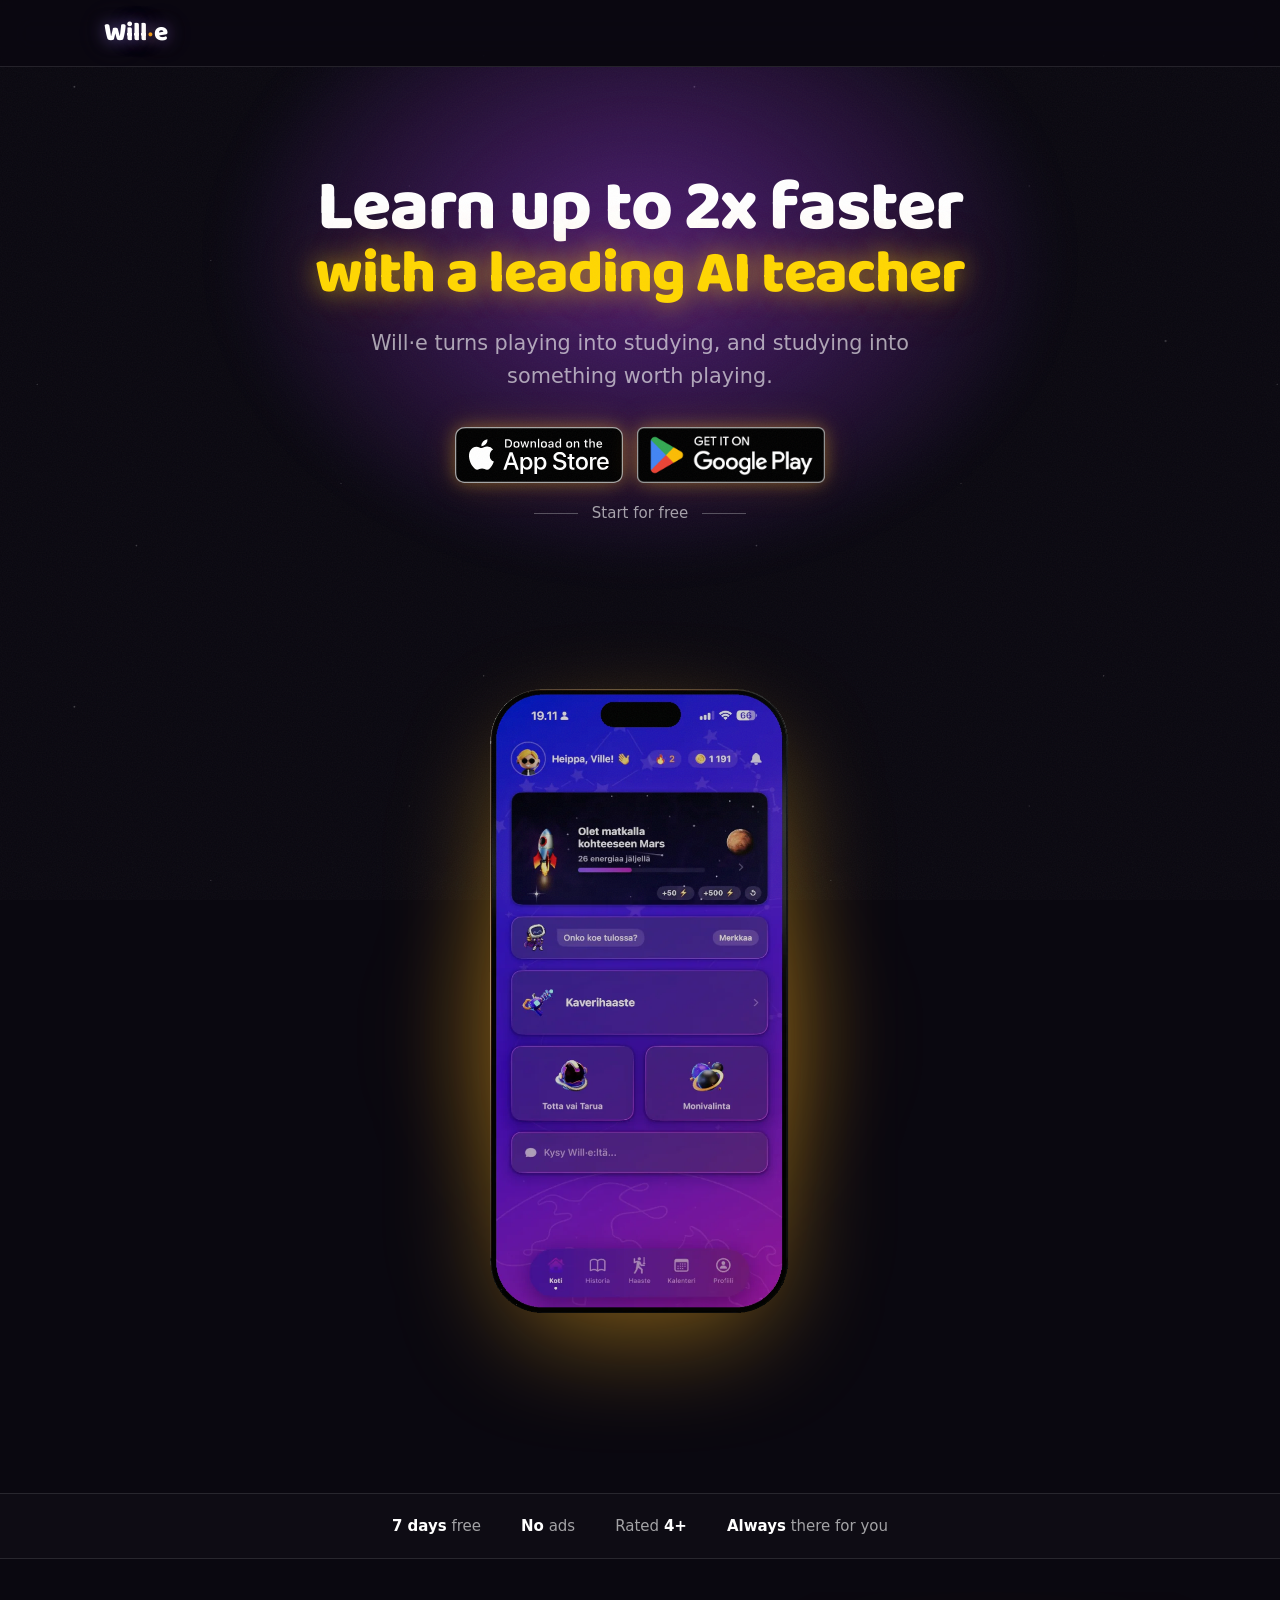
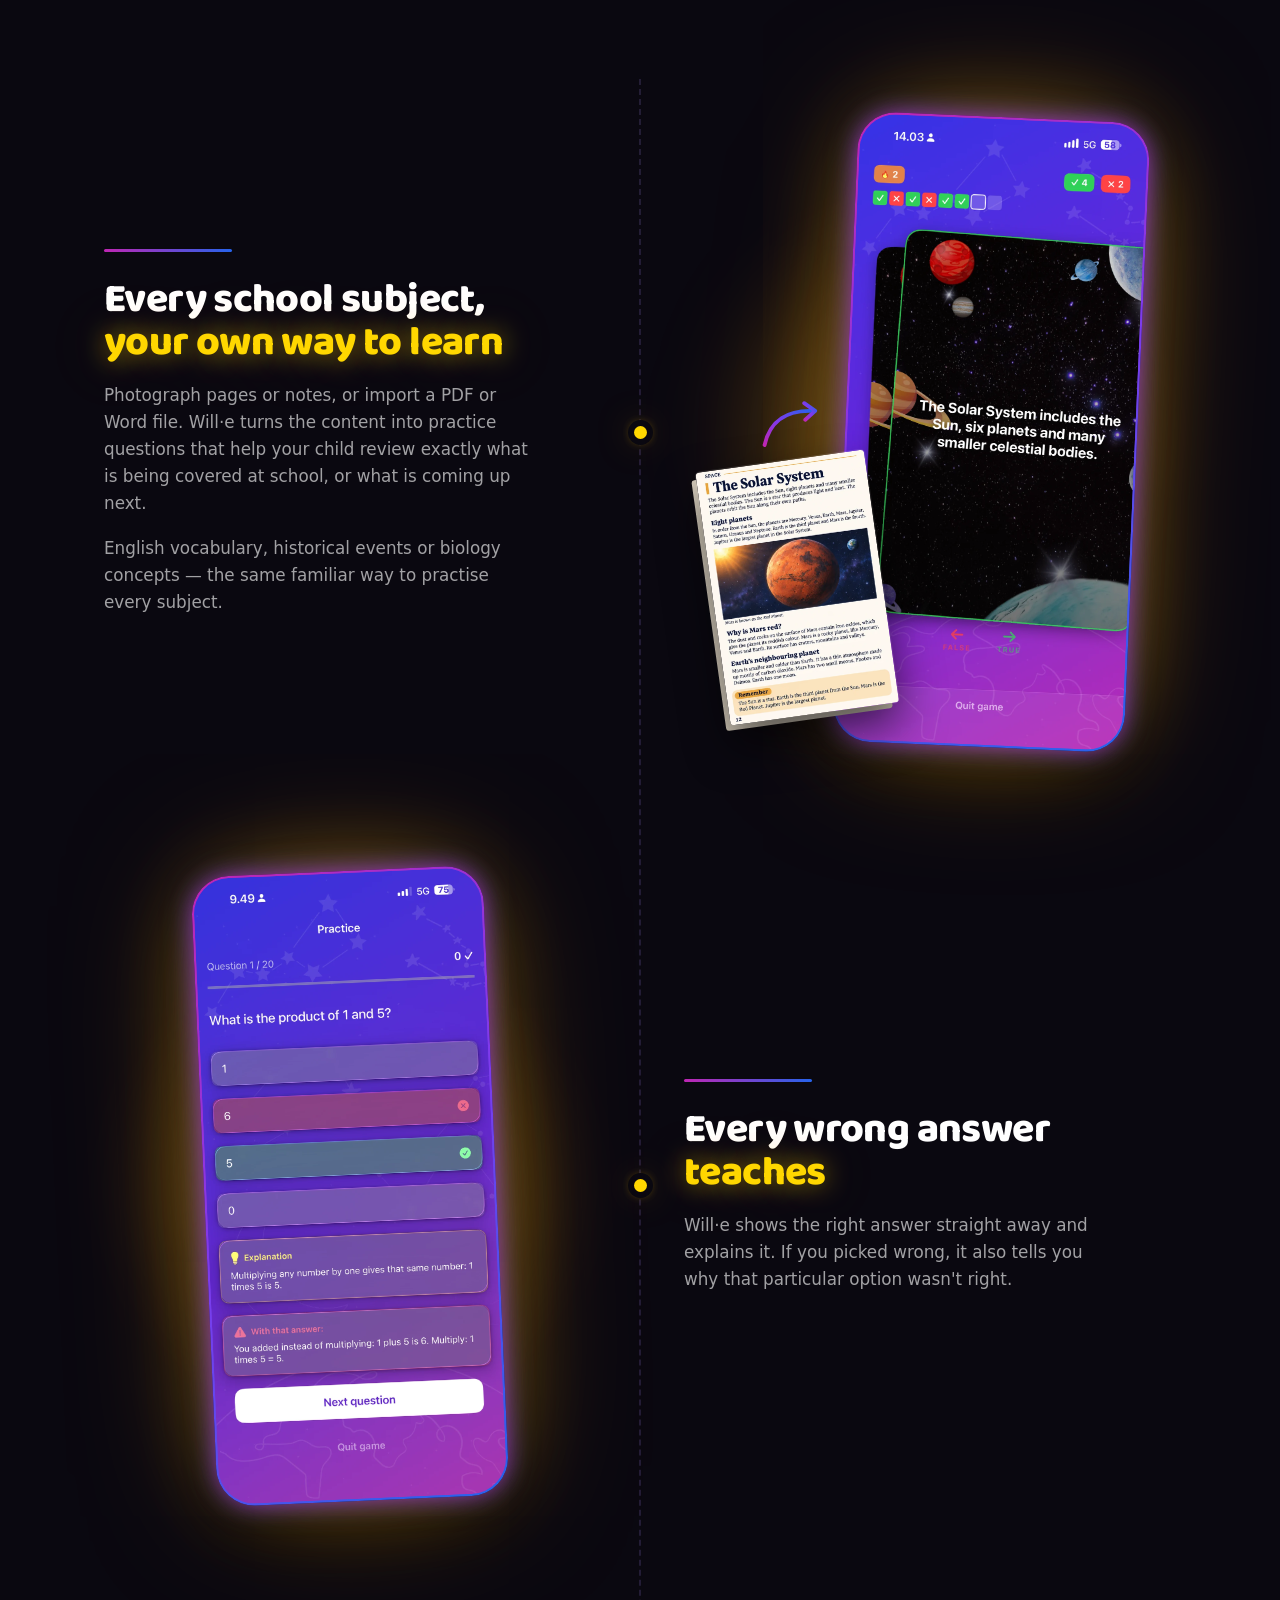
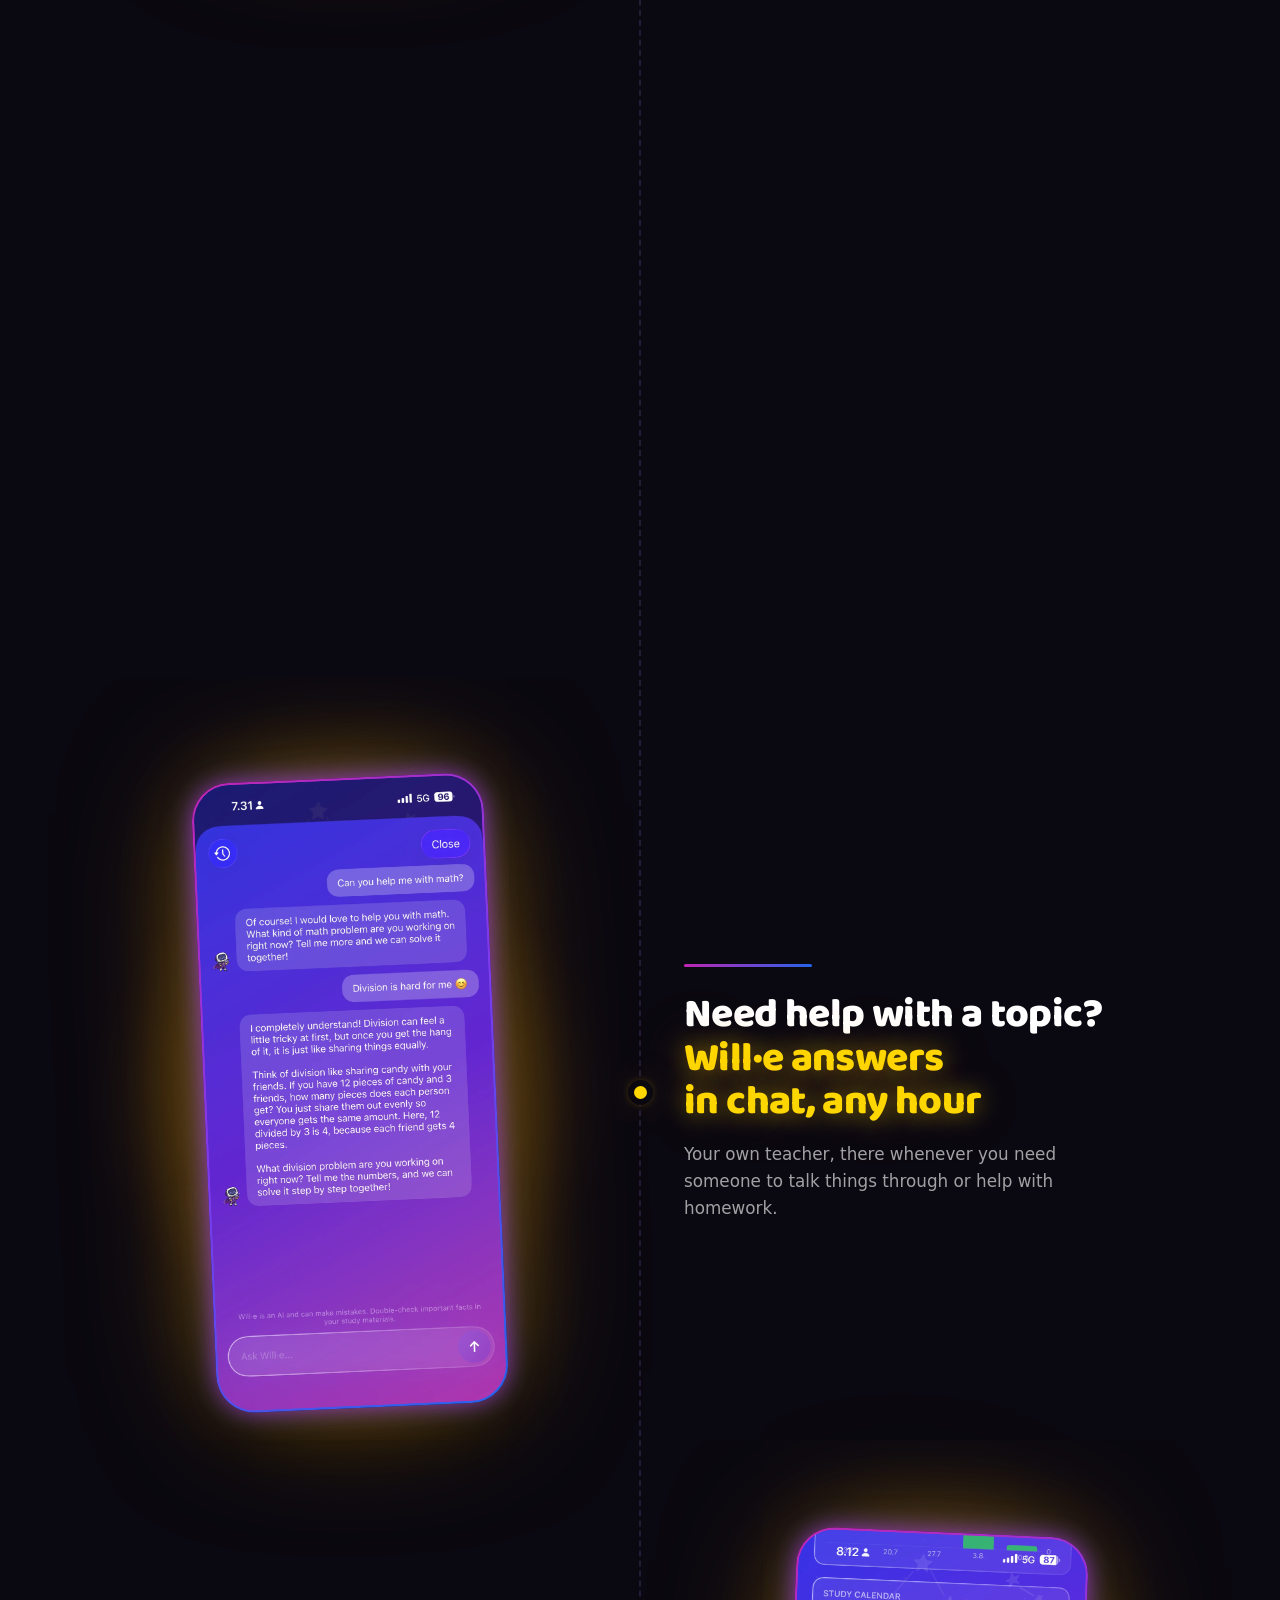
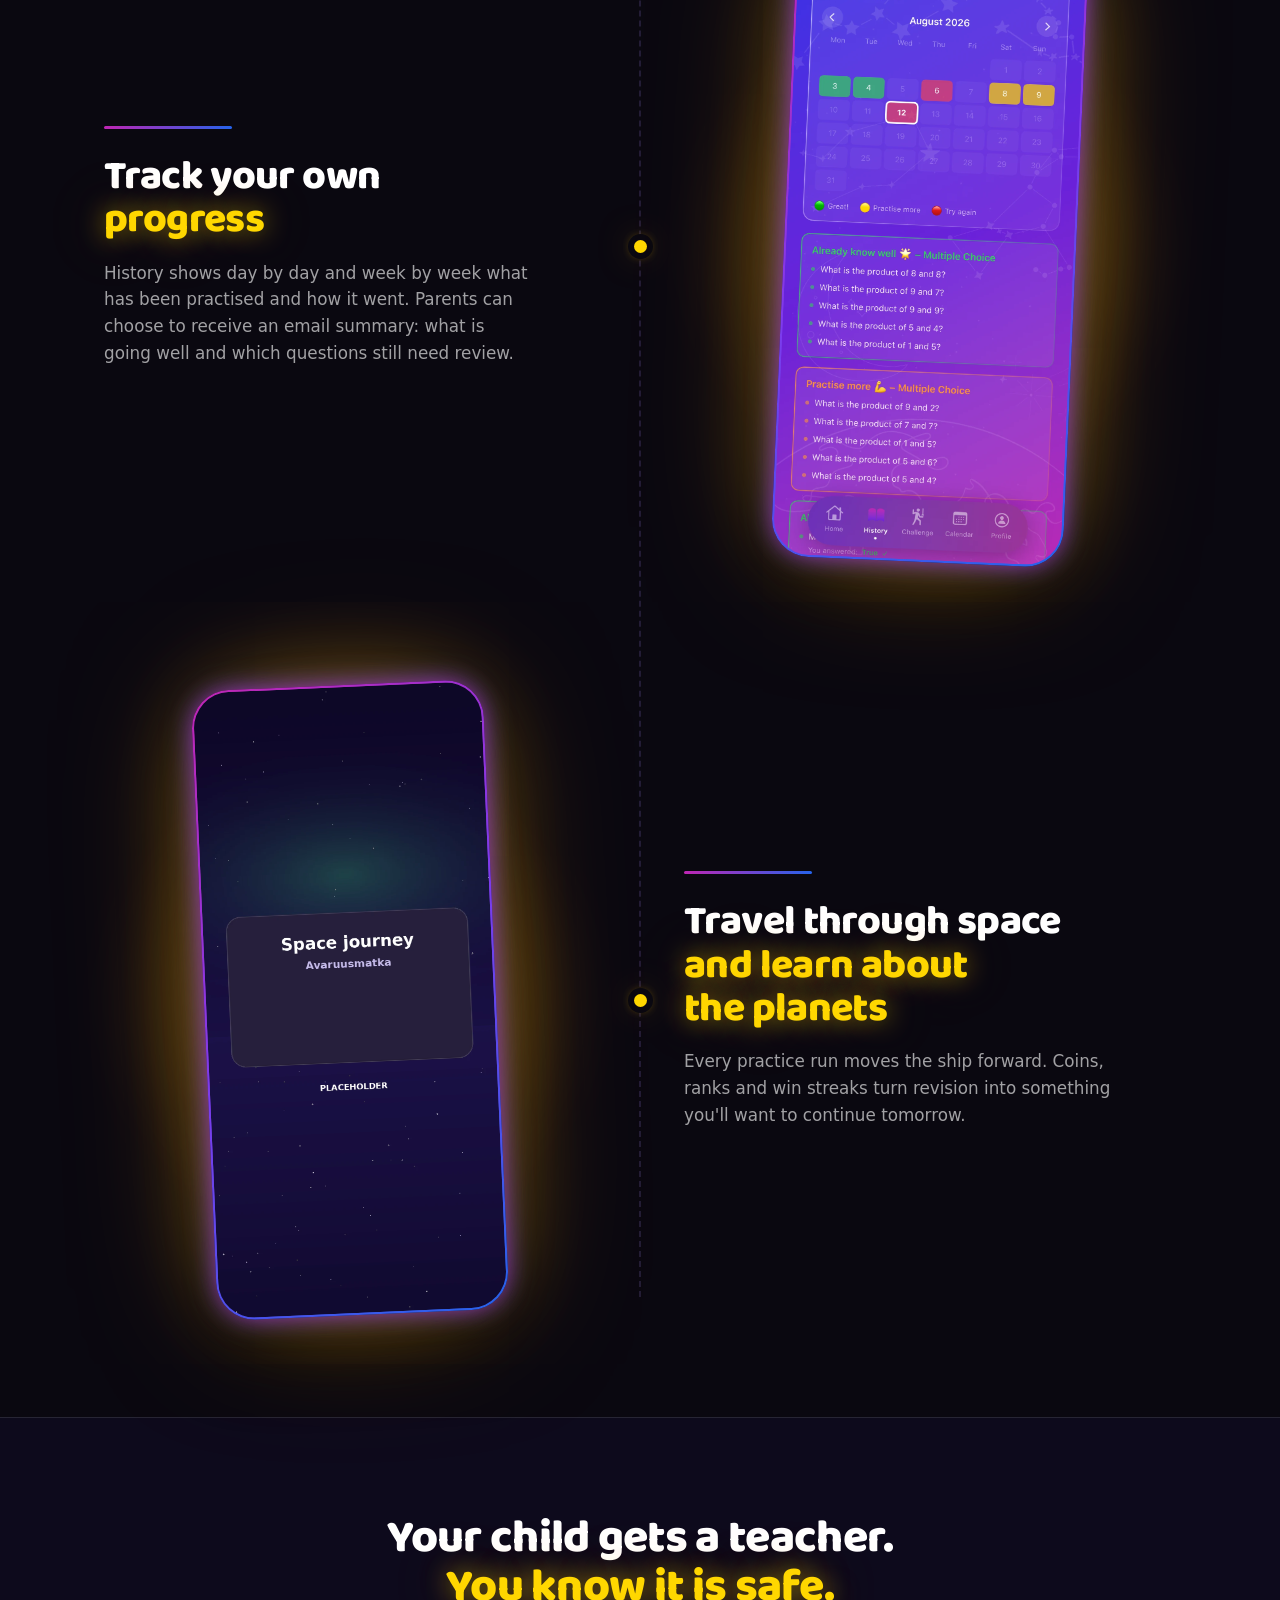
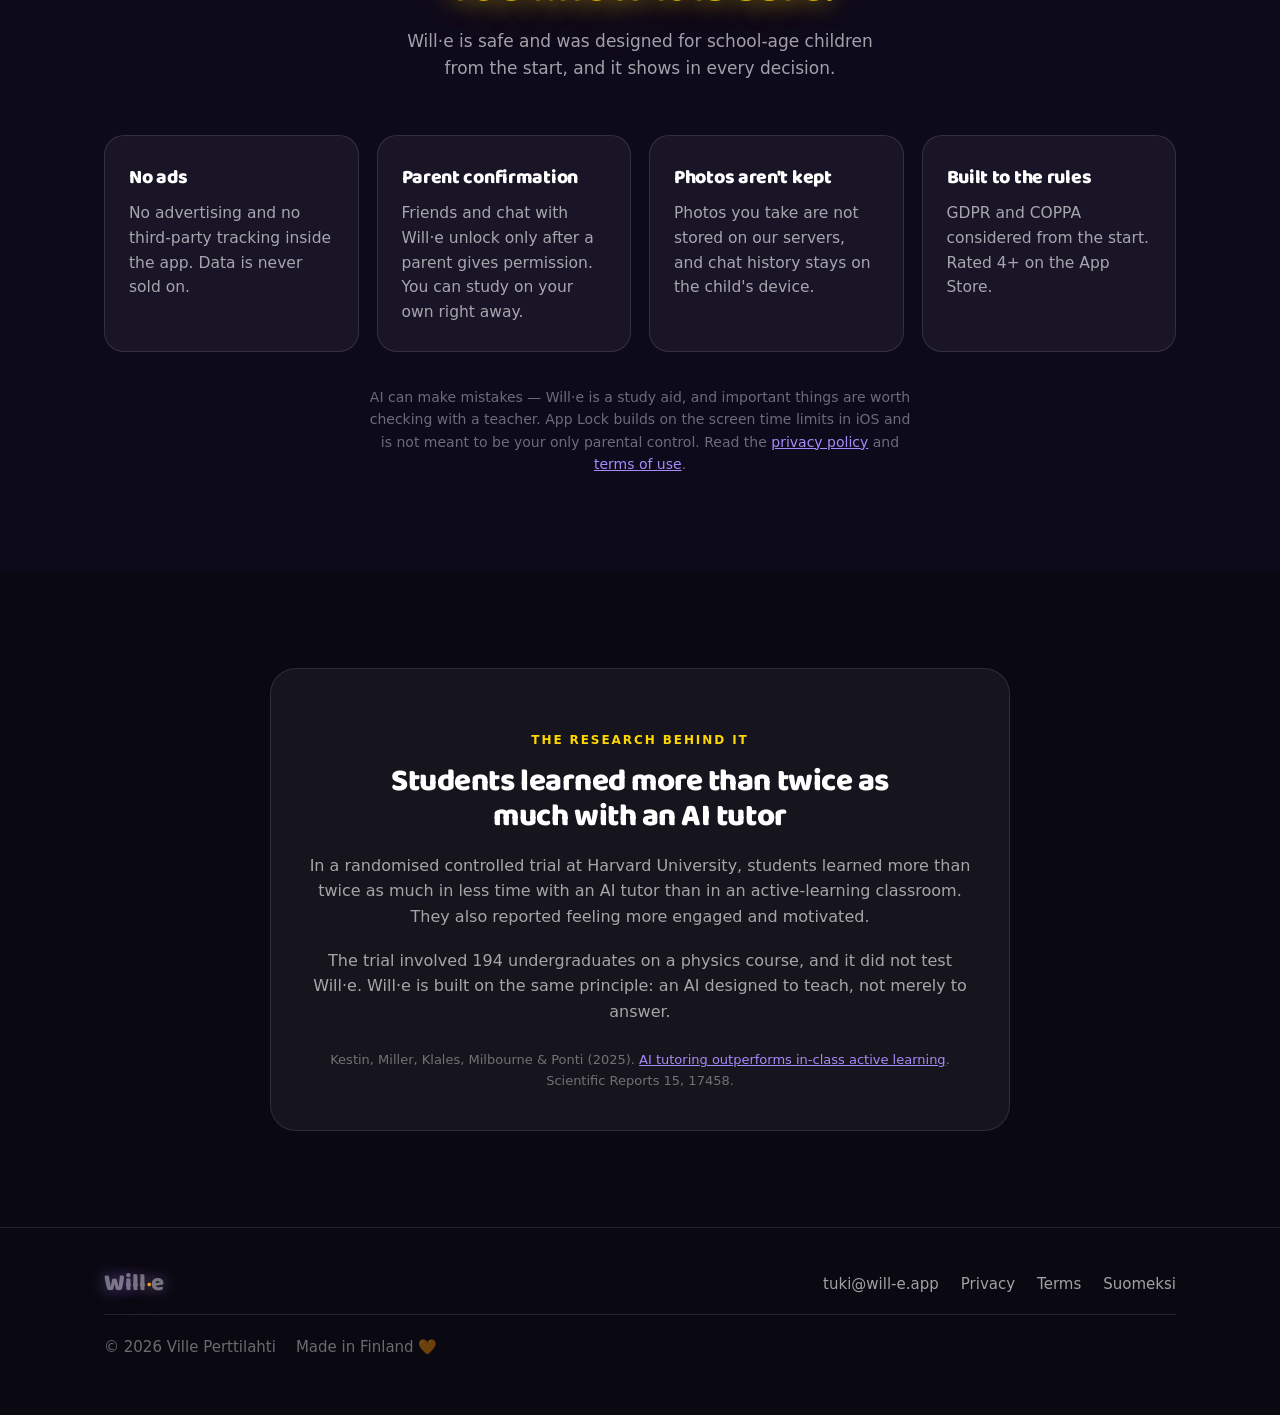
<file: index.html>
<!DOCTYPE html>
<html lang="fi">
<head>
<meta charset="utf-8">
<meta name="viewport" content="width=device-width, initial-scale=1">

<script>
/* Kieliohjaus. Ajetaan <head>:ssä ennen renderöintiä, jotta suomenkielinen
   sivu ei välähdä englanninkieliselle kävijälle.

   Järjestys on tarkoituksellinen — käyttäjän oma valinta voittaa aina:
     1. ?lang= osoitteessa  -> ei ohjata (testaus, jaettavat linkit)
     2. aiempi FI/EN-valinta -> noudatetaan sitä
     3. ei valintaa          -> katsotaan selaimen kieli
   Tämä skripti on vain suomenkielisellä juurisivulla. /en/ ei ohjaa
   koskaan mihinkään, joten silmukkaa ei voi syntyä. */
(function () {
  try {
    if (location.search.indexOf("lang=") !== -1) return;
    var valinta = null;
    try { valinta = localStorage.getItem("wille-kieli"); } catch (e) {}
    if (valinta === "fi") return;
    if (valinta === "en") { location.replace("/en/"); return; }
    var kieli = (navigator.language || "").toLowerCase();
    if (kieli.indexOf("fi") !== 0) location.replace("/en/");
  } catch (e) {}
})();
</script>


<title>Will·e – tekoälyopettaja peruskoululaisille</title>
<meta name="description" content="Will·e tekee koealueesta harjoituskysymyksiä ja kaverihaasteita. Kuvaa, pelaa, haasta kaveri. Peruskoulun 1.–9. luokille. Ensimmäinen viikko ilmaiseksi.">
<link rel="canonical" href="https://will-e.app/">
<link rel="alternate" hreflang="fi" href="https://will-e.app/">
<link rel="alternate" hreflang="en" href="https://will-e.app/en/">
<link rel="alternate" hreflang="x-default" href="https://will-e.app/">

<meta property="og:type" content="website">
<meta property="og:site_name" content="Will·e">
<meta property="og:locale" content="fi_FI">
<meta property="og:url" content="https://will-e.app/">
<meta property="og:title" content="Will·e – tekoälyopettaja peruskoululaisille">
<meta property="og:description" content="Will·e muuttaa opiskelun peliksi. Harjoituskysymykset, kaverihaasteet ja oma opettaja ympäri vuorokauden. Ensimmäinen viikko ilmaiseksi.">
<meta property="og:image" content="https://will-e.app/assets/og-image.png">
<meta property="og:image:width" content="1200">
<meta property="og:image:height" content="630">
<meta name="twitter:card" content="summary_large_image">
<meta name="theme-color" content="#0B0620">

<link rel="icon" href="assets/icon.png">
<link rel="apple-touch-icon" href="assets/icon.png">

<link rel="preconnect" href="https://fonts.googleapis.com">
<link rel="preconnect" href="https://fonts.gstatic.com" crossorigin>
<link href="https://fonts.googleapis.com/css2?family=Baloo+2:wght@600;700;800&display=swap" rel="stylesheet">
<link rel="stylesheet" href="assets/style.css?v=33">
<script type="application/ld+json">
{
  "@context": "https://schema.org",
  "@type": "MobileApplication",
  "name": "Will\u00b7e",
  "url": "https://will-e.app/",
  "applicationCategory": "EducationalApplication",
  "operatingSystem": "iOS",
  "inLanguage": ["fi", "en", "sv"],
  "audience": {
    "@type": "EducationalAudience",
    "educationalRole": "student"
  },
  "author": {
    "@type": "Person",
    "name": "Ville Perttilahti"
  },
  "offers": {
    "@type": "Offer",
    "price": "12.99",
    "priceCurrency": "EUR",
    "description": "Will\u00b7e Pro, kuukausitilaus. Ensimm\u00e4inen viikko ilmaiseksi."
  }
}
</script>
</head>

<body>
<div class="starfield" aria-hidden="true"></div>
<div class="grain" aria-hidden="true"></div>

<!-- ====================== YLÄPALKKI ====================== -->
<header class="site-header">
  <div class="wrap">
    <a class="brand" href="/" aria-label="Will·e – etusivu">
      <span class="logo"><span class="word">Will</span><span class="dot">·</span><span class="word">e</span></span>
    </a>

    <span class="header-spacer"></span>
  </div>
</header>

<main>

  <!-- ====================== HERO ====================== -->
  <section class="hero">
    <div class="wrap">

      <h1 class="reveal">Opi jopa 2x nopeammin<em>Johtavan tekoälyopettajan kanssa</em></h1>

      <p class="lead reveal">
        Will·e muuttaa pelaamisen opiskeluksi ja opiskelun hauskaksi pelaamiseksi.
      </p>

      <div class="store-badges reveal">
        <a class="store-badge" href="https://apps.apple.com/app/id6776587160" rel="noopener">
          <img src="assets/badges/appstore-fi.svg" height="56" alt="Lataa App Storesta">
        </a>
        <a class="store-badge" href="https://play.google.com/store/apps/details?id=fi.wille.wille" rel="noopener">
          <img src="assets/badges/googleplay-fi.png" height="56" alt="Lataa se Google Playsta">
        </a>
      </div>
      <p class="store-tagline reveal"><span>Aloita ilmaiseksi</span></p>

      <div class="hero-figure hero-figure--anim glow-wrap reveal">
        <canvas class="hero-canvas" width="912" height="1808" aria-hidden="true"></canvas>
        <img class="hero-fallback" src="assets/hero/hero-poster.webp"
             width="912" height="1808" alt="Will·e-sovelluksen etusivu iPhonessa">
        <video class="hero-video" autoplay muted playsinline preload="auto"
               aria-hidden="true" tabindex="-1">
          <source src="assets/hero/hero.mp4" type="video/mp4">
        </video>
      </div>
    </div>
  </section>

  <!-- ====================== FAKTANAUHA ====================== -->
  <div class="factbar">
    <div class="wrap">
      <span><b>7 vuorokautta</b> ilmaiseksi</span>
      <span><b>Ei</b> mainoksia</span>
      <span>Ikäraja <b>4+</b></span>
      <span><b>Aina</b> apunasi</span>
    </div>
  </div>

  <!-- ====================== OMINAISUUDET ====================== -->
  <!-- Pysäkkiviiva kulkee lohkojen välissä: sivu on matka, kuten apin
       avaruuskarttakin. Piilotetaan kapealla näytöllä. -->
  <section class="features wrap">

    <article class="feature feature--book reveal">
      <span class="stop" aria-hidden="true"></span>
      <div class="feature-text">
        <span class="rule" aria-hidden="true"></span>
        <h2>Kaikki kouluaineet,<em>oma tapa oppia</em></h2>
        <p>
          Kuvaa sivuja tai muistiinpanoja, tai tuo PDF- tai Word-tiedosto. Will·e tekee sisällöstä harjoituskysymyksiä, joiden avulla lapsi kertaa juuri koulussa käsiteltäviä tai tulevia asioita.
        </p>
        <p>
          Englannin sanoja, historian tapahtumia tai biologian käsitteitä — sama tuttu tapa harjoitella eri oppiaineita.
        </p>
      </div>
      <div class="feature-shot feature-shot--book glow-wrap">
        <div class="book-stage">
        <span class="shot">
          <img src="assets/shots/fi/tvt.webp" width="645" height="1401"
             alt="Totta vai tarua -pelinäkymä, jossa kysymys aurinkokunnasta" loading="lazy">
        </span>
        <img class="book-page" src="assets/shots/fi/book.webp" width="560" height="840"
             alt="Oppikirjan sivu aurinkokunnasta" loading="lazy">
        <svg class="book-arrow" viewBox="0 0 120 90" aria-hidden="true">
            <defs><linearGradient id="ba-fi" x1="0" y1="1" x2="1" y2="0">
              <stop offset="0" stop-color="#BF26B3"/><stop offset=".5" stop-color="#7D3BED"/><stop offset="1" stop-color="#2663EB"/></linearGradient></defs>
            <path d="M8 80 C 18 34, 52 16, 96 18" fill="none" stroke="url(#ba-fi)" stroke-width="7" stroke-linecap="round"/>
            <path d="M80 4 L 100 18 L 82 34" fill="none" stroke="url(#ba-fi)" stroke-width="7" stroke-linecap="round" stroke-linejoin="round"/>
          </svg>
        </div>
      </div>
    </article>
    <article class="feature reveal">
      <span class="stop" aria-hidden="true"></span>
      <div class="feature-text">
        <span class="rule" aria-hidden="true"></span>
        <h2>Jokainen väärä vastaus<em>opettaa</em></h2>
        <p>
          Will·e näyttää heti oikean vastauksen ja selittää sen. Jos valitsit
          väärin, se kertoo lisäksi miksi juuri se vaihtoehto ei ollut oikea.
        </p>
      </div>
      <div class="feature-shot glow-wrap">
        <span class="shot">
          <img src="assets/shots/fi/multi.webp" width="645" height="1398"
             alt="Monivalintapeli selityksineen" loading="lazy">
        </span>
      </div>
    </article>
    <article class="feature reveal">
      <span class="stop" aria-hidden="true"></span>
      <div class="feature-text">
        <span class="rule" aria-hidden="true"></span>
        <h2>Ruutuaika ansaitaan<em>oppimalla</em></h2>
        <p>
          Will·e pitää valitut sovellukset kiinni, kunnes harjoittelu on tehty. Vanhempi valitsee sovellukset, lapsi avaa ne itse opiskelemalla.
        </p>
      </div>
      <div class="feature-shot glow-wrap">
        <span class="shot">
          <img src="assets/shots/fi/applock.webp" width="645" height="1398"
             alt="App Lock -näkymä" loading="lazy">
        </span>
      </div>
    </article>
    <article class="feature reveal">
      <span class="stop" aria-hidden="true"></span>
      <div class="feature-text">
        <span class="rule" aria-hidden="true"></span>
        <h2>Tarvitsetko tukea oppimiseen?<em>Will·e auttaa chatissa ympäri vuorokauden</em></h2>
        <p>
          Sinulla on käytössäsi oma opettaja aina kun tarvitset juttukaveria tai apua läksyissä.
        </p>
      </div>
      <div class="feature-shot glow-wrap">
        <span class="shot">
          <img src="assets/shots/fi/chat.webp" width="645" height="1398"
             alt="Will·e-chat sovelluksessa" loading="lazy">
        </span>
      </div>
    </article>
    <article class="feature reveal">
      <span class="stop" aria-hidden="true"></span>
      <div class="feature-text">
        <span class="rule" aria-hidden="true"></span>
        <h2>Seuraa omaa<em>oppimista</em></h2>
        <p>
          Historia näyttää päivä- ja viikkotasolla, mitä on harjoiteltu ja miten meni. Vanhempi saa halutessaan sähköpostiinsa yhteenvedon: mikä sujuu vahvasti ja mitkä kysymykset kaipaavat vielä kertausta.
        </p>
      </div>
      <div class="feature-shot glow-wrap">
        <span class="shot">
          <img src="assets/shots/fi/history.webp" width="645" height="1398"
             alt="Opiskeluhistoria ja kalenterinäkymä" loading="lazy">
        </span>
      </div>
    </article>
    <article class="feature reveal">
      <span class="stop" aria-hidden="true"></span>
      <div class="feature-text">
        <span class="rule" aria-hidden="true"></span>
        <h2>Matkaa avaruudessa<em>ja opi planeetoista</em></h2>
        <p>
          Jokainen harjoituskerta vie eteenpäin. Kolikot, arvoasteikko ja voittoputki tekevät kertaamisesta jotain, mitä haluat jatkaa huomennakin.
        </p>
      </div>
      <div class="feature-shot glow-wrap">
        <span class="shot">
          <img src="assets/shots/fi/space.webp" width="645" height="1398"
             alt="Avaruusmatkan karttanäkymä" loading="lazy">
        </span>
      </div>
    </article>

  </section>

  <!-- ====================== VANHEMMILLE ====================== -->
  <section class="parents">
    <div class="wrap">
      <div class="section-head reveal">
        <h2>Lapsi saa oman opettajan.<em>Sinä tiedät että se on turvallinen.</em></h2>
        <p>Will·e on turvallinen ja suunniteltu alusta lähtien peruskouluikäisille, ja se näkyy jokaisessa ratkaisussa.</p>
      </div>

      <div class="cards">
        <div class="card reveal">
          <h3>Ei mainoksia</h3>
          <p>Sovelluksessa ei ole mainoksia eikä ulkopuolisia seurantatyökaluja.
             Tietoja ei myydä eteenpäin.</p>
        </div>
        <div class="card reveal">
          <h3>Vanhemman vahvistus</h3>
          <p>Kaverit ja Will·e keskustelu aukeavat vasta kun vanhempi on antanut luvan. Yksin voit kuitenkin opiskella heti.</p>
        </div>
        <div class="card reveal">
          <h3>Kuvat eivät jää talteen</h3>
          <p>Koealueen kuvia ei tallenneta palvelimelle, ja keskusteluhistoria pysyy vain lapsen laitteessa.</p>
        </div>
        <div class="card reveal">
          <h3>Sääntöjen mukaan</h3>
          <p>GDPR ja COPPA on huomioitu alusta asti. App Storen ikäraja on 4+.</p>
        </div>
      </div>

      <p class="fineprint reveal">
        Tekoäly voi tehdä virheitä — Will·e on harjoittelun apuväline, ja tärkeät tiedot kannattaa tarkistaa opettajalta. App Lock hyödyntää iOS:n ruutuaikarajoituksia,
        eikä sitä ole tarkoitettu ainoaksi lapsilukoksi.
        Lue <a href="/tietosuoja.html">tietosuojaseloste</a> ja
        <a href="/kayttoehdot.html">käyttöehdot</a>.
      </p>
    </div>
  </section>

  <!-- ====================== TUTKIMUS ====================== -->
  <section class="research" id="tutkimus">
    <div class="wrap">
      <div class="research-card reveal">
        <p class="block-label">Tutkimus taustalla</p>
        <h2>Tekoälyopettajan kanssa opittiin yli kaksi kertaa enemmän</h2>
        <p>
          Harvardin yliopistossa tehdyssä satunnaistetussa vertailukokeessa
          opiskelijat oppivat tekoälyopettajan kanssa yli kaksi kertaa enemmän
          ja lyhyemmässä ajassa kuin luokkahuoneen aktiivisessa opetuksessa.
          He kokivat myös olevansa motivoituneempia.
        </p>
        <p>
          Koe tehtiin 194 yliopisto-opiskelijalle fysiikan kurssilla, eikä siinä
          tutkittu Will·eä. Will·e on rakennettu samalle periaatteelle: tekoäly,
          joka on suunniteltu opettamaan eikä vain vastaamaan.
        </p>
        <p class="citation">
          Kestin, Miller, Klales, Milbourne &amp; Ponti (2025).
          <a href="https://doi.org/10.1038/s41598-025-97652-6" target="_blank" rel="noopener">AI
          tutoring outperforms in-class active learning</a>. Scientific Reports 15, 17458.
        </p>
      </div>
    </div>
  </section>

</main>

<!-- ====================== ALATUNNISTE ====================== -->
<footer class="site-footer">
  <div class="wrap">
    <span class="logo"><span class="word">Will</span><span class="dot">·</span><span class="word">e</span></span>

    <nav class="footer-links" aria-label="Alatunniste">
      <a href="mailto:tuki@will-e.app">tuki@will-e.app</a>
      <a href="/tietosuoja.html">Tietosuoja</a>
      <a href="/kayttoehdot.html">Käyttöehdot</a>
      <a href="/en/" hreflang="en">In English</a>
    </nav>

    <div class="footer-legal">
      <span>© <span data-year>2026</span> Ville Perttilahti</span>
      <span>Tehty Suomessa 🧡</span>
    </div>
  </div>
</footer>

<script src="assets/site.js?v=33"></script>
</body>
</html>
</file>
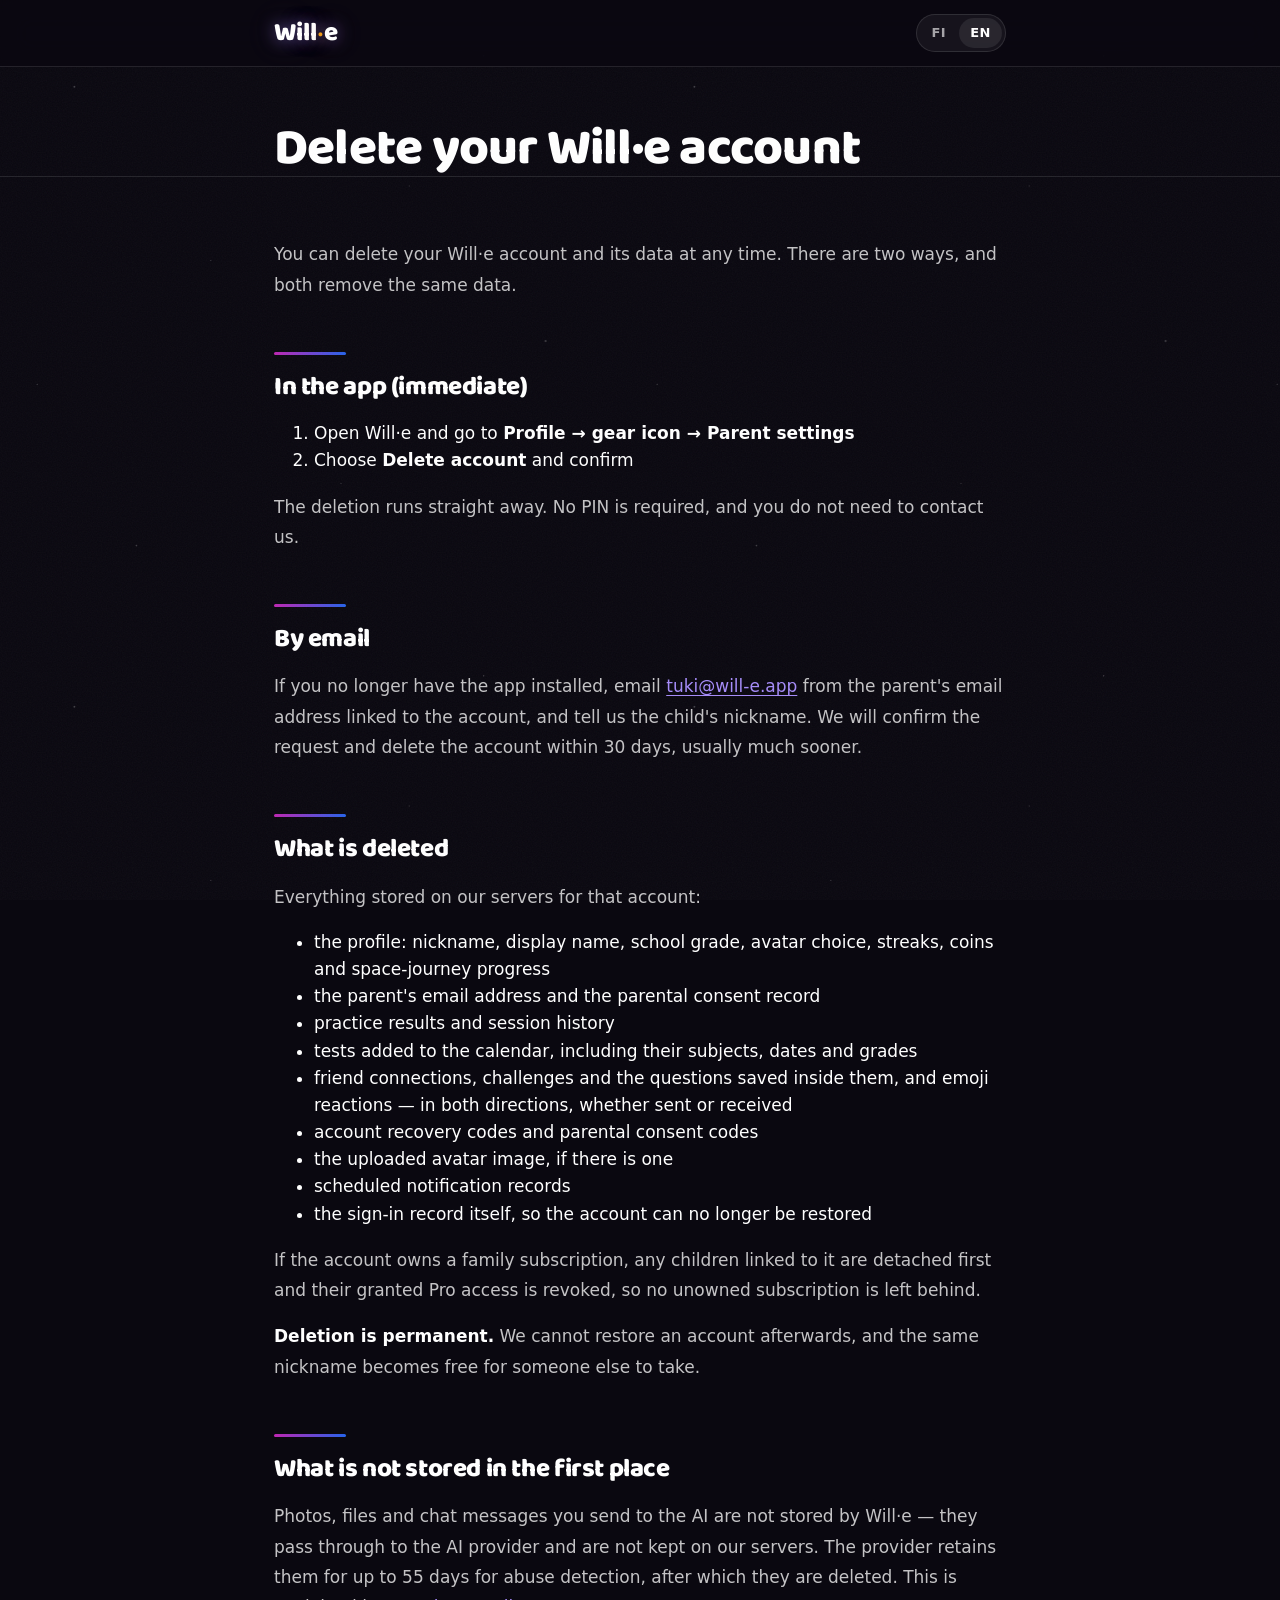
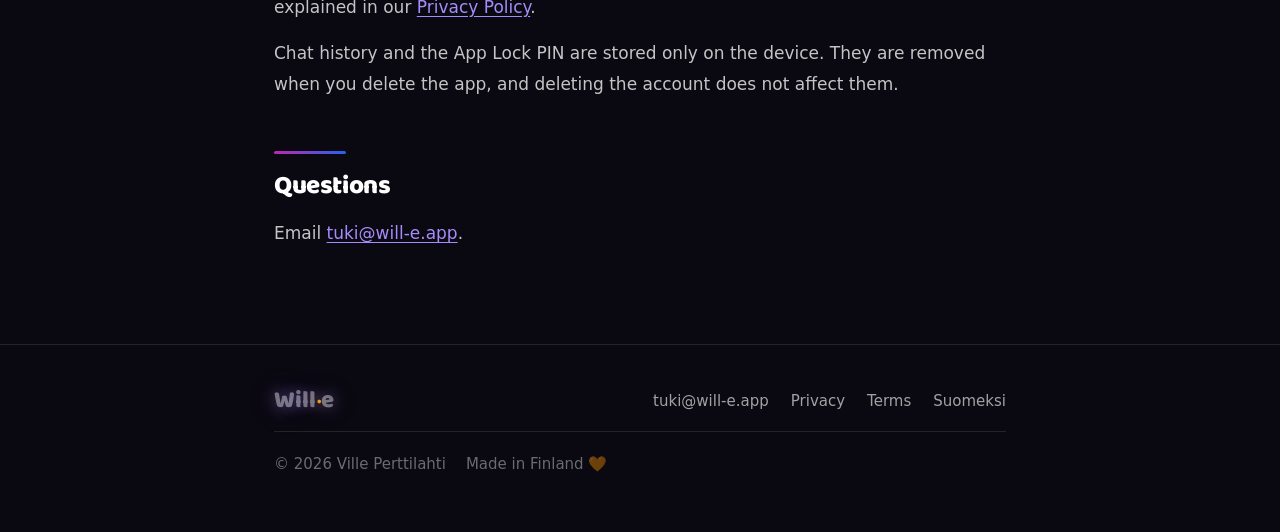
<file: delete-account/index.html>
<!DOCTYPE html>
<html lang="en">
<head>
<meta charset="utf-8">
<meta name="viewport" content="width=device-width, initial-scale=1">

<title>Delete your Will·e account</title>
<meta name="description" content="How to delete your Will·e account and its data, in the app or by email. Includes what is deleted and what is never stored in the first place.">
<link rel="canonical" href="https://will-e.app/delete-account/">
<link rel="alternate" hreflang="fi" href="https://will-e.app/poista-tili/">
<link rel="alternate" hreflang="en" href="https://will-e.app/delete-account/">
<link rel="alternate" hreflang="x-default" href="https://will-e.app/poista-tili/">
<meta name="theme-color" content="#0A0810">
<meta name="robots" content="index, follow">

<meta property="og:type" content="website">
<meta property="og:locale" content="en_GB">
<meta property="og:url" content="https://will-e.app/delete-account/">
<meta property="og:title" content="Delete your Will·e account">
<meta property="og:description" content="How to delete your Will·e account and its data, in the app or by email.">
<meta property="og:image" content="https://will-e.app/assets/og-image-en.png">
<meta name="twitter:card" content="summary_large_image">

<link rel="icon" href="/assets/icon.png">
<link rel="apple-touch-icon" href="/assets/icon.png">

<link rel="preconnect" href="https://fonts.googleapis.com">
<link rel="preconnect" href="https://fonts.gstatic.com" crossorigin>
<link href="https://fonts.googleapis.com/css2?family=Baloo+2:wght@600;700;800&display=swap" rel="stylesheet">
<link rel="stylesheet" href="/assets/style.css?v=33">
</head>

<body class="legal-page">
<div class="starfield" aria-hidden="true"></div>
<div class="grain" aria-hidden="true"></div>

<header class="site-header">
  <div class="wrap">
    <a class="brand" href="/en/" aria-label="Will·e – home">
      <span class="logo"><span class="word">Will</span><span class="dot">·</span><span class="word">e</span></span>
    </a>

    <span class="header-spacer"></span>

    <nav class="lang" aria-label="Language">
      <a href="/poista-tili/" hreflang="fi">FI</a>
      <a href="/delete-account/" aria-current="page" hreflang="en">EN</a>
    </nav>
  </div>
</header>

<main>

  <div class="legal-head">
    <div class="wrap">
      <h1>Delete your Will·e account</h1>
    </div>
  </div>

  <div class="legal">
    <div class="wrap">

      <p>You can delete your Will·e account and its data at any time. There are
      two ways, and both remove the same data.</p>

      <h2 id="in-the-app">In the app (immediate)</h2>

      <ol>
        <li>Open Will·e and go to <strong>Profile → gear icon → Parent
        settings</strong></li>
        <li>Choose <strong>Delete account</strong> and confirm</li>
      </ol>

      <p>The deletion runs straight away. No PIN is required, and you do not
      need to contact us.</p>

      <h2 id="by-email">By email</h2>

      <p>If you no longer have the app installed, email
      <a href="mailto:tuki@will-e.app">tuki@will-e.app</a> from the parent's
      email address linked to the account, and tell us the child's nickname. We
      will confirm the request and delete the account within 30 days, usually
      much sooner.</p>

      <h2 id="what-is-deleted">What is deleted</h2>

      <p>Everything stored on our servers for that account:</p>

      <ul>
        <li>the profile: nickname, display name, school grade, avatar choice,
        streaks, coins and space-journey progress</li>
        <li>the parent's email address and the parental consent record</li>
        <li>practice results and session history</li>
        <li>tests added to the calendar, including their subjects, dates and
        grades</li>
        <li>friend connections, challenges and the questions saved inside them,
        and emoji reactions — in both directions, whether sent or received</li>
        <li>account recovery codes and parental consent codes</li>
        <li>the uploaded avatar image, if there is one</li>
        <li>scheduled notification records</li>
        <li>the sign-in record itself, so the account can no longer be
        restored</li>
      </ul>

      <p>If the account owns a family subscription, any children linked to it
      are detached first and their granted Pro access is revoked, so no unowned
      subscription is left behind.</p>

      <p><strong>Deletion is permanent.</strong> We cannot restore an account
      afterwards, and the same nickname becomes free for someone else to
      take.</p>

      <h2 id="what-is-not-stored">What is not stored in the first place</h2>

      <p>Photos, files and chat messages you send to the AI are not stored by
      Will·e — they pass through to the AI provider and are not kept on our
      servers. The provider retains them for up to 55 days for abuse detection,
      after which they are deleted. This is explained in our
      <a href="/privacy.html">Privacy Policy</a>.</p>

      <p>Chat history and the App Lock PIN are stored only on the device. They
      are removed when you delete the app, and deleting the account does not
      affect them.</p>

      <h2 id="questions">Questions</h2>

      <p>Email <a href="mailto:tuki@will-e.app">tuki@will-e.app</a>.</p>

    </div>
  </div>

</main>

<footer class="site-footer">
  <div class="wrap">
    <span class="logo"><span class="word">Will</span><span class="dot">·</span><span class="word">e</span></span>

    <nav class="footer-links" aria-label="Footer">
      <a href="mailto:tuki@will-e.app">tuki@will-e.app</a>
      <a href="/privacy.html">Privacy</a>
      <a href="/terms.html">Terms</a>
      <a href="/poista-tili/" hreflang="fi">Suomeksi</a>
    </nav>

    <div class="footer-legal">
      <span>© <span data-year>2026</span> Ville Perttilahti</span>
      <span>Made in Finland 🧡</span>
    </div>
  </div>
</footer>

<script src="/assets/site.js?v=33"></script>
</body>
</html>
</file>
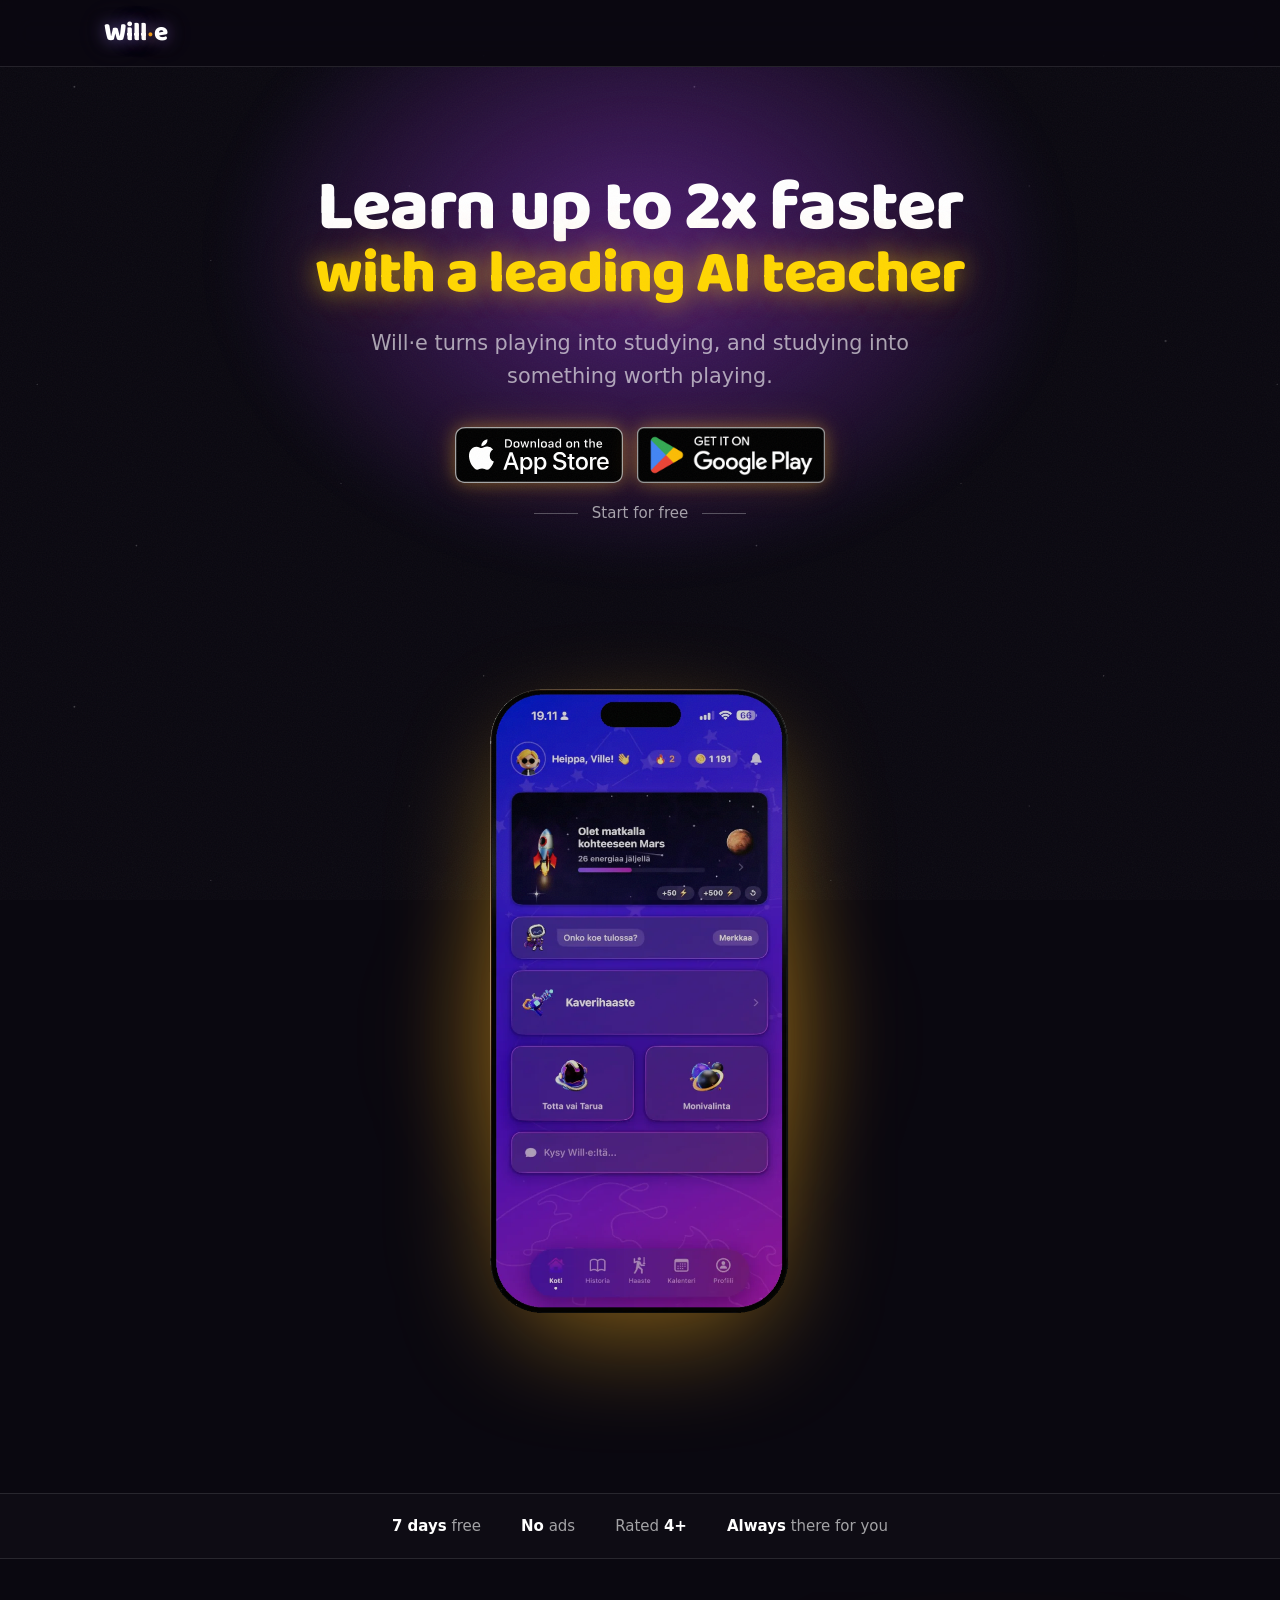
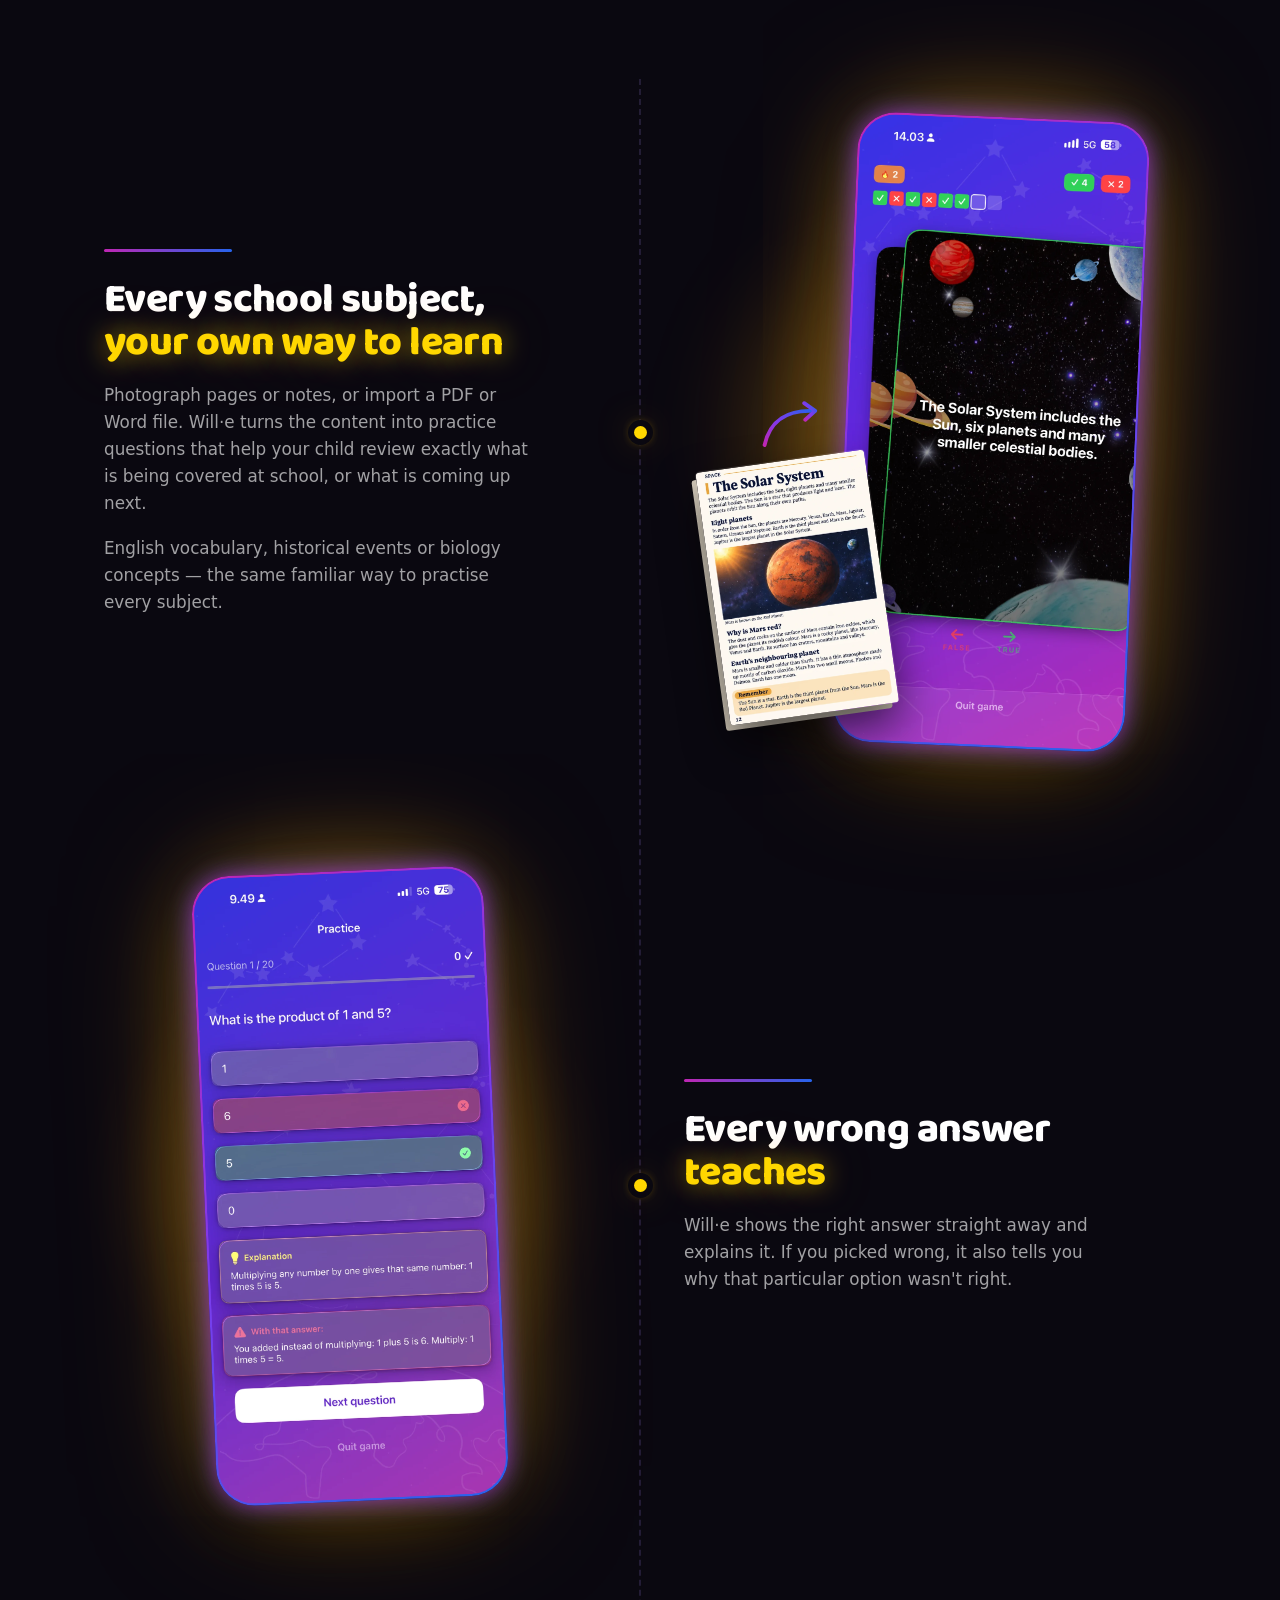
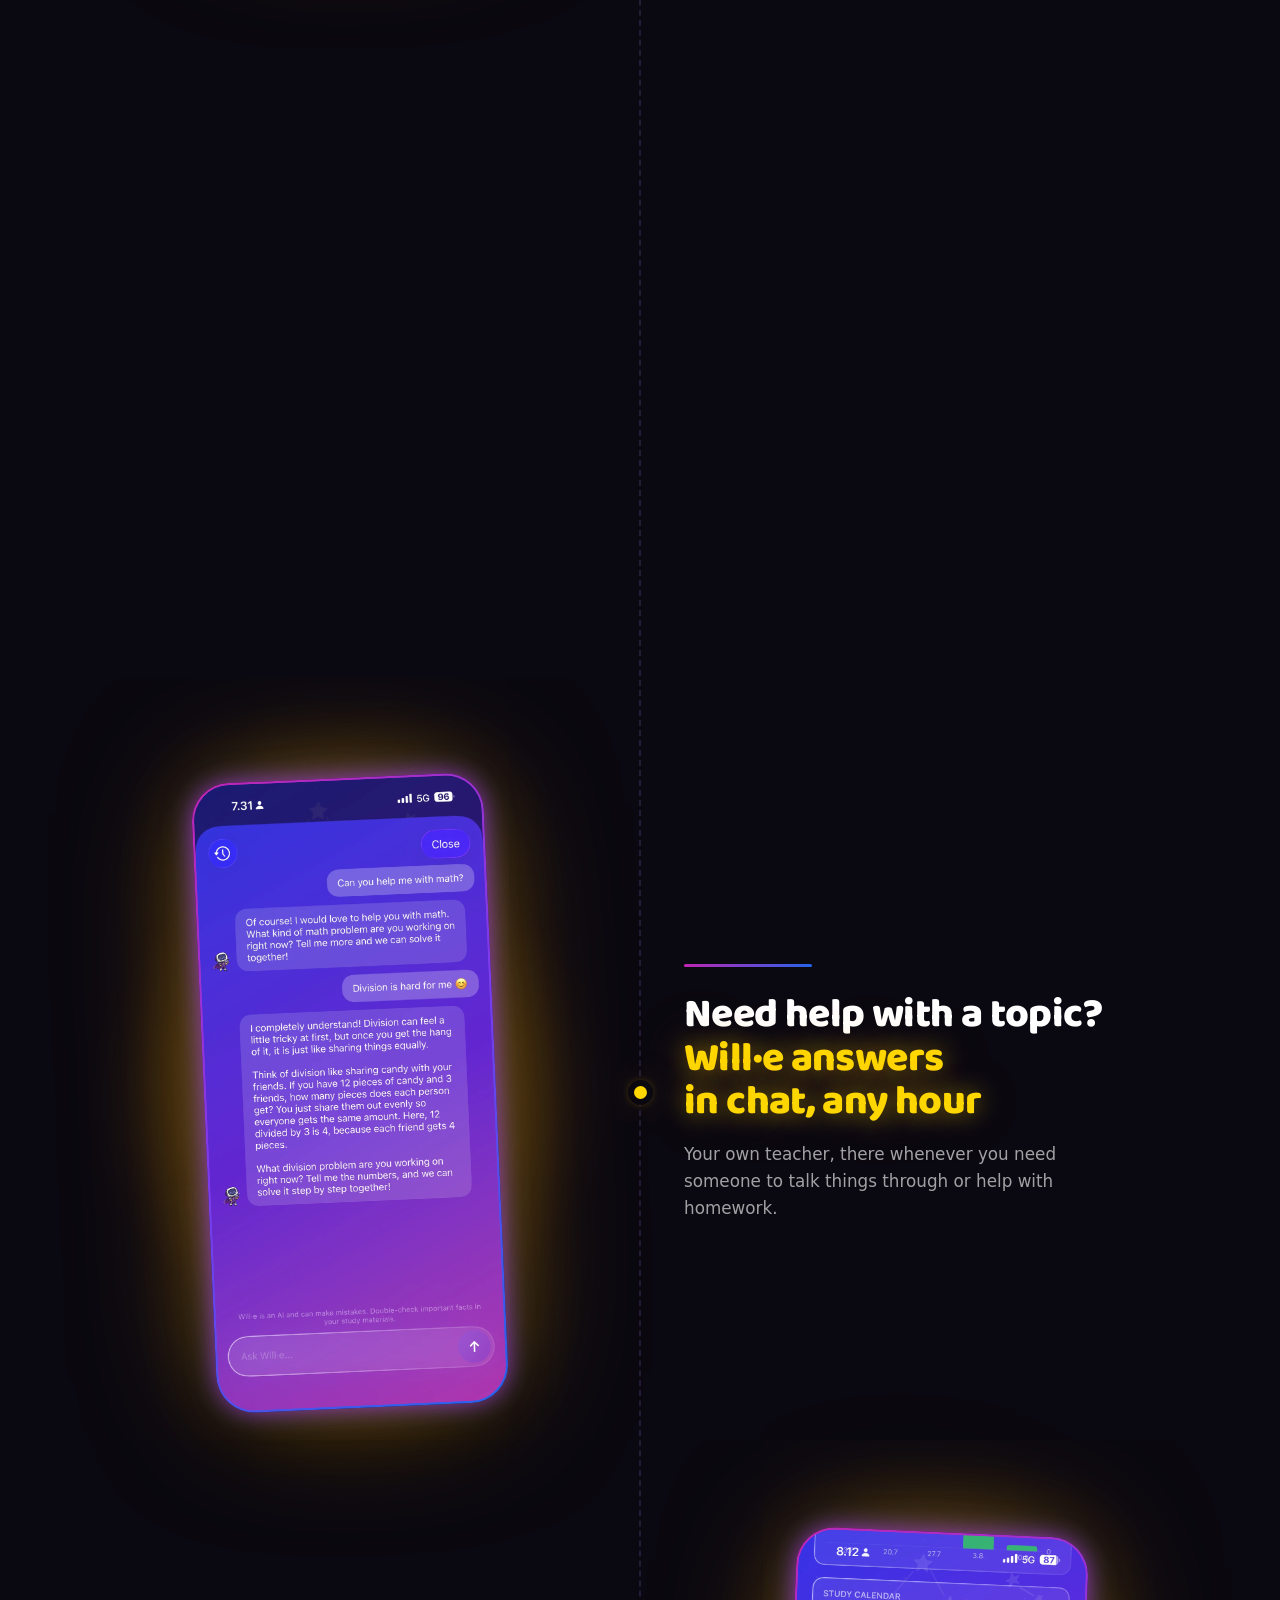
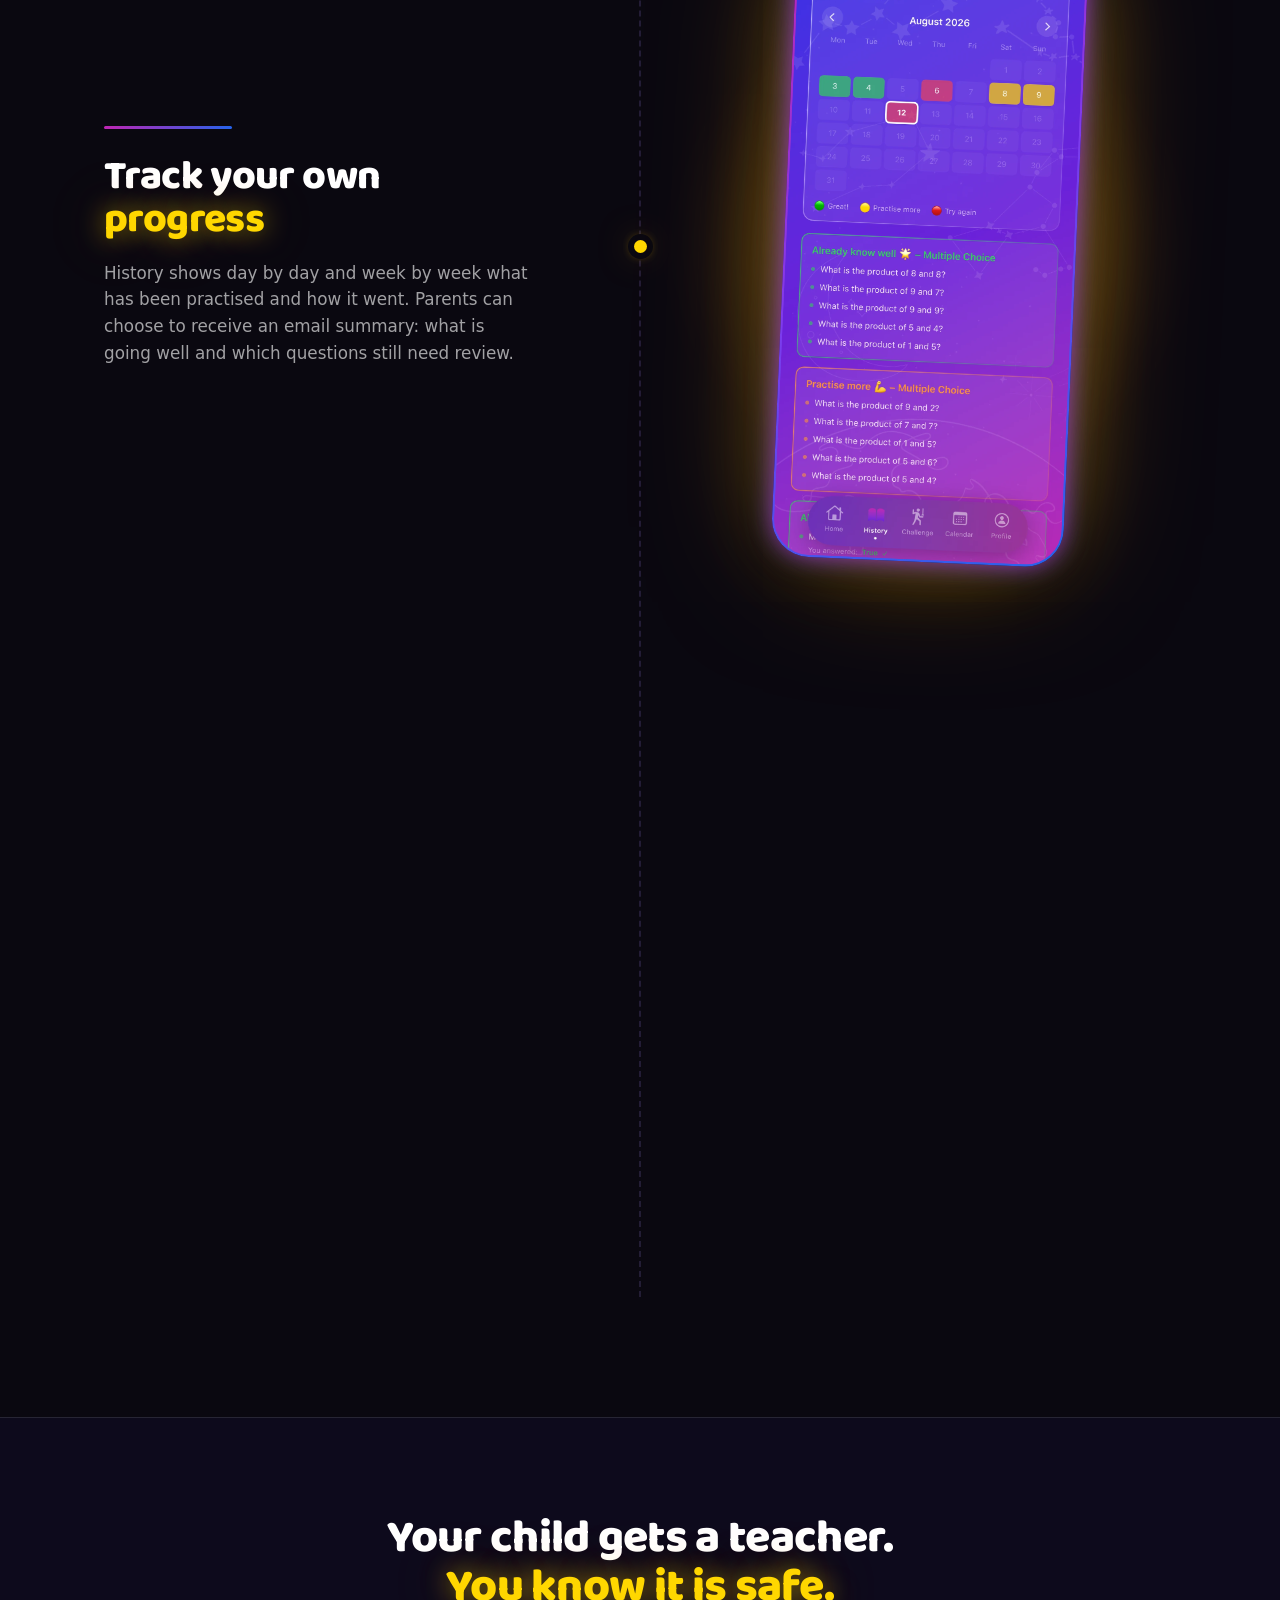
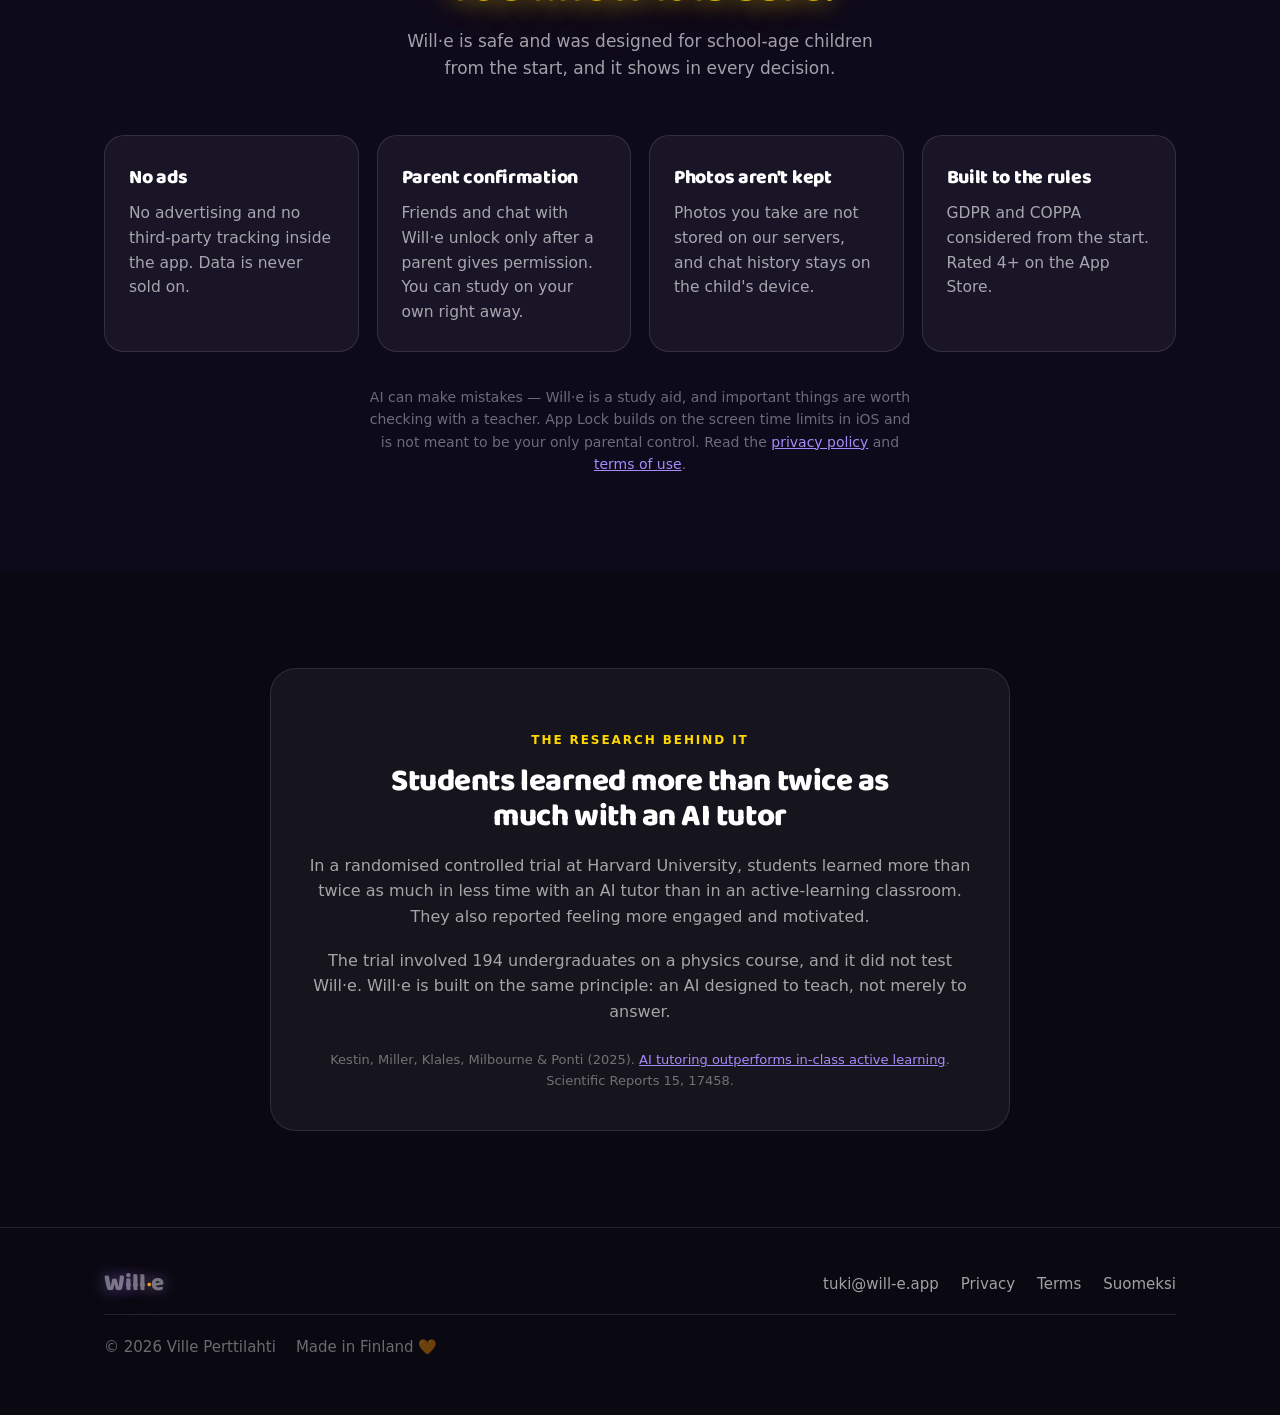
<file: en/index.html>
<!DOCTYPE html>
<html lang="en">
<head>
<meta charset="utf-8">
<meta name="viewport" content="width=device-width, initial-scale=1">

<title>Will·e – an AI teacher for school-age children</title>
<meta name="description" content="Will·e turns what's on the test into practice questions and friend challenges. Snap, play, challenge a friend. Built for ages 7–16. First week free.">
<link rel="canonical" href="https://will-e.app/en/">
<link rel="alternate" hreflang="fi" href="https://will-e.app/">
<link rel="alternate" hreflang="en" href="https://will-e.app/en/">
<link rel="alternate" hreflang="x-default" href="https://will-e.app/">

<meta property="og:type" content="website">
<meta property="og:site_name" content="Will·e">
<meta property="og:locale" content="en_US">
<meta property="og:url" content="https://will-e.app/en/">
<meta property="og:title" content="Will·e – an AI teacher for school-age children">
<meta property="og:description" content="Will·e turns studying into a game worth playing. Practice questions, friend challenges and a teacher that answers any hour. First week free.">
<meta property="og:image" content="https://will-e.app/assets/og-image-en.png">
<meta property="og:image:width" content="1200">
<meta property="og:image:height" content="630">
<meta name="twitter:card" content="summary_large_image">
<meta name="theme-color" content="#0B0620">

<link rel="icon" href="../assets/icon.png">
<link rel="apple-touch-icon" href="../assets/icon.png">

<link rel="preconnect" href="https://fonts.googleapis.com">
<link rel="preconnect" href="https://fonts.gstatic.com" crossorigin>
<link href="https://fonts.googleapis.com/css2?family=Baloo+2:wght@600;700;800&display=swap" rel="stylesheet">
<link rel="stylesheet" href="../assets/style.css?v=33">
<script type="application/ld+json">
{
  "@context": "https://schema.org",
  "@type": "MobileApplication",
  "name": "Will\u00b7e",
  "url": "https://will-e.app/en/",
  "applicationCategory": "EducationalApplication",
  "operatingSystem": "iOS",
  "inLanguage": ["fi", "en", "sv"],
  "audience": {
    "@type": "EducationalAudience",
    "educationalRole": "student"
  },
  "author": {
    "@type": "Person",
    "name": "Ville Perttilahti"
  }
}
</script>
</head>

<body>
<div class="starfield" aria-hidden="true"></div>
<div class="grain" aria-hidden="true"></div>

<!-- ====================== HEADER ====================== -->
<header class="site-header">
  <div class="wrap">
    <a class="brand" href="/en/" aria-label="Will·e – home">
      <span class="logo"><span class="word">Will</span><span class="dot">·</span><span class="word">e</span></span>
    </a>

    <span class="header-spacer"></span>
  </div>
</header>

<main>

  <!-- ====================== HERO ====================== -->
  <section class="hero">
    <div class="wrap">

      <h1 class="reveal">Learn up to 2x faster<em>with a leading AI teacher</em></h1>

      <p class="lead reveal">
        Will·e turns playing into studying, and studying into something worth playing.
      </p>

      <div class="store-badges reveal">
        <a class="store-badge" href="https://apps.apple.com/app/id6776587160" rel="noopener">
          <img src="../assets/badges/appstore-en.svg" height="56" alt="Download on the App Store">
        </a>
        <a class="store-badge" href="https://play.google.com/store/apps/details?id=fi.wille.wille" rel="noopener">
          <img src="../assets/badges/googleplay-en.png" height="56" alt="Get it on Google Play">
        </a>
      </div>
      <p class="store-tagline reveal"><span>Start for free</span></p>

      <div class="hero-figure hero-figure--anim glow-wrap reveal">
        <canvas class="hero-canvas" width="912" height="1808" aria-hidden="true"></canvas>
        <img class="hero-fallback" src="../assets/hero/hero-poster.webp"
             width="912" height="1808" alt="The Will·e home screen on an iPhone">
        <video class="hero-video" autoplay muted playsinline preload="auto"
               aria-hidden="true" tabindex="-1">
          <source src="../assets/hero/hero.mp4" type="video/mp4">
        </video>
      </div>
    </div>
  </section>

  <!-- ====================== FACT BAR ====================== -->
  <div class="factbar">
    <div class="wrap">
      <span><b>7 days</b> free</span>
      <span><b>No</b> ads</span>
      <span>Rated <b>4+</b></span>
      <span><b>Always</b> there for you</span>
    </div>
  </div>

  <!-- ====================== FEATURES ====================== -->
  <!-- The dashed spine between blocks mirrors the space map inside the app:
       the page itself is a journey with stops. Hidden on narrow screens. -->
  <section class="features wrap">

    <article class="feature feature--book reveal">
      <span class="stop" aria-hidden="true"></span>
      <div class="feature-text">
        <span class="rule" aria-hidden="true"></span>
        <h2>Every school subject,<em>your own way to learn</em></h2>
        <p>
          Photograph pages or notes, or import a PDF or Word file. Will·e turns the content into practice questions that help your child review exactly what is being covered at school, or what is coming up next.
        </p>
        <p>
          English vocabulary, historical events or biology concepts — the same familiar way to practise every subject.
        </p>
      </div>
      <div class="feature-shot feature-shot--book glow-wrap">
        <div class="book-stage">
        <span class="shot">
          <img src="../assets/shots/en/tvt.webp" width="645" height="1401"
             alt="The True or false game with a question about the Solar System" loading="lazy">
        </span>
        <img class="book-page" src="../assets/shots/en/book.webp" width="560" height="840"
             alt="A textbook page about the Solar System" loading="lazy">
        <svg class="book-arrow" viewBox="0 0 120 90" aria-hidden="true">
            <defs><linearGradient id="ba-en" x1="0" y1="1" x2="1" y2="0">
              <stop offset="0" stop-color="#BF26B3"/><stop offset=".5" stop-color="#7D3BED"/><stop offset="1" stop-color="#2663EB"/></linearGradient></defs>
            <path d="M8 80 C 18 34, 52 16, 96 18" fill="none" stroke="url(#ba-en)" stroke-width="7" stroke-linecap="round"/>
            <path d="M80 4 L 100 18 L 82 34" fill="none" stroke="url(#ba-en)" stroke-width="7" stroke-linecap="round" stroke-linejoin="round"/>
          </svg>
        </div>
      </div>
    </article>
    <article class="feature reveal">
      <span class="stop" aria-hidden="true"></span>
      <div class="feature-text">
        <span class="rule" aria-hidden="true"></span>
        <h2>Every wrong answer<em>teaches</em></h2>
        <p>
          Will·e shows the right answer straight away and explains it. If you
          picked wrong, it also tells you why that particular option wasn't right.
        </p>
      </div>
      <div class="feature-shot glow-wrap">
        <span class="shot">
          <img src="../assets/shots/en/multi.webp" width="645" height="1398"
             alt="The multiple choice game with explanations" loading="lazy">
        </span>
      </div>
    </article>
    <article class="feature reveal">
      <span class="stop" aria-hidden="true"></span>
      <div class="feature-text">
        <span class="rule" aria-hidden="true"></span>
        <h2>Screen time is earned<em>by learning</em></h2>
        <p>
          Will·e keeps chosen apps closed until the practice is done. The parent picks the apps, the child unlocks them by studying.
        </p>
      </div>
      <div class="feature-shot glow-wrap">
        <span class="shot">
          <img src="../assets/shots/en/applock.webp" width="645" height="1398"
             alt="The App Lock screen" loading="lazy">
        </span>
      </div>
    </article>
    <article class="feature reveal">
      <span class="stop" aria-hidden="true"></span>
      <div class="feature-text">
        <span class="rule" aria-hidden="true"></span>
        <h2>Need help with a topic?<em>Will·e answers in chat, any hour</em></h2>
        <p>
          Your own teacher, there whenever you need someone to talk things through or help with homework.
        </p>
      </div>
      <div class="feature-shot glow-wrap">
        <span class="shot">
          <img src="../assets/shots/en/chat.webp" width="645" height="1398"
             alt="The Will·e chat in the app" loading="lazy">
        </span>
      </div>
    </article>
    <article class="feature reveal">
      <span class="stop" aria-hidden="true"></span>
      <div class="feature-text">
        <span class="rule" aria-hidden="true"></span>
        <h2>Track your own<em>progress</em></h2>
        <p>
          History shows day by day and week by week what has been practised and how it went. Parents can choose to receive an email summary: what is going well and which questions still need review.
        </p>
      </div>
      <div class="feature-shot glow-wrap">
        <span class="shot">
          <img src="../assets/shots/en/history.webp" width="645" height="1398"
             alt="The study history and calendar screen" loading="lazy">
        </span>
      </div>
    </article>
    <article class="feature reveal">
      <span class="stop" aria-hidden="true"></span>
      <div class="feature-text">
        <span class="rule" aria-hidden="true"></span>
        <h2>Travel through space<em>and learn about the planets</em></h2>
        <p>
          Every practice run moves the ship forward. Coins, ranks and win streaks turn revision into something you'll want to continue tomorrow.
        </p>
      </div>
      <div class="feature-shot glow-wrap">
        <span class="shot">
          <img src="../assets/shots/en/space.webp" width="645" height="1398"
             alt="The space journey map screen" loading="lazy">
        </span>
      </div>
    </article>

  </section>

  <!-- ====================== FOR PARENTS ====================== -->
  <section class="parents">
    <div class="wrap">
      <div class="section-head reveal">
        <h2>Your child gets a teacher.<em>You know it is safe.</em></h2>
        <p>Will·e is safe and was designed for school-age children from the start, and it shows in every decision.</p>
      </div>

      <div class="cards">
        <div class="card reveal">
          <h3>No ads</h3>
          <p>No advertising and no third-party tracking inside the app.
             Data is never sold on.</p>
        </div>
        <div class="card reveal">
          <h3>Parent confirmation</h3>
          <p>Friends and chat with Will·e unlock only after a parent gives permission. You can study on your own right away.</p>
        </div>
        <div class="card reveal">
          <h3>Photos aren't kept</h3>
          <p>Photos you take are not stored on our servers, and chat history stays on the child's device.</p>
        </div>
        <div class="card reveal">
          <h3>Built to the rules</h3>
          <p>GDPR and COPPA considered from the start. Rated 4+ on the App Store.</p>
        </div>
      </div>

      <p class="fineprint reveal">
        AI can make mistakes — Will·e is a study aid, and important things are worth checking with a teacher. App Lock builds on the screen time limits in iOS and is not
        meant to be your only parental control.
        Read the <a href="/privacy.html">privacy policy</a> and
        <a href="/terms.html">terms of use</a>.
      </p>
    </div>
  </section>

  <!-- ====================== RESEARCH ====================== -->
  <section class="research" id="research">
    <div class="wrap">
      <div class="research-card reveal">
        <p class="block-label">The research behind it</p>
        <h2>Students learned more than twice as much with an AI tutor</h2>
        <p>
          In a randomised controlled trial at Harvard University, students
          learned more than twice as much in less time with an AI tutor than in
          an active-learning classroom. They also reported feeling more engaged
          and motivated.
        </p>
        <p>
          The trial involved 194 undergraduates on a physics course, and it did
          not test Will·e. Will·e is built on the same principle: an AI designed
          to teach, not merely to answer.
        </p>
        <p class="citation">
          Kestin, Miller, Klales, Milbourne &amp; Ponti (2025).
          <a href="https://doi.org/10.1038/s41598-025-97652-6" target="_blank" rel="noopener">AI
          tutoring outperforms in-class active learning</a>. Scientific Reports 15, 17458.
        </p>
      </div>
    </div>
  </section>

</main>

<!-- ====================== FOOTER ====================== -->
<footer class="site-footer">
  <div class="wrap">
    <span class="logo"><span class="word">Will</span><span class="dot">·</span><span class="word">e</span></span>

    <nav class="footer-links" aria-label="Footer">
      <a href="mailto:tuki@will-e.app">tuki@will-e.app</a>
      <a href="/privacy.html">Privacy</a>
      <a href="/terms.html">Terms</a>
      <a href="/" hreflang="fi">Suomeksi</a>
    </nav>

    <div class="footer-legal">
      <span>© <span data-year>2026</span> Ville Perttilahti</span>
      <span>Made in Finland 🧡</span>
    </div>
  </div>
</footer>

<script src="../assets/site.js?v=33"></script>
</body>
</html>
</file>
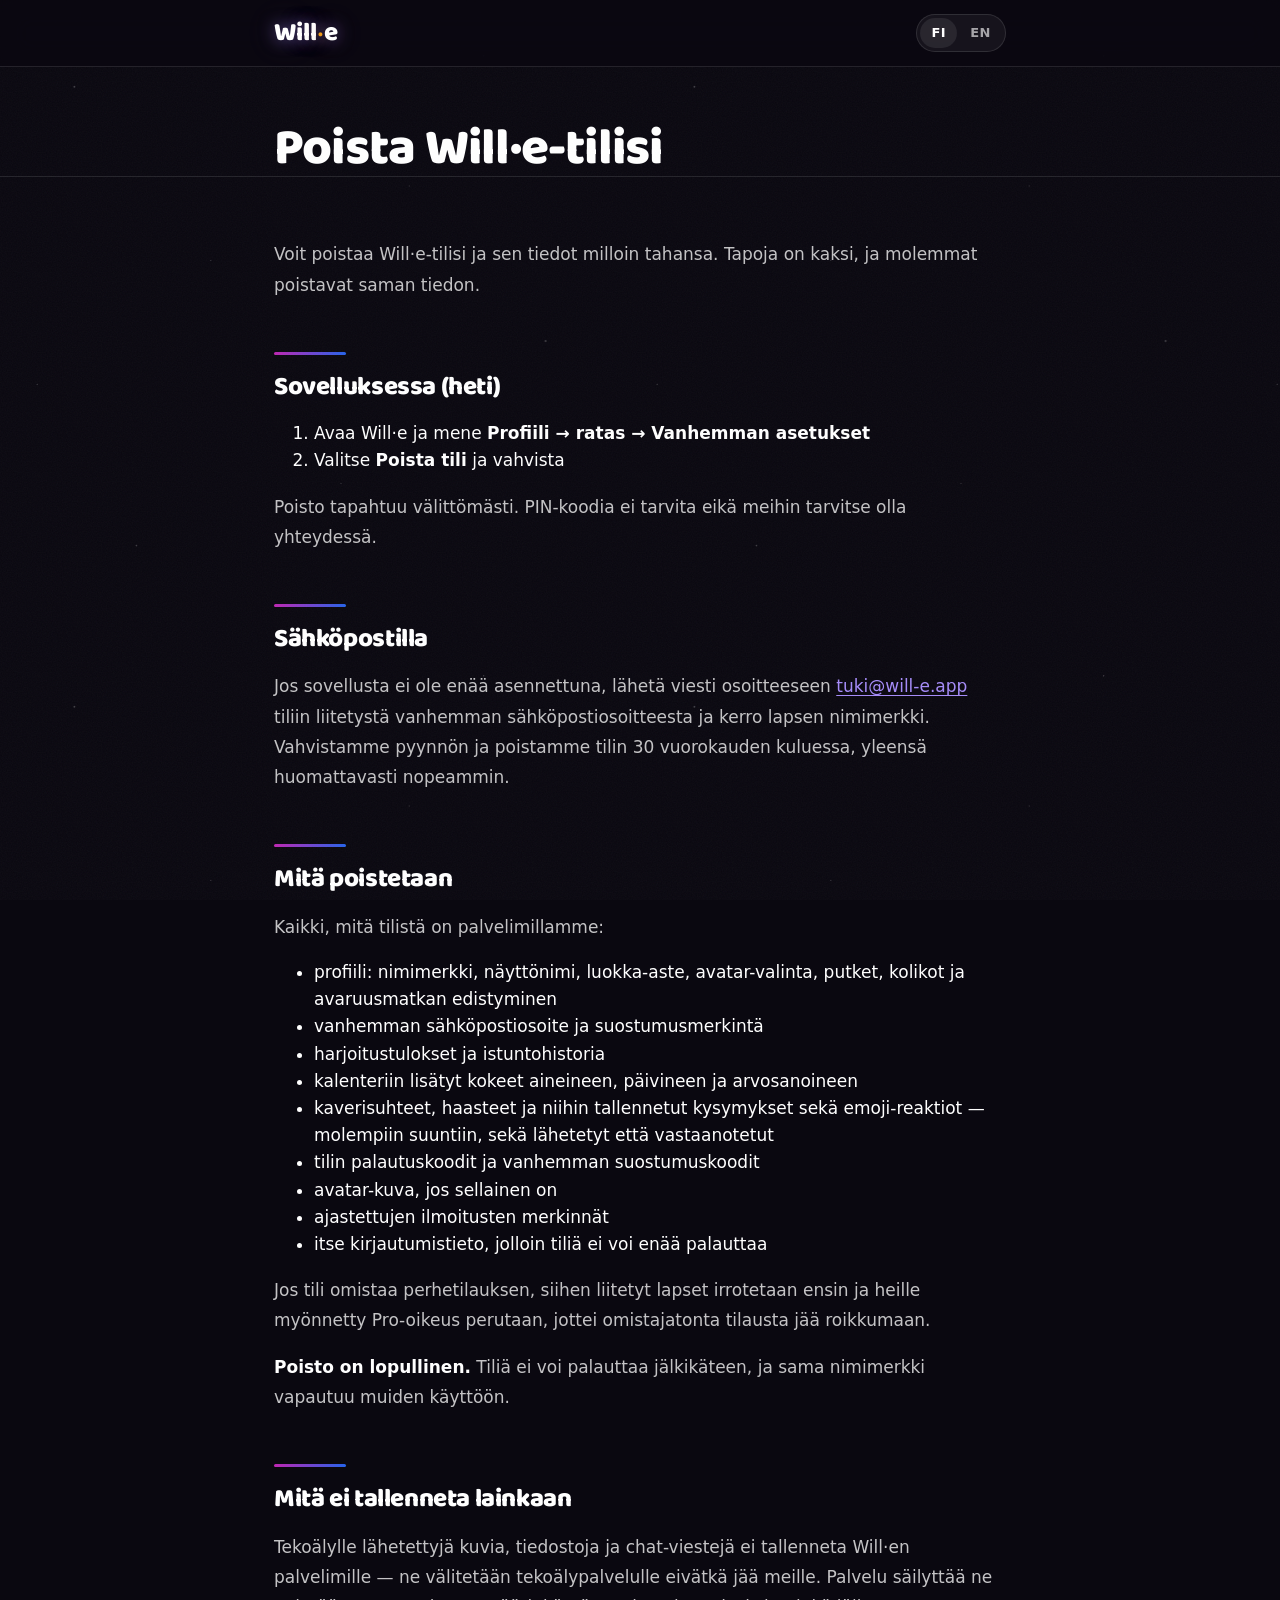
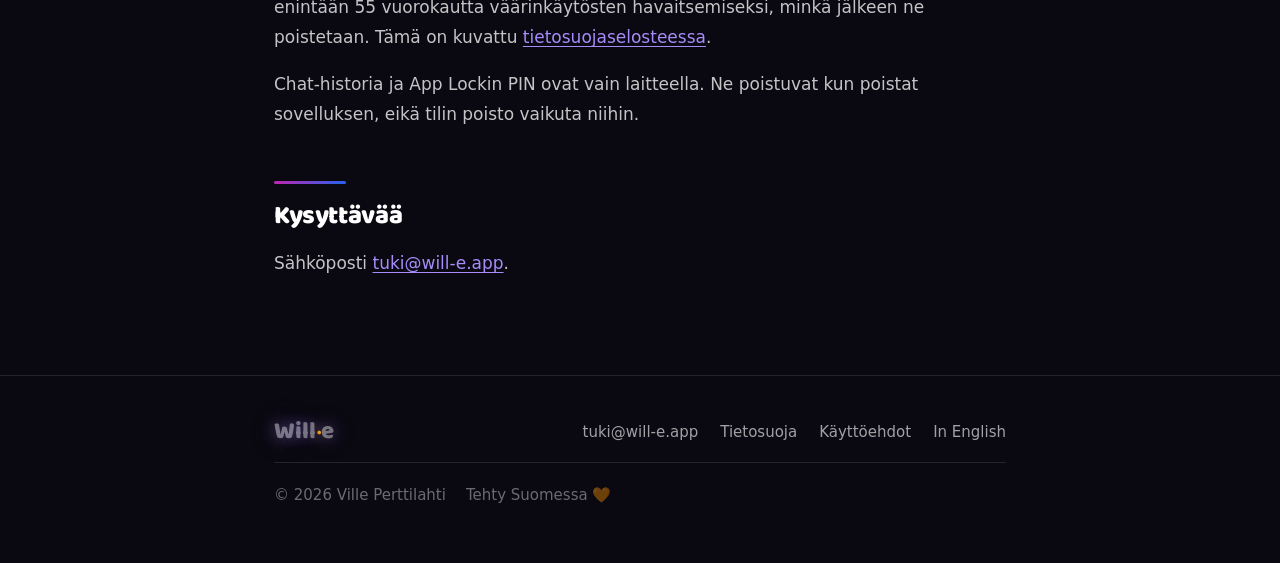
<file: poista-tili/index.html>
<!DOCTYPE html>
<html lang="fi">
<head>
<meta charset="utf-8">
<meta name="viewport" content="width=device-width, initial-scale=1">

<title>Poista Will·e-tilisi</title>
<meta name="description" content="Ohjeet Will·e-tilin ja sen tietojen poistamiseen sovelluksessa tai sähköpostitse. Kerrotaan myös mitä poistetaan ja mitä ei tallenneta lainkaan.">
<link rel="canonical" href="https://will-e.app/poista-tili/">
<link rel="alternate" hreflang="fi" href="https://will-e.app/poista-tili/">
<link rel="alternate" hreflang="en" href="https://will-e.app/delete-account/">
<link rel="alternate" hreflang="x-default" href="https://will-e.app/poista-tili/">
<meta name="theme-color" content="#0A0810">
<meta name="robots" content="index, follow">

<meta property="og:type" content="website">
<meta property="og:locale" content="fi_FI">
<meta property="og:url" content="https://will-e.app/poista-tili/">
<meta property="og:title" content="Poista Will·e-tilisi">
<meta property="og:description" content="Ohjeet Will·e-tilin ja sen tietojen poistamiseen sovelluksessa tai sähköpostitse.">
<meta property="og:image" content="https://will-e.app/assets/og-image.png">
<meta name="twitter:card" content="summary_large_image">

<link rel="icon" href="/assets/icon.png">
<link rel="apple-touch-icon" href="/assets/icon.png">

<link rel="preconnect" href="https://fonts.googleapis.com">
<link rel="preconnect" href="https://fonts.gstatic.com" crossorigin>
<link href="https://fonts.googleapis.com/css2?family=Baloo+2:wght@600;700;800&display=swap" rel="stylesheet">
<link rel="stylesheet" href="/assets/style.css?v=33">
</head>

<body class="legal-page">
<div class="starfield" aria-hidden="true"></div>
<div class="grain" aria-hidden="true"></div>

<header class="site-header">
  <div class="wrap">
    <a class="brand" href="/" aria-label="Will·e – etusivu">
      <span class="logo"><span class="word">Will</span><span class="dot">·</span><span class="word">e</span></span>
    </a>

    <span class="header-spacer"></span>

    <nav class="lang" aria-label="Kieli">
      <a href="/poista-tili/" aria-current="page" hreflang="fi">FI</a>
      <a href="/delete-account/" hreflang="en">EN</a>
    </nav>
  </div>
</header>

<main>

  <div class="legal-head">
    <div class="wrap">
      <h1>Poista Will·e-tilisi</h1>
    </div>
  </div>

  <div class="legal">
    <div class="wrap">

      <p>Voit poistaa Will·e-tilisi ja sen tiedot milloin tahansa. Tapoja on
      kaksi, ja molemmat poistavat saman tiedon.</p>

      <h2 id="sovelluksessa">Sovelluksessa (heti)</h2>

      <ol>
        <li>Avaa Will·e ja mene <strong>Profiili → ratas → Vanhemman
        asetukset</strong></li>
        <li>Valitse <strong>Poista tili</strong> ja vahvista</li>
      </ol>

      <p>Poisto tapahtuu välittömästi. PIN-koodia ei tarvita eikä meihin
      tarvitse olla yhteydessä.</p>

      <h2 id="sahkopostilla">Sähköpostilla</h2>

      <p>Jos sovellusta ei ole enää asennettuna, lähetä viesti osoitteeseen
      <a href="mailto:tuki@will-e.app">tuki@will-e.app</a> tiliin liitetystä
      vanhemman sähköpostiosoitteesta ja kerro lapsen nimimerkki. Vahvistamme
      pyynnön ja poistamme tilin 30 vuorokauden kuluessa, yleensä huomattavasti
      nopeammin.</p>

      <h2 id="mita-poistetaan">Mitä poistetaan</h2>

      <p>Kaikki, mitä tilistä on palvelimillamme:</p>

      <ul>
        <li>profiili: nimimerkki, näyttönimi, luokka-aste, avatar-valinta,
        putket, kolikot ja avaruusmatkan edistyminen</li>
        <li>vanhemman sähköpostiosoite ja suostumusmerkintä</li>
        <li>harjoitustulokset ja istuntohistoria</li>
        <li>kalenteriin lisätyt kokeet aineineen, päivineen ja
        arvosanoineen</li>
        <li>kaverisuhteet, haasteet ja niihin tallennetut kysymykset sekä
        emoji-reaktiot — molempiin suuntiin, sekä lähetetyt että
        vastaanotetut</li>
        <li>tilin palautuskoodit ja vanhemman suostumuskoodit</li>
        <li>avatar-kuva, jos sellainen on</li>
        <li>ajastettujen ilmoitusten merkinnät</li>
        <li>itse kirjautumistieto, jolloin tiliä ei voi enää palauttaa</li>
      </ul>

      <p>Jos tili omistaa perhetilauksen, siihen liitetyt lapset irrotetaan
      ensin ja heille myönnetty Pro-oikeus perutaan, jottei omistajatonta
      tilausta jää roikkumaan.</p>

      <p><strong>Poisto on lopullinen.</strong> Tiliä ei voi palauttaa
      jälkikäteen, ja sama nimimerkki vapautuu muiden käyttöön.</p>

      <h2 id="mita-ei-tallenneta">Mitä ei tallenneta lainkaan</h2>

      <p>Tekoälylle lähetettyjä kuvia, tiedostoja ja chat-viestejä ei tallenneta
      Will·en palvelimille — ne välitetään tekoälypalvelulle eivätkä jää meille.
      Palvelu säilyttää ne enintään 55 vuorokautta väärinkäytösten
      havaitsemiseksi, minkä jälkeen ne poistetaan. Tämä on kuvattu
      <a href="/tietosuoja.html">tietosuojaselosteessa</a>.</p>

      <p>Chat-historia ja App Lockin PIN ovat vain laitteella. Ne poistuvat kun
      poistat sovelluksen, eikä tilin poisto vaikuta niihin.</p>

      <h2 id="kysyttavaa">Kysyttävää</h2>

      <p>Sähköposti <a href="mailto:tuki@will-e.app">tuki@will-e.app</a>.</p>

    </div>
  </div>

</main>

<footer class="site-footer">
  <div class="wrap">
    <span class="logo"><span class="word">Will</span><span class="dot">·</span><span class="word">e</span></span>

    <nav class="footer-links" aria-label="Alatunniste">
      <a href="mailto:tuki@will-e.app">tuki@will-e.app</a>
      <a href="/tietosuoja.html">Tietosuoja</a>
      <a href="/kayttoehdot.html">Käyttöehdot</a>
      <a href="/delete-account/" hreflang="en">In English</a>
    </nav>

    <div class="footer-legal">
      <span>© <span data-year>2026</span> Ville Perttilahti</span>
      <span>Tehty Suomessa 🧡</span>
    </div>
  </div>
</footer>

<script src="/assets/site.js?v=33"></script>
</body>
</html>
</file>
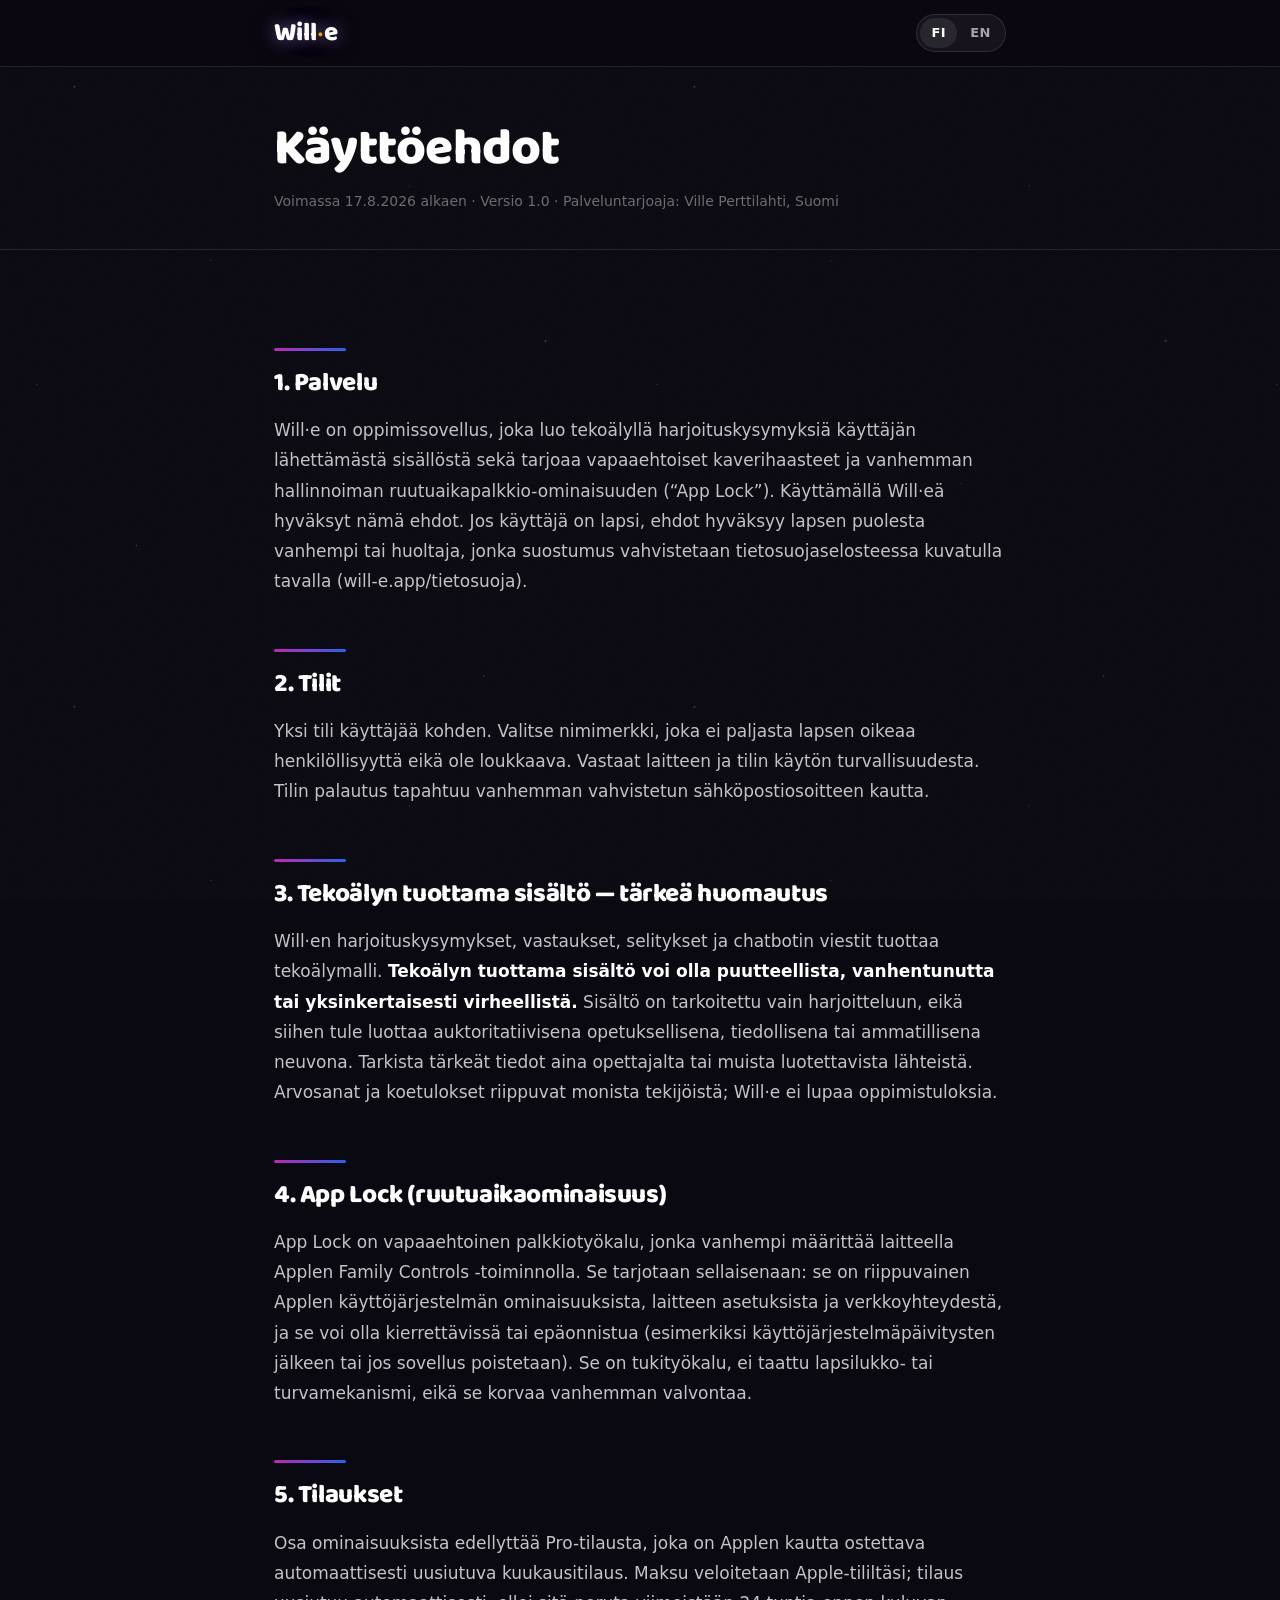
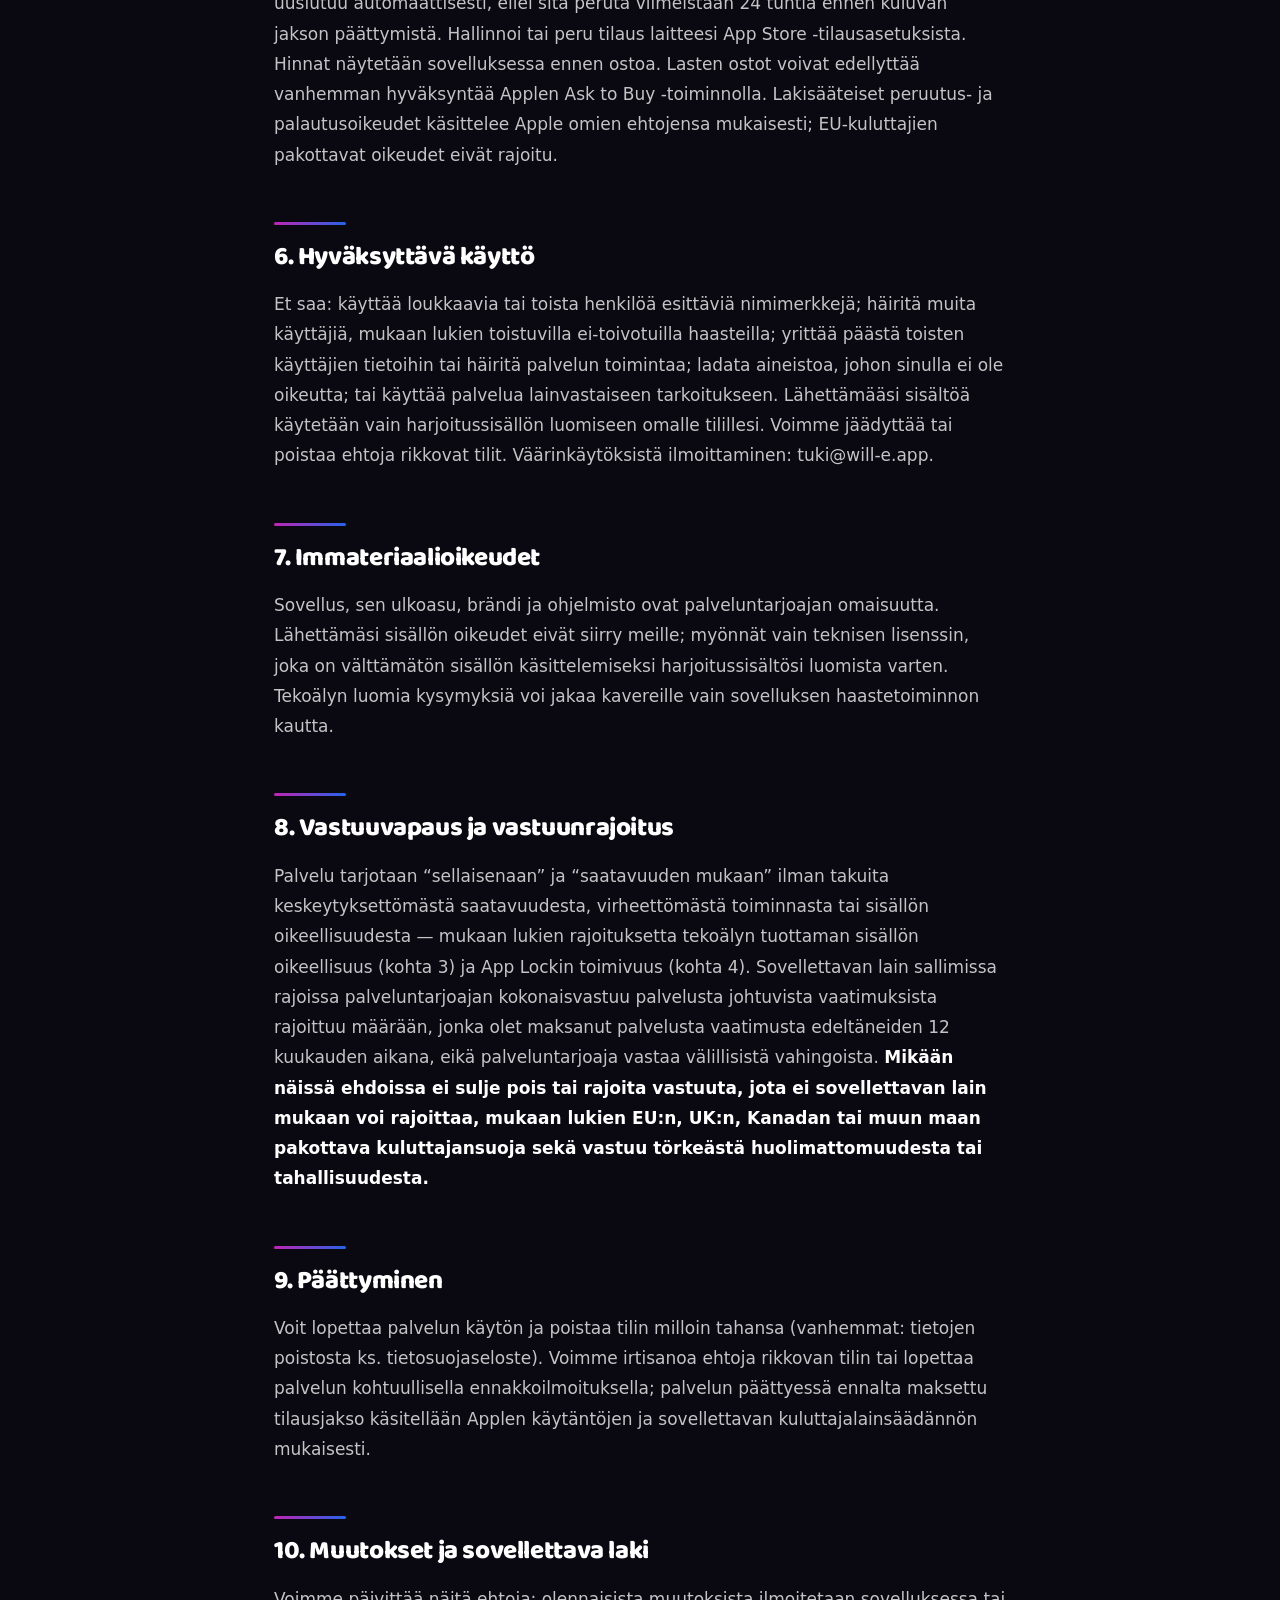
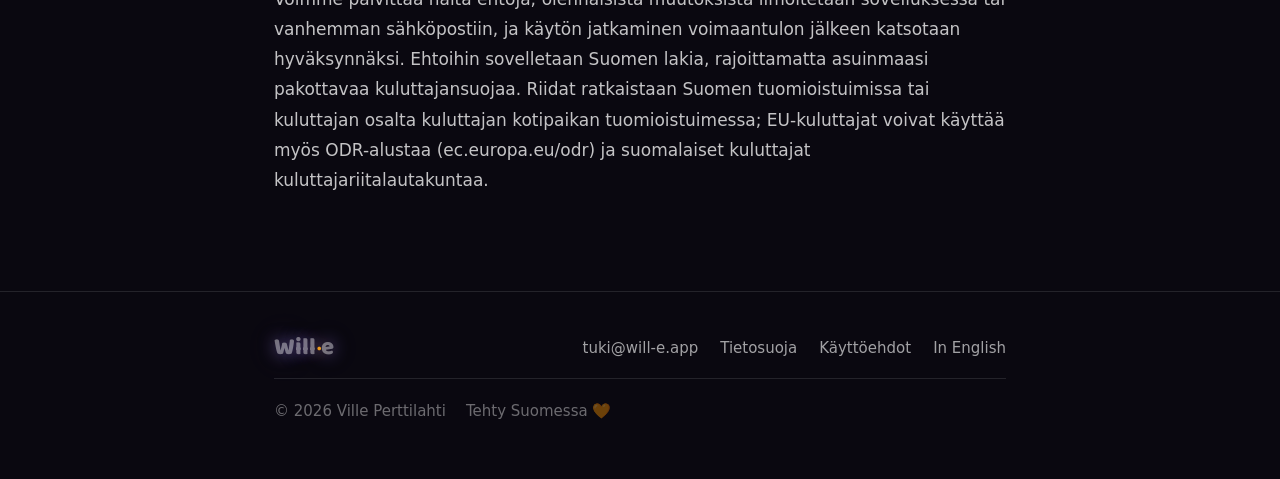
<file: kayttoehdot.html>
<!DOCTYPE html>
<html lang="fi">
<head>
<meta charset="utf-8">
<meta name="viewport" content="width=device-width, initial-scale=1">

<title>Will·en käyttöehdot</title>
<meta name="description" content="Will·e-oppimissovelluksen käyttöehdot. Voimassa 17.8.2026 alkaen.">
<link rel="canonical" href="https://will-e.app/kayttoehdot.html">
<link rel="alternate" hreflang="fi" href="https://will-e.app/kayttoehdot.html">
<link rel="alternate" hreflang="en" href="https://will-e.app/terms.html">
<link rel="alternate" hreflang="x-default" href="https://will-e.app/kayttoehdot.html">
<meta name="theme-color" content="#0A0810">
<meta name="robots" content="index, follow">
<meta property="og:type" content="article">
<meta property="og:site_name" content="Will·e">
<meta property="og:locale" content="fi_FI">
<meta property="og:url" content="https://will-e.app/kayttoehdot.html">
<meta property="og:title" content="Will·en käyttöehdot">
<meta property="og:description" content="Will·e-oppimissovelluksen käyttöehdot. Voimassa 17.8.2026 alkaen.">
<meta property="og:image" content="https://will-e.app/assets/og-image.png">
<meta name="twitter:card" content="summary_large_image">

<link rel="icon" href="assets/icon.png">
<link rel="apple-touch-icon" href="assets/icon.png">

<link rel="preconnect" href="https://fonts.googleapis.com">
<link rel="preconnect" href="https://fonts.gstatic.com" crossorigin>
<link href="https://fonts.googleapis.com/css2?family=Baloo+2:wght@600;700;800&display=swap" rel="stylesheet">
<link rel="stylesheet" href="assets/style.css?v=33">
</head>

<body class="legal-page">
<div class="starfield" aria-hidden="true"></div>
<div class="grain" aria-hidden="true"></div>

<header class="site-header">
  <div class="wrap">
    <a class="brand" href="/" aria-label="Will·e – etusivu">
      <span class="logo"><span class="word">Will</span><span class="dot">·</span><span class="word">e</span></span>
    </a>

    <span class="header-spacer"></span>

    <nav class="lang" aria-label="Kieli">
      <a href="/kayttoehdot.html" aria-current="page" hreflang="fi">FI</a>
      <a href="/terms.html" hreflang="en">EN</a>
    </nav>
  </div>
</header>

<main>

  <div class="legal-head">
    <div class="wrap">
      <h1>Käyttöehdot</h1>
      <p class="meta">Voimassa 17.8.2026 alkaen · Versio 1.0 · Palveluntarjoaja: Ville Perttilahti, Suomi</p>
    </div>
  </div>

  <div class="legal">
    <div class="wrap">
      <h2 id="palvelu">1. Palvelu</h2>
      <p>Will·e on oppimissovellus, joka luo tekoälyllä harjoituskysymyksiä
      käyttäjän lähettämästä sisällöstä sekä tarjoaa vapaaehtoiset
      kaverihaasteet ja vanhemman hallinnoiman ruutuaikapalkkio-ominaisuuden
      (“App Lock”). Käyttämällä Will·eä hyväksyt nämä ehdot. Jos käyttäjä on
      lapsi, ehdot hyväksyy lapsen puolesta vanhempi tai huoltaja, jonka
      suostumus vahvistetaan tietosuojaselosteessa kuvatulla tavalla
      (will-e.app/tietosuoja).</p>
      <h2 id="tilit">2. Tilit</h2>
      <p>Yksi tili käyttäjää kohden. Valitse nimimerkki, joka ei paljasta
      lapsen oikeaa henkilöllisyyttä eikä ole loukkaava. Vastaat laitteen ja
      tilin käytön turvallisuudesta. Tilin palautus tapahtuu vanhemman
      vahvistetun sähköpostiosoitteen kautta.</p>
      <h2 id="tekoälyn-tuottama-sisältö-tärkeä-huomautus">3. Tekoälyn tuottama
      sisältö — tärkeä huomautus</h2>
      <p>Will·en harjoituskysymykset, vastaukset, selitykset ja chatbotin
      viestit tuottaa tekoälymalli. <strong>Tekoälyn tuottama sisältö voi olla
      puutteellista, vanhentunutta tai yksinkertaisesti virheellistä.</strong>
      Sisältö on tarkoitettu vain harjoitteluun, eikä siihen tule luottaa
      auktoritatiivisena opetuksellisena, tiedollisena tai ammatillisena
      neuvona. Tarkista tärkeät tiedot aina opettajalta tai muista
      luotettavista lähteistä. Arvosanat ja koetulokset riippuvat
      monista tekijöistä; Will·e ei lupaa oppimistuloksia.</p>
      <h2 id="app-lock-ruutuaikaominaisuus">4. App Lock
      (ruutuaikaominaisuus)</h2>
      <p>App Lock on vapaaehtoinen palkkiotyökalu, jonka vanhempi määrittää
      laitteella Applen Family Controls -toiminnolla. Se tarjotaan
      sellaisenaan: se on riippuvainen Applen käyttöjärjestelmän
      ominaisuuksista, laitteen asetuksista ja verkkoyhteydestä, ja se voi
      olla kierrettävissä tai epäonnistua (esimerkiksi
      käyttöjärjestelmäpäivitysten jälkeen tai jos sovellus poistetaan). Se on
      tukityökalu, ei taattu lapsilukko- tai turvamekanismi, eikä se korvaa
      vanhemman valvontaa.</p>
      <h2 id="tilaukset">5. Tilaukset</h2>
      <p>Osa ominaisuuksista edellyttää Pro-tilausta, joka on Applen kautta
      ostettava automaattisesti uusiutuva kuukausitilaus. Maksu veloitetaan
      Apple-tililtäsi; tilaus uusiutuu automaattisesti, ellei sitä peruta
      viimeistään 24 tuntia ennen kuluvan jakson päättymistä. Hallinnoi tai
      peru tilaus laitteesi App Store -tilausasetuksista. Hinnat näytetään
      sovelluksessa ennen ostoa. Lasten ostot voivat edellyttää vanhemman
      hyväksyntää Applen Ask to Buy -toiminnolla. Lakisääteiset peruutus- ja
      palautusoikeudet käsittelee Apple omien ehtojensa mukaisesti;
      EU-kuluttajien pakottavat oikeudet eivät rajoitu.</p>
      <h2 id="hyväksyttävä-käyttö">6. Hyväksyttävä käyttö</h2>
      <p>Et saa: käyttää loukkaavia tai toista henkilöä esittäviä
      nimimerkkejä; häiritä muita käyttäjiä, mukaan lukien toistuvilla
      ei-toivotuilla haasteilla; yrittää päästä toisten käyttäjien tietoihin
      tai häiritä palvelun toimintaa; ladata aineistoa, johon sinulla ei ole
      oikeutta; tai käyttää palvelua lainvastaiseen tarkoitukseen. Lähettämääsi
      sisältöä käytetään vain harjoitussisällön luomiseen omalle
      tilillesi. Voimme jäädyttää tai poistaa ehtoja rikkovat tilit.
      Väärinkäytöksistä ilmoittaminen: tuki@will-e.app.</p>
      <h2 id="immateriaalioikeudet">7. Immateriaalioikeudet</h2>
      <p>Sovellus, sen ulkoasu, brändi ja ohjelmisto ovat palveluntarjoajan
      omaisuutta. Lähettämäsi sisällön oikeudet eivät siirry meille; myönnät
      vain teknisen lisenssin, joka on välttämätön sisällön käsittelemiseksi
      harjoitussisältösi luomista varten. Tekoälyn luomia
      kysymyksiä voi jakaa kavereille vain sovelluksen haastetoiminnon
      kautta.</p>
      <h2 id="vastuuvapaus-ja-vastuunrajoitus">8. Vastuuvapaus ja
      vastuunrajoitus</h2>
      <p>Palvelu tarjotaan “sellaisenaan” ja “saatavuuden mukaan” ilman
      takuita keskeytyksettömästä saatavuudesta, virheettömästä toiminnasta
      tai sisällön oikeellisuudesta — mukaan lukien rajoituksetta tekoälyn
      tuottaman sisällön oikeellisuus (kohta 3) ja App Lockin toimivuus (kohta
      4). Sovellettavan lain sallimissa rajoissa palveluntarjoajan
      kokonaisvastuu palvelusta johtuvista vaatimuksista rajoittuu määrään,
      jonka olet maksanut palvelusta vaatimusta edeltäneiden 12 kuukauden
      aikana, eikä palveluntarjoaja vastaa välillisistä vahingoista.
      <strong>Mikään näissä ehdoissa ei sulje pois tai rajoita vastuuta, jota
      ei sovellettavan lain mukaan voi rajoittaa, mukaan lukien EU:n, UK:n,
      Kanadan tai muun maan pakottava kuluttajansuoja sekä vastuu törkeästä
      huolimattomuudesta tai tahallisuudesta.</strong></p>
      <h2 id="päättyminen">9. Päättyminen</h2>
      <p>Voit lopettaa palvelun käytön ja poistaa tilin milloin tahansa
      (vanhemmat: tietojen poistosta ks. tietosuojaseloste). Voimme irtisanoa
      ehtoja rikkovan tilin tai lopettaa palvelun kohtuullisella
      ennakkoilmoituksella; palvelun päättyessä ennalta maksettu tilausjakso
      käsitellään Applen käytäntöjen ja sovellettavan kuluttajalainsäädännön
      mukaisesti.</p>
      <h2 id="muutokset-ja-sovellettava-laki">10. Muutokset ja sovellettava
      laki</h2>
      <p>Voimme päivittää näitä ehtoja; olennaisista muutoksista ilmoitetaan
      sovelluksessa tai vanhemman sähköpostiin, ja käytön jatkaminen
      voimaantulon jälkeen katsotaan hyväksynnäksi. Ehtoihin sovelletaan
      Suomen lakia, rajoittamatta asuinmaasi pakottavaa kuluttajansuojaa.
      Riidat ratkaistaan Suomen tuomioistuimissa tai kuluttajan osalta
      kuluttajan kotipaikan tuomioistuimessa; EU-kuluttajat voivat käyttää
      myös ODR-alustaa (ec.europa.eu/odr) ja suomalaiset kuluttajat
      kuluttajariitalautakuntaa.</p>
    </div>
  </div>

</main>

<footer class="site-footer">
  <div class="wrap">
    <span class="logo"><span class="word">Will</span><span class="dot">·</span><span class="word">e</span></span>

    <nav class="footer-links" aria-label="Alatunniste">
      <a href="mailto:tuki@will-e.app">tuki@will-e.app</a>
      <a href="/tietosuoja.html">Tietosuoja</a>
      <a href="/kayttoehdot.html">Käyttöehdot</a>
      <a href="/terms.html" hreflang="en">In English</a>
    </nav>

    <div class="footer-legal">
      <span>© <span data-year>2026</span> Ville Perttilahti</span>
      <span>Tehty Suomessa 🧡</span>
    </div>
  </div>
</footer>

<script src="assets/site.js?v=33"></script>
</body>
</html>
</file>
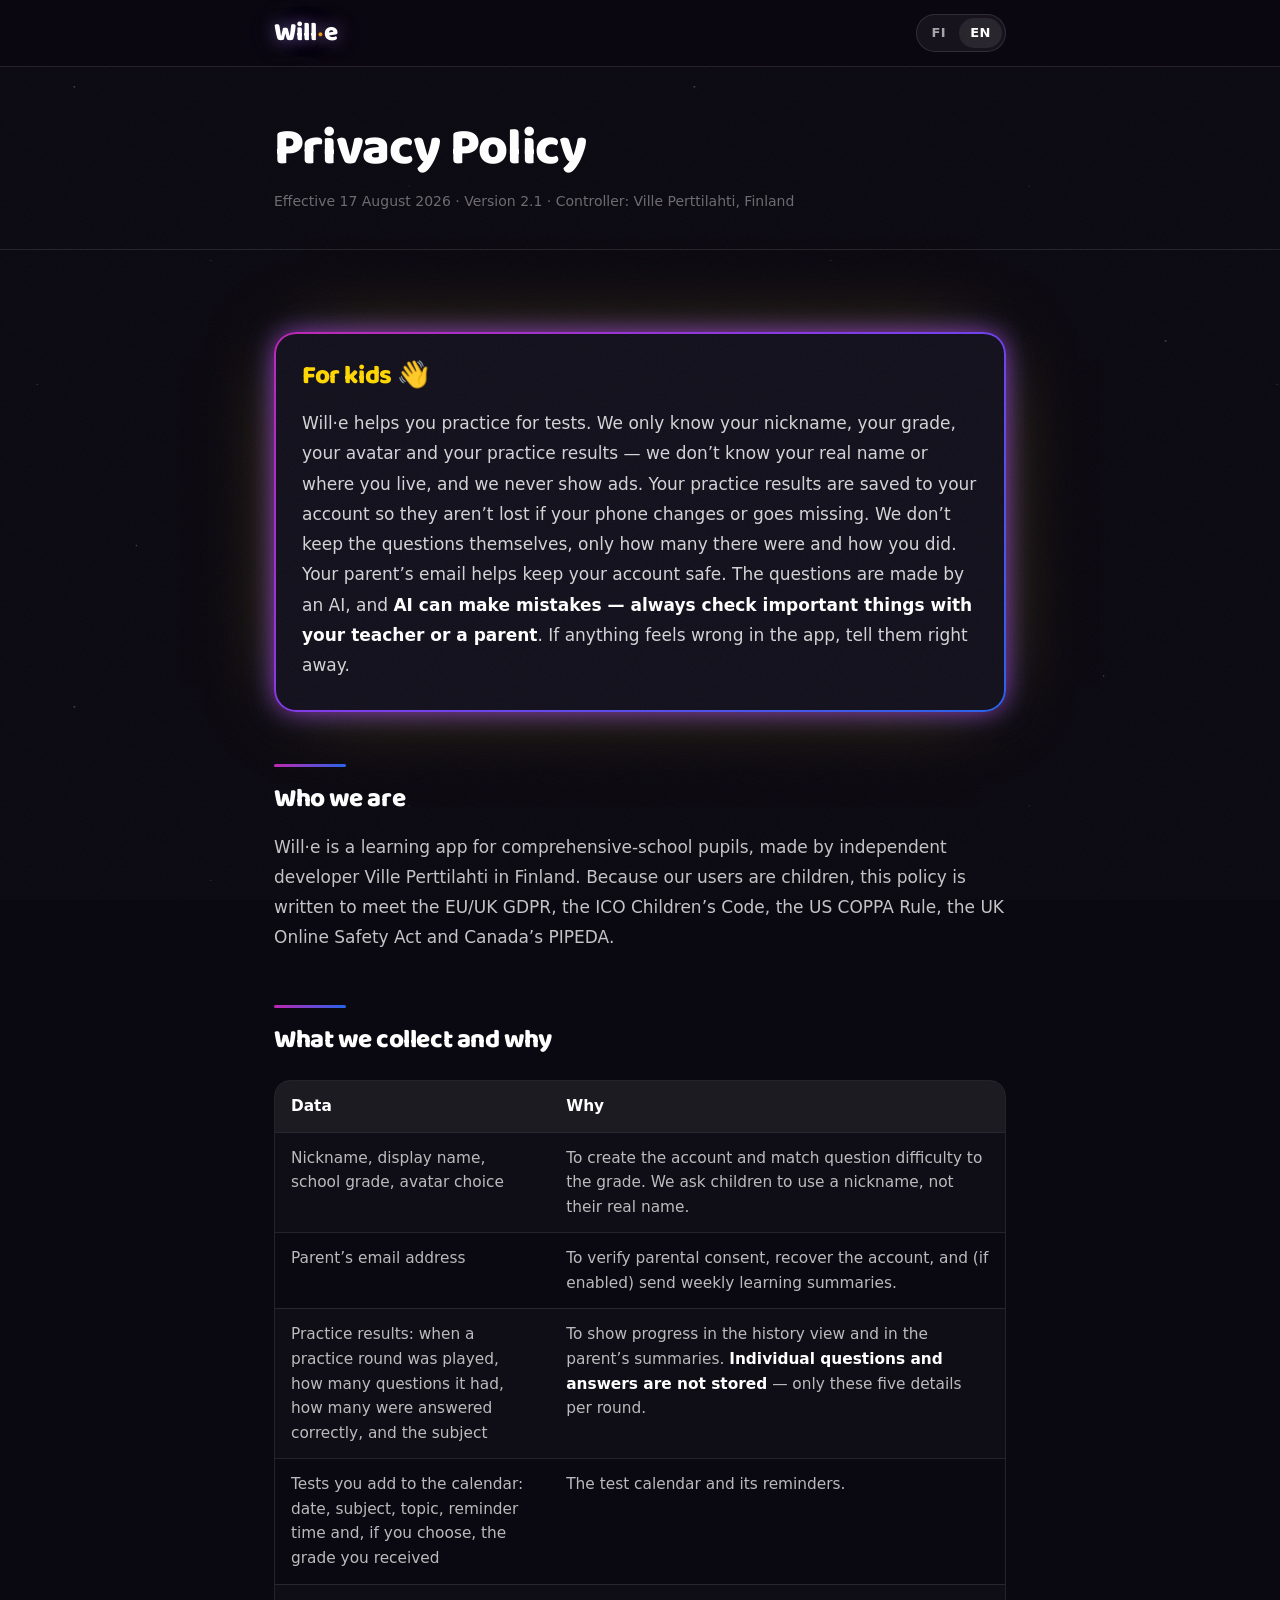
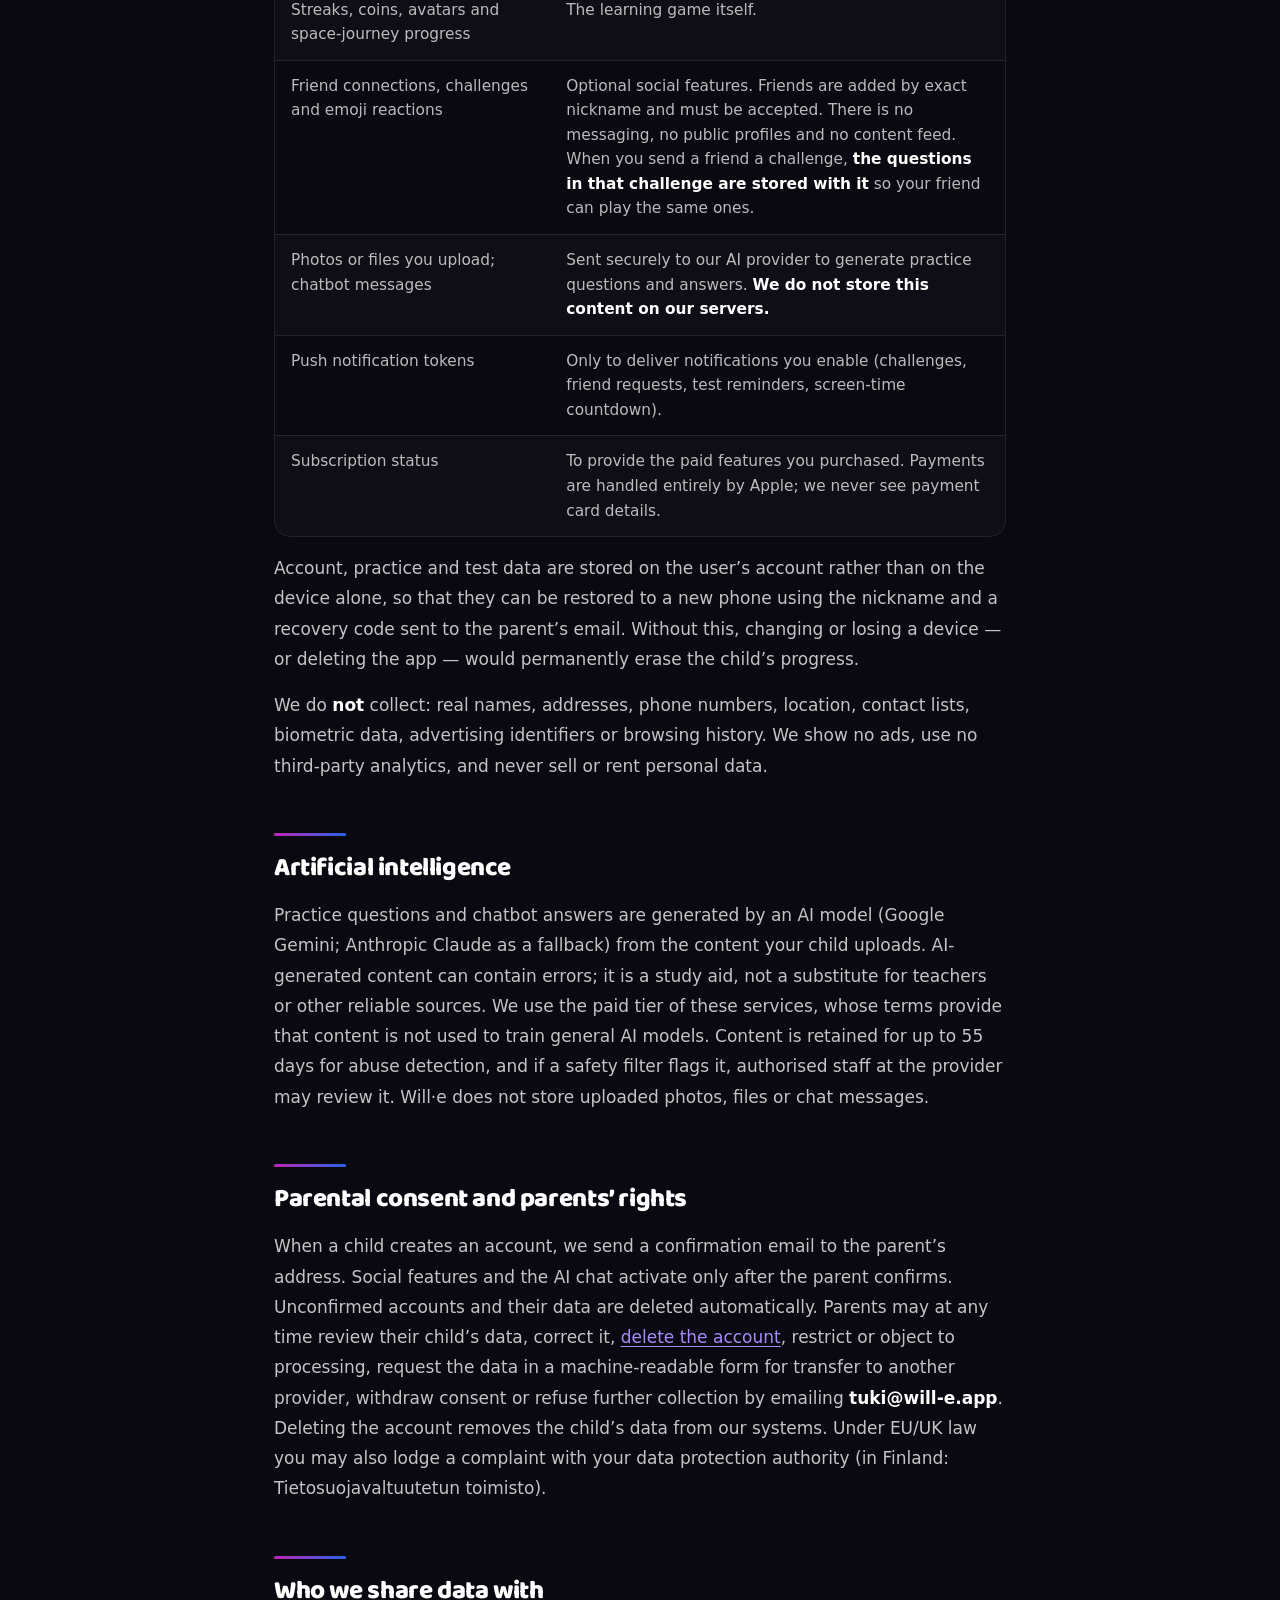
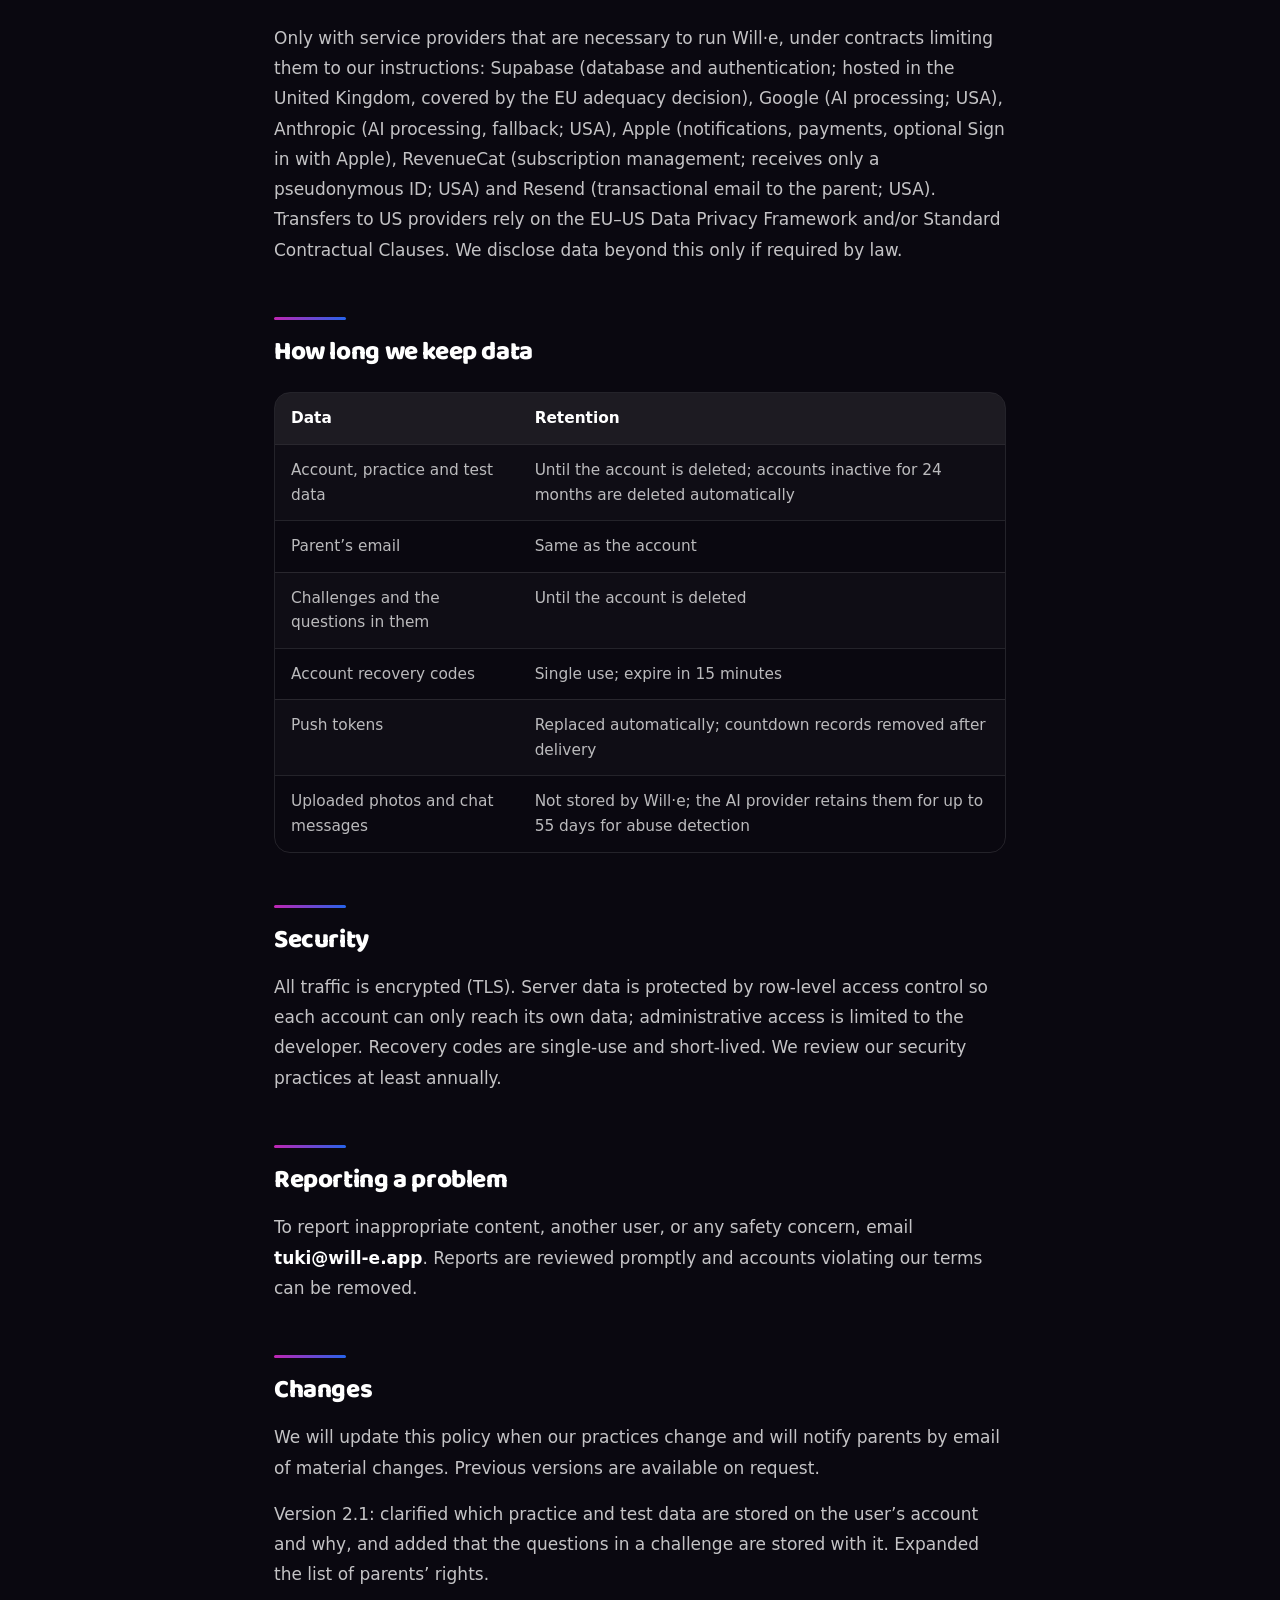
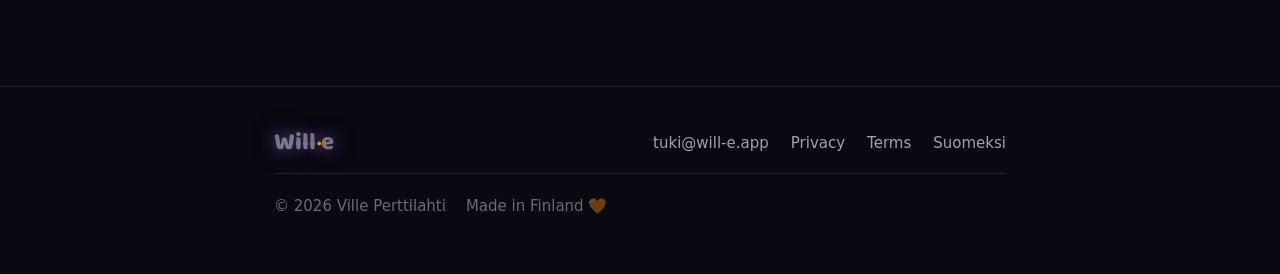
<file: privacy.html>
<!DOCTYPE html>
<html lang="en">
<head>
<meta charset="utf-8">
<meta name="viewport" content="width=device-width, initial-scale=1">

<title>Will·e Privacy Policy</title>
<meta name="description" content="Privacy policy for the Will·e learning app. GDPR, COPPA and children's privacy.">
<link rel="canonical" href="https://will-e.app/privacy.html">
<link rel="alternate" hreflang="fi" href="https://will-e.app/tietosuoja.html">
<link rel="alternate" hreflang="en" href="https://will-e.app/privacy.html">
<link rel="alternate" hreflang="x-default" href="https://will-e.app/tietosuoja.html">
<meta name="theme-color" content="#0A0810">
<meta name="robots" content="index, follow">
<meta property="og:type" content="article">
<meta property="og:site_name" content="Will·e">
<meta property="og:locale" content="en_US">
<meta property="og:url" content="https://will-e.app/privacy.html">
<meta property="og:title" content="Will·e Privacy Policy">
<meta property="og:description" content="Privacy policy for the Will·e learning app. GDPR, COPPA and children's privacy.">
<meta property="og:image" content="https://will-e.app/assets/og-image.png">
<meta name="twitter:card" content="summary_large_image">

<link rel="icon" href="assets/icon.png">
<link rel="apple-touch-icon" href="assets/icon.png">

<link rel="preconnect" href="https://fonts.googleapis.com">
<link rel="preconnect" href="https://fonts.gstatic.com" crossorigin>
<link href="https://fonts.googleapis.com/css2?family=Baloo+2:wght@600;700;800&display=swap" rel="stylesheet">
<link rel="stylesheet" href="assets/style.css?v=33">
</head>

<body class="legal-page">
<div class="starfield" aria-hidden="true"></div>
<div class="grain" aria-hidden="true"></div>

<header class="site-header">
  <div class="wrap">
    <a class="brand" href="/" aria-label="Will·e – home">
      <span class="logo"><span class="word">Will</span><span class="dot">·</span><span class="word">e</span></span>
    </a>

    <span class="header-spacer"></span>

    <nav class="lang" aria-label="Language">
      <a href="/tietosuoja.html" hreflang="fi">FI</a>
      <a href="/privacy.html" aria-current="page" hreflang="en">EN</a>
    </nav>
  </div>
</header>

<main>

  <div class="legal-head">
    <div class="wrap">
      <h1>Privacy Policy</h1>
      <p class="meta">Effective 17 August 2026 · Version 2.1 · Controller: Ville Perttilahti, Finland</p>
    </div>
  </div>

  <div class="legal">
    <div class="wrap">
      <section class="kids"><h2 id="for-kids">For kids 👋</h2>

      <p>Will·e helps you practice for tests. We only know your nickname, your
      grade, your avatar and your practice results — we don’t know your real
      name or where you live, and we never show ads. Your practice results are
      saved to your account so they aren’t lost if your phone changes or goes
      missing. We don’t keep the questions themselves, only how many there
      were and how you did. Your parent’s email helps keep your account safe.
      The questions are made by an AI, and <strong>AI can make mistakes —
      always check important things with your teacher or a parent</strong>. If
      anything feels wrong in the app, tell them right away.</p></section>

      <h2 id="who-we-are">Who we are</h2>

      <p>Will·e is a learning app for comprehensive-school pupils, made by
      independent developer Ville Perttilahti in Finland. Because our users
      are children, this policy is written to meet the EU/UK GDPR, the ICO
      Children’s Code, the US COPPA Rule, the UK Online Safety Act and
      Canada’s PIPEDA.</p>

      <h2 id="what-we-collect-and-why">What we collect and why</h2>

      <table>
        <thead>
          <tr>
            <th>Data</th>
            <th>Why</th>
          </tr>
        </thead>
        <tbody>
          <tr>
            <td>Nickname, display name, school grade, avatar choice</td>
            <td>To create the account and match question difficulty to the
            grade. We ask children to use a nickname, not their real name.</td>
          </tr>
          <tr>
            <td>Parent’s email address</td>
            <td>To verify parental consent, recover the account, and (if
            enabled) send weekly learning summaries.</td>
          </tr>
          <tr>
            <td>Practice results: when a practice round was played, how many
            questions it had, how many were answered correctly, and the
            subject</td>
            <td>To show progress in the history view and in the parent’s
            summaries. <strong>Individual questions and answers are not
            stored</strong> — only these five details per round.</td>
          </tr>
          <tr>
            <td>Tests you add to the calendar: date, subject, topic, reminder
            time and, if you choose, the grade you received</td>
            <td>The test calendar and its reminders.</td>
          </tr>
          <tr>
            <td>Streaks, coins, avatars and space-journey progress</td>
            <td>The learning game itself.</td>
          </tr>
          <tr>
            <td>Friend connections, challenges and emoji reactions</td>
            <td>Optional social features. Friends are added by exact nickname
            and must be accepted. There is no messaging, no public profiles and
            no content feed. When you send a friend a challenge, <strong>the
            questions in that challenge are stored with it</strong> so your
            friend can play the same ones.</td>
          </tr>
          <tr>
            <td>Photos or files you upload; chatbot messages</td>
            <td>Sent securely to our AI provider to generate practice questions
            and answers. <strong>We do not store this content on our
            servers.</strong></td>
          </tr>
          <tr>
            <td>Push notification tokens</td>
            <td>Only to deliver notifications you enable (challenges, friend
            requests, test reminders, screen-time countdown).</td>
          </tr>
          <tr>
            <td>Subscription status</td>
            <td>To provide the paid features you purchased. Payments are
            handled entirely by Apple; we never see payment card details.</td>
          </tr>
        </tbody>
      </table>

      <p>Account, practice and test data are stored on the user’s account
      rather than on the device alone, so that they can be restored to a new
      phone using the nickname and a recovery code sent to the parent’s email.
      Without this, changing or losing a device — or deleting the app — would
      permanently erase the child’s progress.</p>

      <p>We do <strong>not</strong> collect: real names, addresses, phone
      numbers, location, contact lists, biometric data, advertising
      identifiers or browsing history. We show no ads, use no third-party
      analytics, and never sell or rent personal data.</p>

      <h2 id="artificial-intelligence">Artificial intelligence</h2>

      <p>Practice questions and chatbot answers are generated by an AI model
      (Google Gemini; Anthropic Claude as a fallback) from the content your
      child uploads. AI-generated content can contain errors; it is a study
      aid, not a substitute for teachers or other reliable sources. We use the
      paid tier of these services, whose terms provide that content is not
      used to train general AI models. Content is retained for up to 55 days
      for abuse detection, and if a safety filter flags it, authorised staff
      at the provider may review it. Will·e does not store uploaded photos,
      files or chat messages.</p>

      <h2 id="parental-consent-and-parents-rights">Parental consent and parents’ rights</h2>

      <p>When a child creates an account, we send a confirmation email to the
      parent’s address. Social features and the AI chat activate only after
      the parent confirms. Unconfirmed accounts and their data are deleted
      automatically. Parents may at any time review their child’s data,
      correct it, <a href="/delete-account/">delete the account</a>, restrict or object to processing,
      request the data in a machine-readable form for transfer to another
      provider, withdraw consent or refuse further collection by emailing
      <strong>tuki@will-e.app</strong>. Deleting the account removes the
      child’s data from our systems. Under EU/UK law you may also lodge a
      complaint with your data protection authority (in Finland:
      Tietosuojavaltuutetun toimisto).</p>

      <h2 id="who-we-share-data-with">Who we share data with</h2>

      <p>Only with service providers that are necessary to run Will·e, under
      contracts limiting them to our instructions: Supabase (database and
      authentication; hosted in the United Kingdom, covered by the EU adequacy
      decision), Google (AI processing; USA), Anthropic (AI processing,
      fallback; USA), Apple (notifications, payments, optional Sign in with
      Apple), RevenueCat (subscription management; receives only a
      pseudonymous ID; USA) and Resend (transactional email to the parent;
      USA). Transfers to US providers rely on the EU–US Data Privacy Framework
      and/or Standard Contractual Clauses. We disclose data beyond this only
      if required by law.</p>

      <h2 id="how-long-we-keep-data">How long we keep data</h2>

      <table>
        <thead>
          <tr>
            <th>Data</th>
            <th>Retention</th>
          </tr>
        </thead>
        <tbody>
          <tr>
            <td>Account, practice and test data</td>
            <td>Until the account is deleted; accounts inactive for 24 months
            are deleted automatically</td>
          </tr>
          <tr>
            <td>Parent’s email</td>
            <td>Same as the account</td>
          </tr>
          <tr>
            <td>Challenges and the questions in them</td>
            <td>Until the account is deleted</td>
          </tr>
          <tr>
            <td>Account recovery codes</td>
            <td>Single use; expire in 15 minutes</td>
          </tr>
          <tr>
            <td>Push tokens</td>
            <td>Replaced automatically; countdown records removed after
            delivery</td>
          </tr>
          <tr>
            <td>Uploaded photos and chat messages</td>
            <td>Not stored by Will·e; the AI provider retains them for up to 55
            days for abuse detection</td>
          </tr>
        </tbody>
      </table>

      <h2 id="security">Security</h2>

      <p>All traffic is encrypted (TLS). Server data is protected by row-level
      access control so each account can only reach its own data;
      administrative access is limited to the developer. Recovery codes are
      single-use and short-lived. We review our security practices at least
      annually.</p>

      <h2 id="reporting-a-problem">Reporting a problem</h2>

      <p>To report inappropriate content, another user, or any safety concern,
      email <strong>tuki@will-e.app</strong>. Reports are reviewed promptly
      and accounts violating our terms can be removed.</p>

      <h2 id="changes">Changes</h2>

      <p>We will update this policy when our practices change and will notify
      parents by email of material changes. Previous versions are available on
      request.</p>

      <p>Version 2.1: clarified which practice and test data are stored on the
      user’s account and why, and added that the questions in a challenge are
      stored with it. Expanded the list of parents’ rights.</p>
    </div>
  </div>

</main>

<footer class="site-footer">
  <div class="wrap">
    <span class="logo"><span class="word">Will</span><span class="dot">·</span><span class="word">e</span></span>

    <nav class="footer-links" aria-label="Footer">
      <a href="mailto:tuki@will-e.app">tuki@will-e.app</a>
      <a href="/privacy.html">Privacy</a>
      <a href="/terms.html">Terms</a>
      <a href="/tietosuoja.html" hreflang="fi">Suomeksi</a>
    </nav>

    <div class="footer-legal">
      <span>© <span data-year>2026</span> Ville Perttilahti</span>
      <span>Made in Finland 🧡</span>
    </div>
  </div>
</footer>

<script src="assets/site.js?v=33"></script>
</body>
</html>
</file>
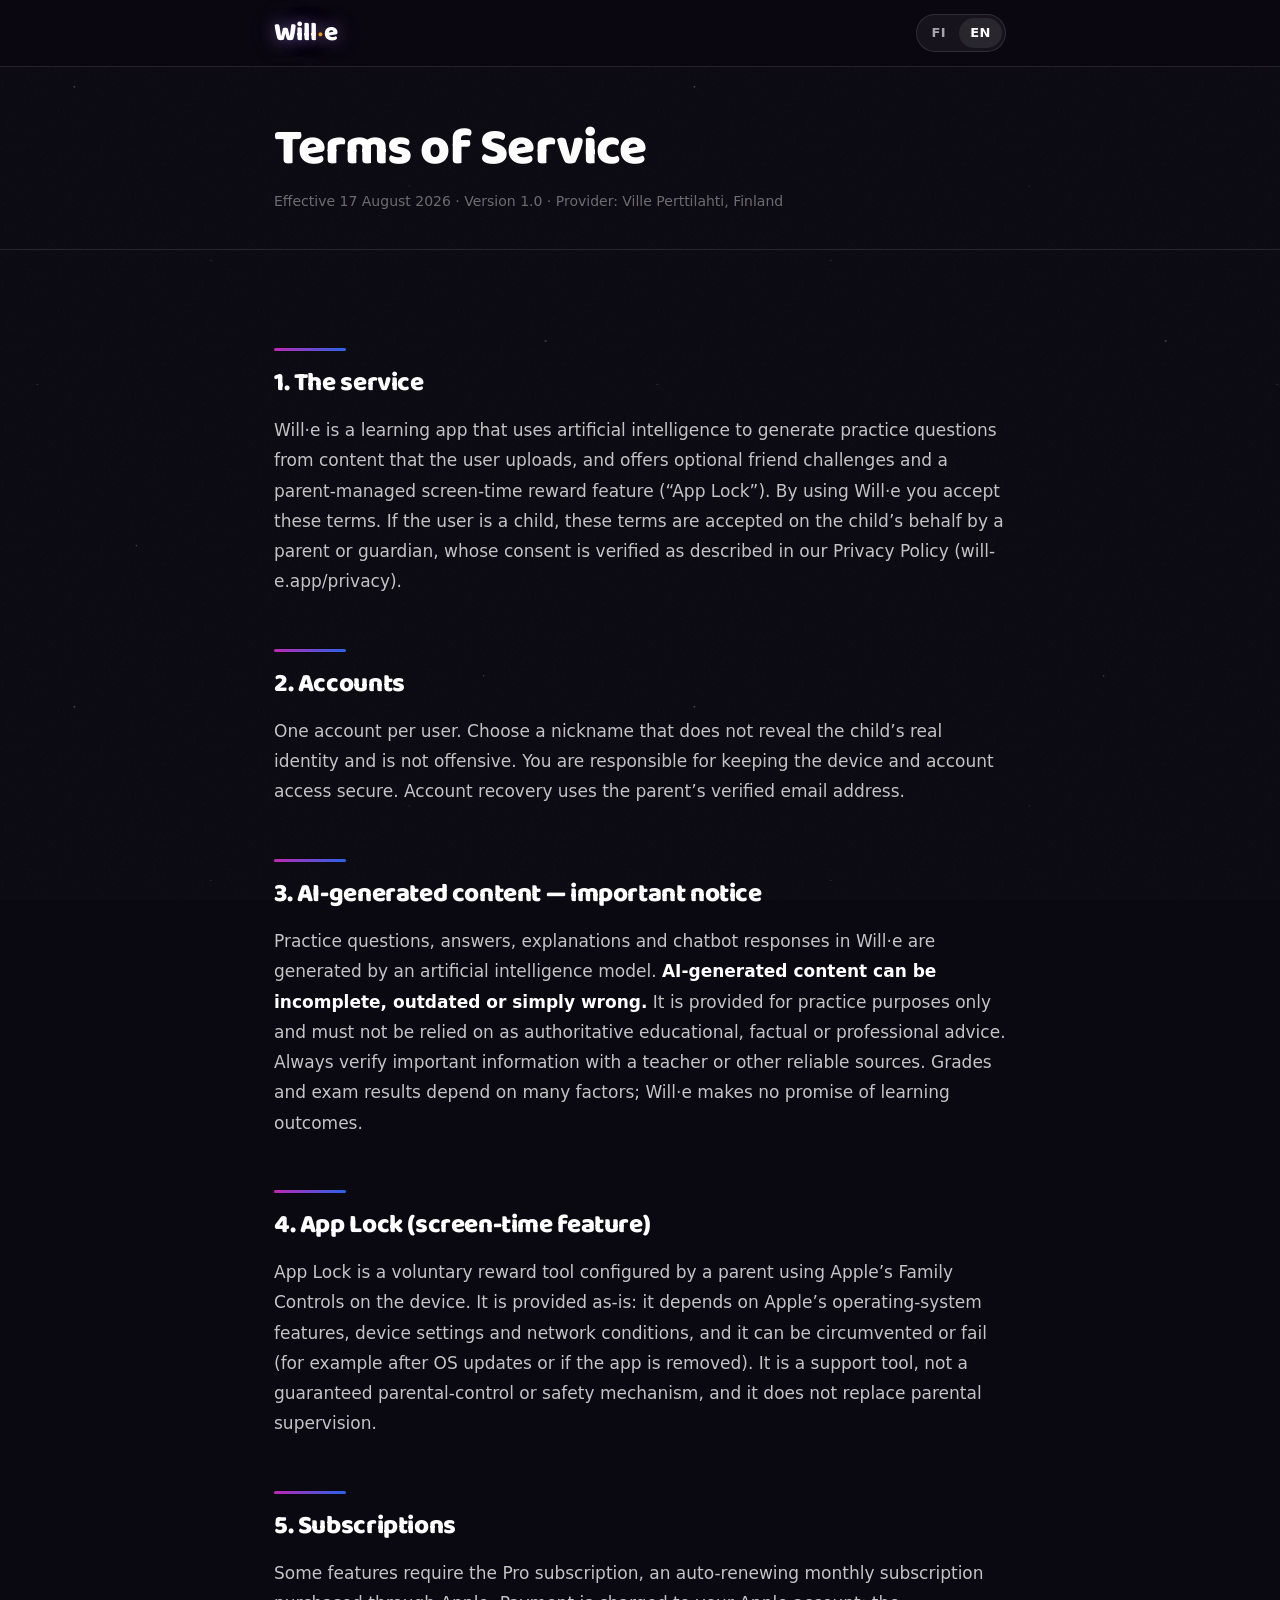
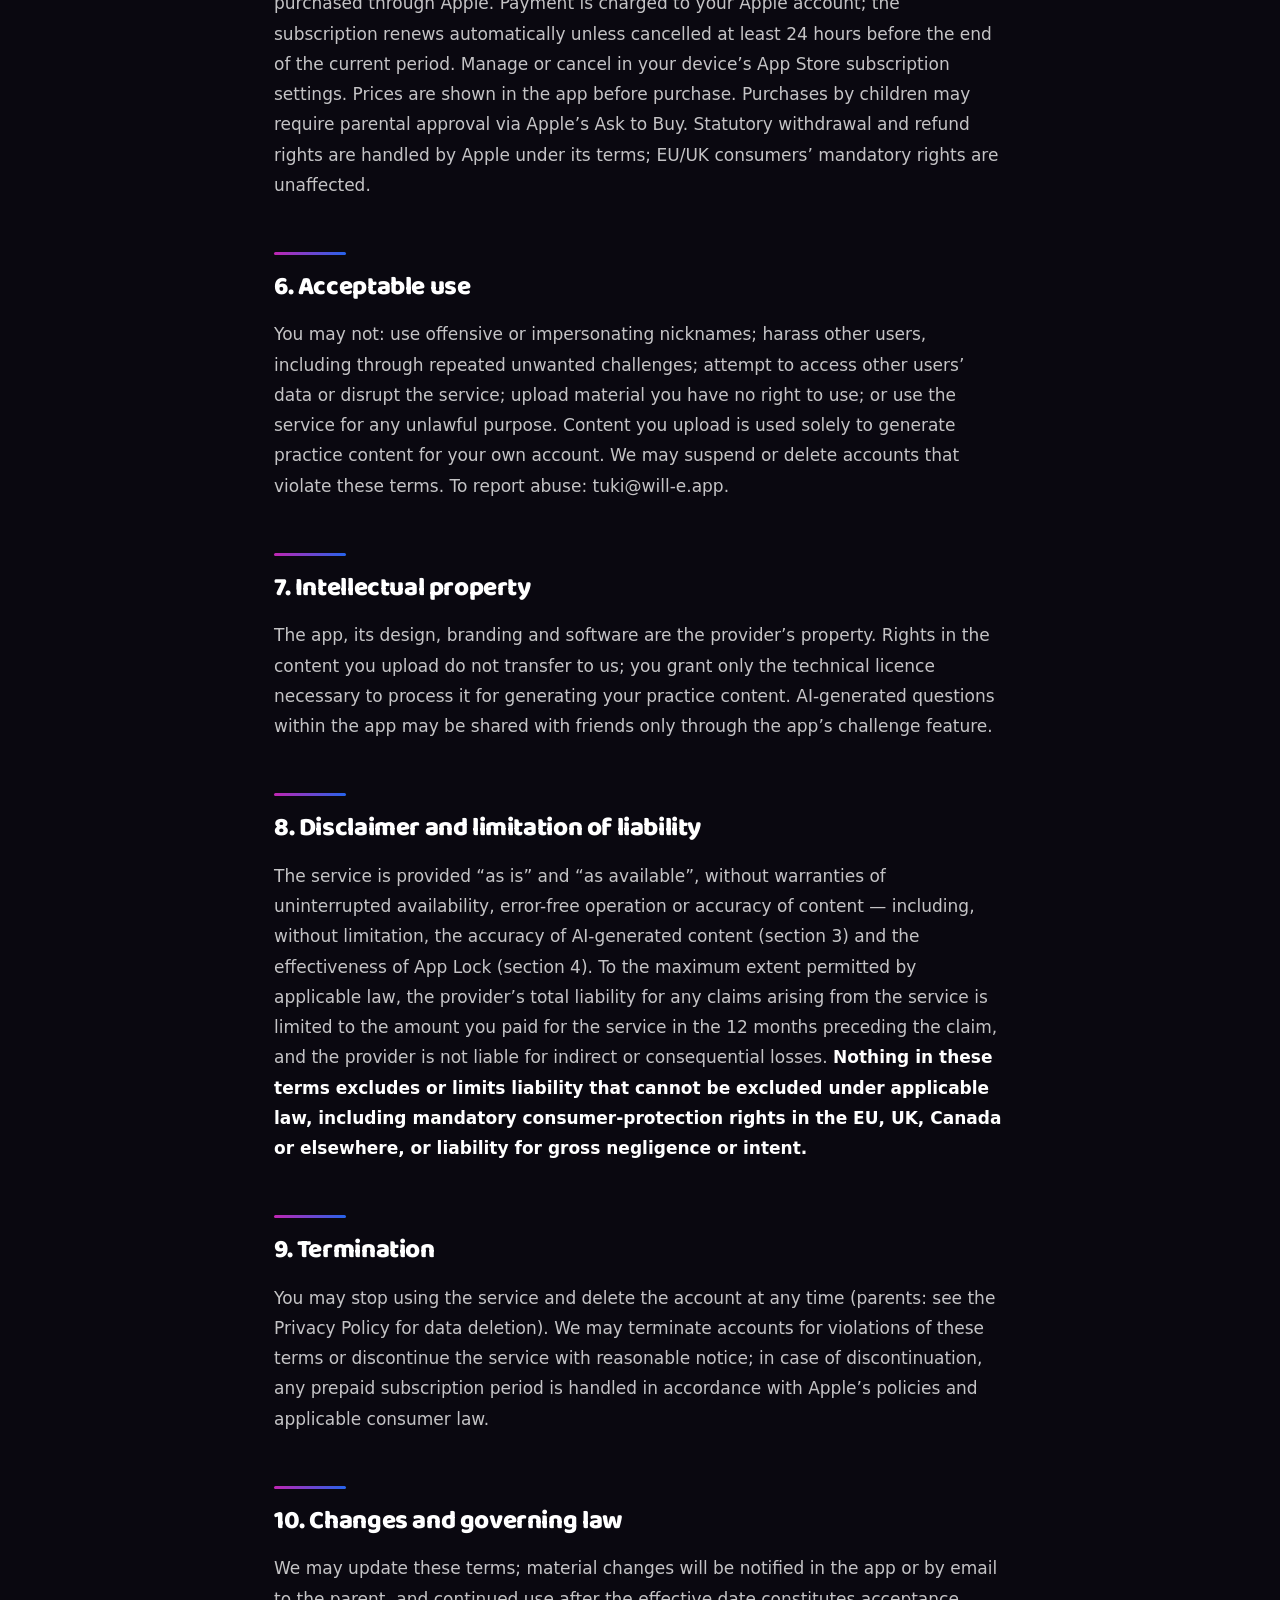
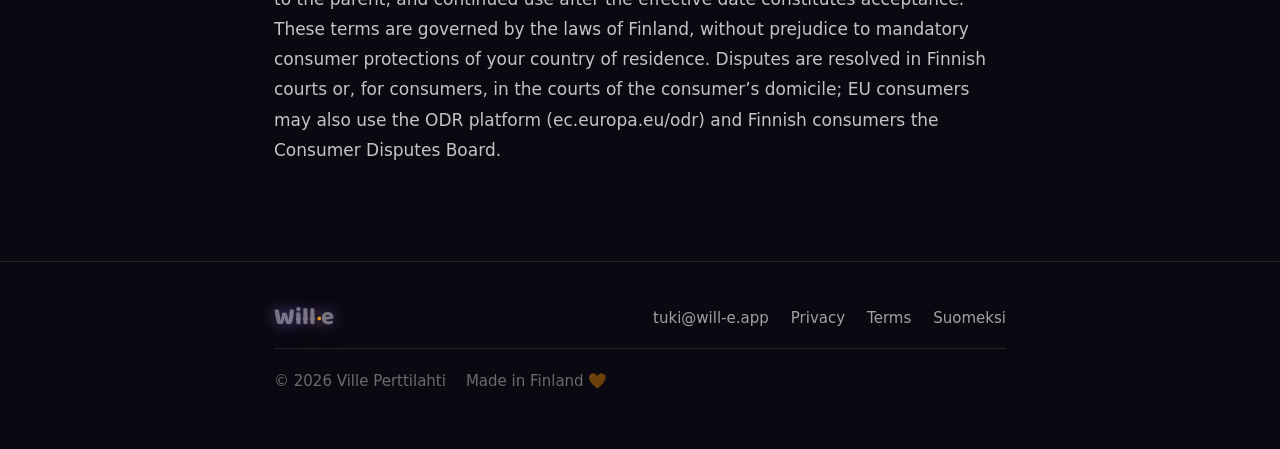
<file: terms.html>
<!DOCTYPE html>
<html lang="en">
<head>
<meta charset="utf-8">
<meta name="viewport" content="width=device-width, initial-scale=1">

<title>Will·e Terms of Service</title>
<meta name="description" content="Terms of service for the Will·e learning app. Effective 17 August 2026.">
<link rel="canonical" href="https://will-e.app/terms.html">
<link rel="alternate" hreflang="fi" href="https://will-e.app/kayttoehdot.html">
<link rel="alternate" hreflang="en" href="https://will-e.app/terms.html">
<link rel="alternate" hreflang="x-default" href="https://will-e.app/kayttoehdot.html">
<meta name="theme-color" content="#0A0810">
<meta name="robots" content="index, follow">
<meta property="og:type" content="article">
<meta property="og:site_name" content="Will·e">
<meta property="og:locale" content="en_US">
<meta property="og:url" content="https://will-e.app/terms.html">
<meta property="og:title" content="Will·e Terms of Service">
<meta property="og:description" content="Terms of service for the Will·e learning app. Effective 17 August 2026.">
<meta property="og:image" content="https://will-e.app/assets/og-image.png">
<meta name="twitter:card" content="summary_large_image">

<link rel="icon" href="assets/icon.png">
<link rel="apple-touch-icon" href="assets/icon.png">

<link rel="preconnect" href="https://fonts.googleapis.com">
<link rel="preconnect" href="https://fonts.gstatic.com" crossorigin>
<link href="https://fonts.googleapis.com/css2?family=Baloo+2:wght@600;700;800&display=swap" rel="stylesheet">
<link rel="stylesheet" href="assets/style.css?v=33">
</head>

<body class="legal-page">
<div class="starfield" aria-hidden="true"></div>
<div class="grain" aria-hidden="true"></div>

<header class="site-header">
  <div class="wrap">
    <a class="brand" href="/" aria-label="Will·e – home">
      <span class="logo"><span class="word">Will</span><span class="dot">·</span><span class="word">e</span></span>
    </a>

    <span class="header-spacer"></span>

    <nav class="lang" aria-label="Language">
      <a href="/kayttoehdot.html" hreflang="fi">FI</a>
      <a href="/terms.html" aria-current="page" hreflang="en">EN</a>
    </nav>
  </div>
</header>

<main>

  <div class="legal-head">
    <div class="wrap">
      <h1>Terms of Service</h1>
      <p class="meta">Effective 17 August 2026 · Version 1.0 · Provider: Ville Perttilahti, Finland</p>
    </div>
  </div>

  <div class="legal">
    <div class="wrap">
      <h2 id="the-service">1. The service</h2>
      <p>Will·e is a learning app that uses artificial intelligence to
      generate practice questions from content that the user uploads,
      and offers optional friend challenges and a parent-managed screen-time
      reward feature (“App Lock”). By using Will·e you accept these terms. If
      the user is a child, these terms are accepted on the child’s behalf by a
      parent or guardian, whose consent is verified as described in our
      Privacy Policy (will-e.app/privacy).</p>
      <h2 id="accounts">2. Accounts</h2>
      <p>One account per user. Choose a nickname that does not reveal the
      child’s real identity and is not offensive. You are responsible for
      keeping the device and account access secure. Account recovery uses the
      parent’s verified email address.</p>
      <h2 id="ai-generated-content-important-notice">3. AI-generated content —
      important notice</h2>
      <p>Practice questions, answers, explanations and chatbot responses in
      Will·e are generated by an artificial intelligence model.
      <strong>AI-generated content can be incomplete, outdated or simply
      wrong.</strong> It is provided for practice purposes only and must not
      be relied on as authoritative educational, factual or professional
      advice. Always verify important information with a teacher or other
      reliable sources. Grades and exam results depend on many
      factors; Will·e makes no promise of learning outcomes.</p>
      <h2 id="app-lock-screen-time-feature">4. App Lock (screen-time
      feature)</h2>
      <p>App Lock is a voluntary reward tool configured by a parent using
      Apple’s Family Controls on the device. It is provided as-is: it depends
      on Apple’s operating-system features, device settings and network
      conditions, and it can be circumvented or fail (for example after OS
      updates or if the app is removed). It is a support tool, not a
      guaranteed parental-control or safety mechanism, and it does not replace
      parental supervision.</p>
      <h2 id="subscriptions">5. Subscriptions</h2>
      <p>Some features require the Pro subscription, an auto-renewing monthly
      subscription purchased through Apple. Payment is charged to your Apple
      account; the subscription renews automatically unless cancelled at least
      24 hours before the end of the current period. Manage or cancel in your
      device’s App Store subscription settings. Prices are shown in the app
      before purchase. Purchases by children may require parental approval via
      Apple’s Ask to Buy. Statutory withdrawal and refund rights are handled
      by Apple under its terms; EU/UK consumers’ mandatory rights are
      unaffected.</p>
      <h2 id="acceptable-use">6. Acceptable use</h2>
      <p>You may not: use offensive or impersonating nicknames; harass other
      users, including through repeated unwanted challenges; attempt to access
      other users’ data or disrupt the service; upload material you have no
      right to use; or use the service for any unlawful purpose. Content you
      upload is used solely to generate practice content
      for your own account. We may suspend or delete accounts that violate
      these terms. To report abuse: tuki@will-e.app.</p>
      <h2 id="intellectual-property">7. Intellectual property</h2>
      <p>The app, its design, branding and software are the provider’s
      property. Rights in the content you upload do not transfer to us; you
      grant only the technical licence necessary to process it for generating
      your practice content. AI-generated questions within the app may be shared
      with friends only through the app’s challenge feature.</p>
      <h2 id="disclaimer-and-limitation-of-liability">8. Disclaimer and
      limitation of liability</h2>
      <p>The service is provided “as is” and “as available”, without
      warranties of uninterrupted availability, error-free operation or
      accuracy of content — including, without limitation, the accuracy of
      AI-generated content (section 3) and the effectiveness of App Lock
      (section 4). To the maximum extent permitted by applicable law, the
      provider’s total liability for any claims arising from the service is
      limited to the amount you paid for the service in the 12 months
      preceding the claim, and the provider is not liable for indirect or
      consequential losses. <strong>Nothing in these terms excludes or limits
      liability that cannot be excluded under applicable law, including
      mandatory consumer-protection rights in the EU, UK, Canada or elsewhere,
      or liability for gross negligence or intent.</strong></p>
      <h2 id="termination">9. Termination</h2>
      <p>You may stop using the service and delete the account at any time
      (parents: see the Privacy Policy for data deletion). We may terminate
      accounts for violations of these terms or discontinue the service with
      reasonable notice; in case of discontinuation, any prepaid subscription
      period is handled in accordance with Apple’s policies and applicable
      consumer law.</p>
      <h2 id="changes-and-governing-law">10. Changes and governing law</h2>
      <p>We may update these terms; material changes will be notified in the
      app or by email to the parent, and continued use after the effective
      date constitutes acceptance. These terms are governed by the laws of
      Finland, without prejudice to mandatory consumer protections of your
      country of residence. Disputes are resolved in Finnish courts or, for
      consumers, in the courts of the consumer’s domicile; EU consumers may
      also use the ODR platform (ec.europa.eu/odr) and Finnish consumers the
      Consumer Disputes Board.</p>
    </div>
  </div>

</main>

<footer class="site-footer">
  <div class="wrap">
    <span class="logo"><span class="word">Will</span><span class="dot">·</span><span class="word">e</span></span>

    <nav class="footer-links" aria-label="Footer">
      <a href="mailto:tuki@will-e.app">tuki@will-e.app</a>
      <a href="/privacy.html">Privacy</a>
      <a href="/terms.html">Terms</a>
      <a href="/kayttoehdot.html" hreflang="fi">Suomeksi</a>
    </nav>

    <div class="footer-legal">
      <span>© <span data-year>2026</span> Ville Perttilahti</span>
      <span>Made in Finland 🧡</span>
    </div>
  </div>
</footer>

<script src="assets/site.js?v=33"></script>
</body>
</html>
</file>
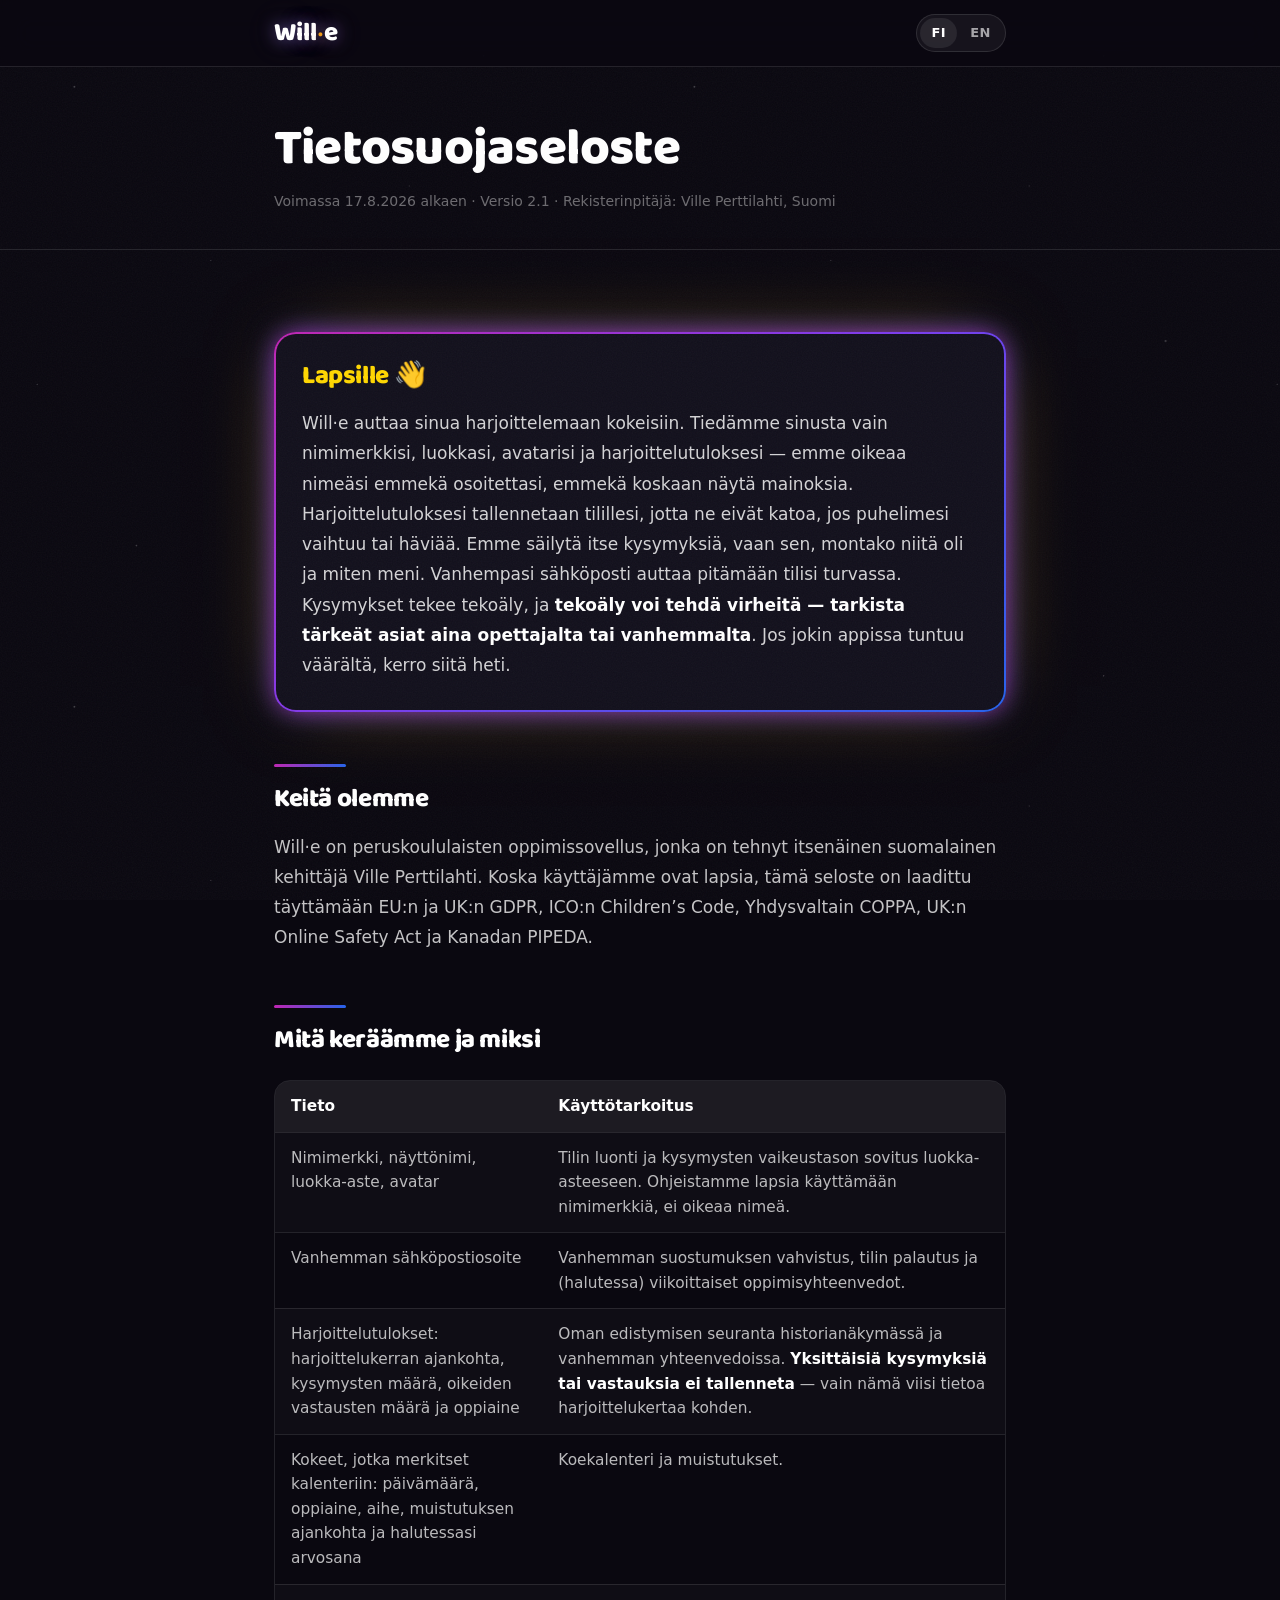
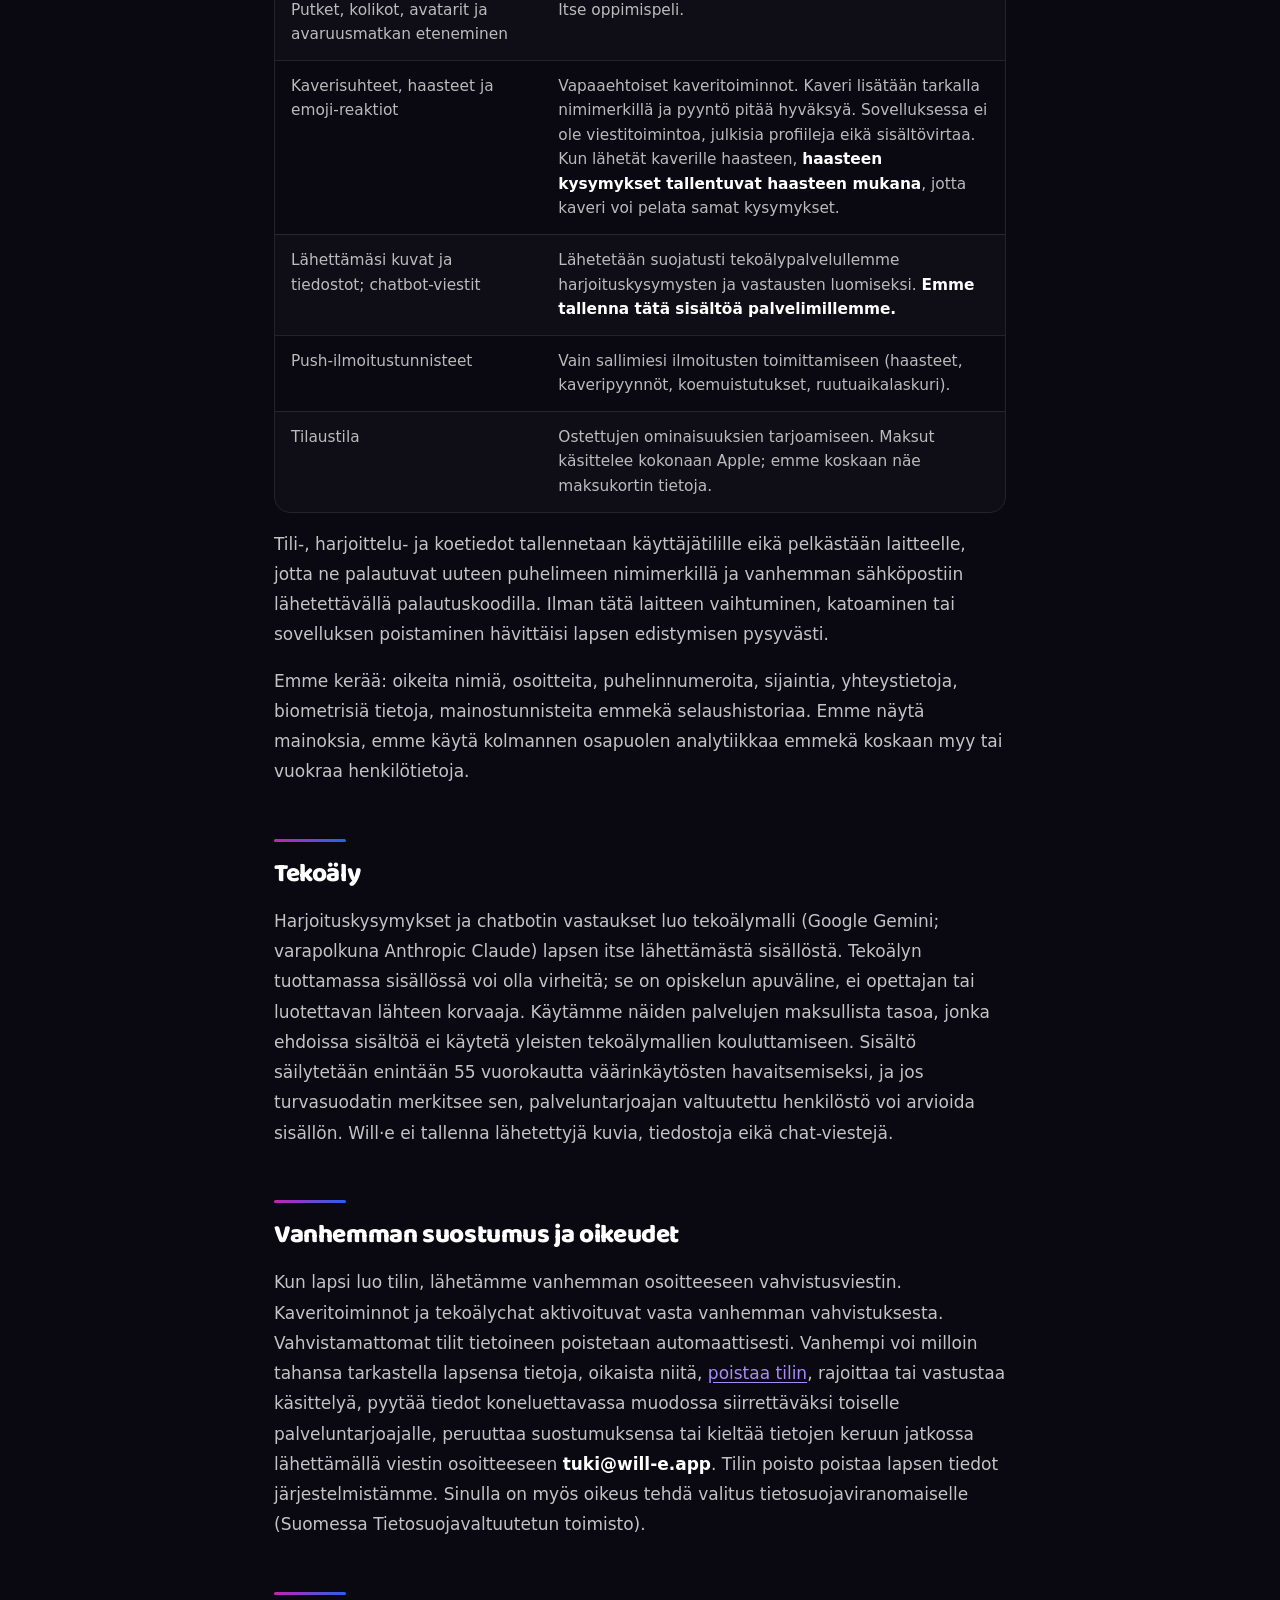
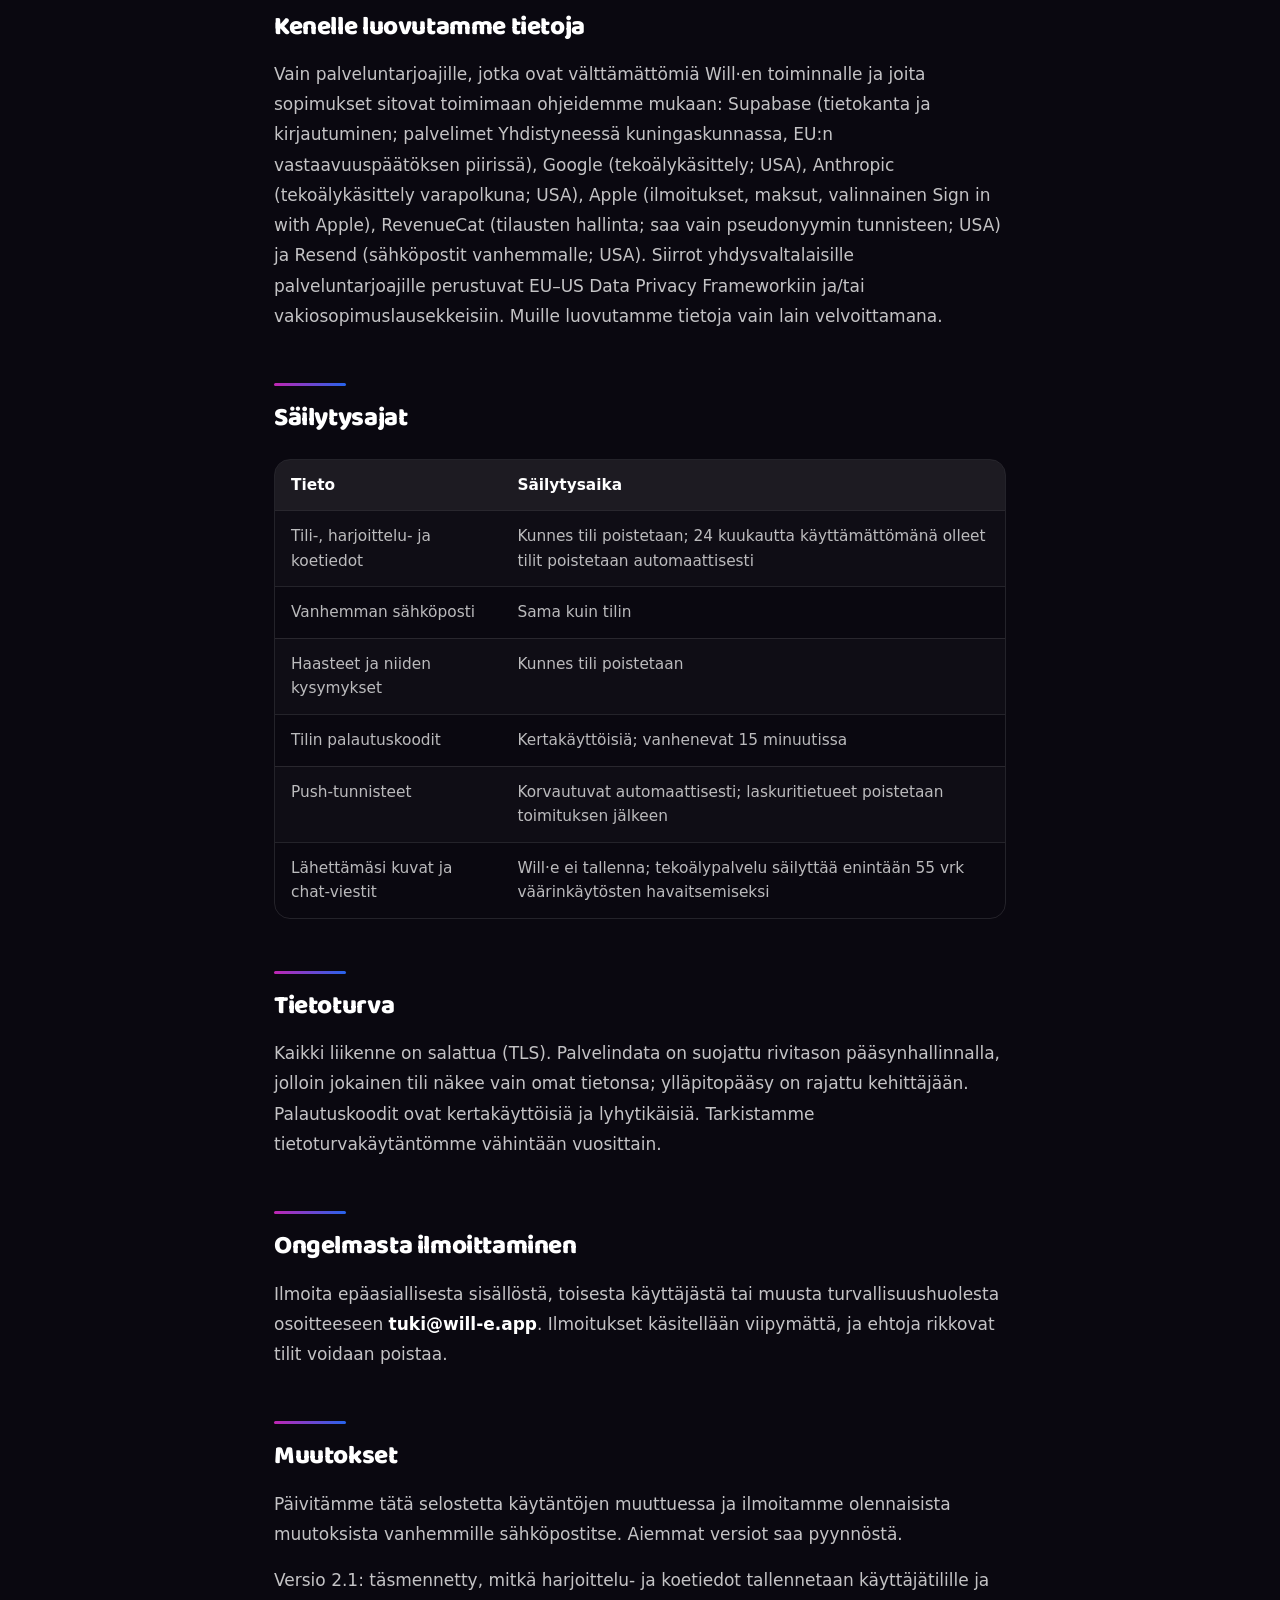
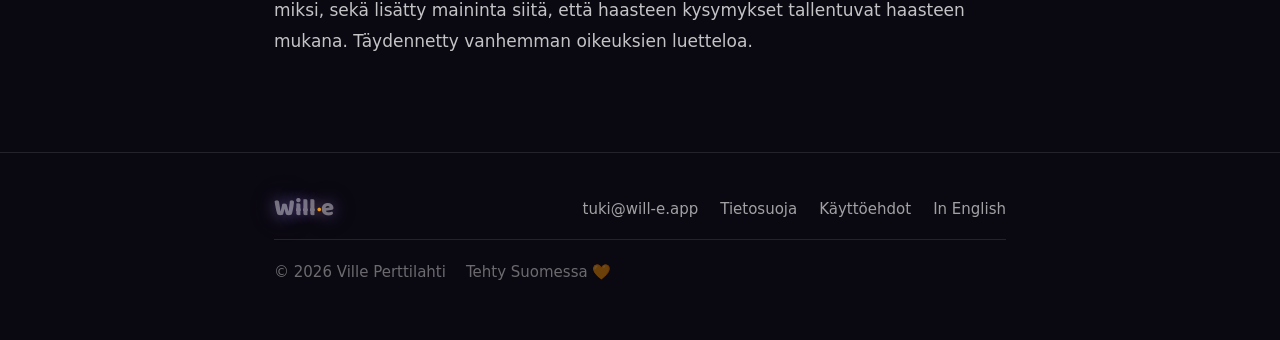
<file: tietosuoja.html>
<!DOCTYPE html>
<html lang="fi">
<head>
<meta charset="utf-8">
<meta name="viewport" content="width=device-width, initial-scale=1">

<title>Will·en tietosuojaseloste</title>
<meta name="description" content="Will·e-oppimissovelluksen tietosuojaseloste. GDPR, COPPA ja lasten yksityisyys.">
<link rel="canonical" href="https://will-e.app/tietosuoja.html">
<link rel="alternate" hreflang="fi" href="https://will-e.app/tietosuoja.html">
<link rel="alternate" hreflang="en" href="https://will-e.app/privacy.html">
<link rel="alternate" hreflang="x-default" href="https://will-e.app/tietosuoja.html">
<meta name="theme-color" content="#0A0810">
<meta name="robots" content="index, follow">
<meta property="og:type" content="article">
<meta property="og:site_name" content="Will·e">
<meta property="og:locale" content="fi_FI">
<meta property="og:url" content="https://will-e.app/tietosuoja.html">
<meta property="og:title" content="Will·en tietosuojaseloste">
<meta property="og:description" content="Will·e-oppimissovelluksen tietosuojaseloste. GDPR, COPPA ja lasten yksityisyys.">
<meta property="og:image" content="https://will-e.app/assets/og-image.png">
<meta name="twitter:card" content="summary_large_image">

<link rel="icon" href="assets/icon.png">
<link rel="apple-touch-icon" href="assets/icon.png">

<link rel="preconnect" href="https://fonts.googleapis.com">
<link rel="preconnect" href="https://fonts.gstatic.com" crossorigin>
<link href="https://fonts.googleapis.com/css2?family=Baloo+2:wght@600;700;800&display=swap" rel="stylesheet">
<link rel="stylesheet" href="assets/style.css?v=33">
</head>

<body class="legal-page">
<div class="starfield" aria-hidden="true"></div>
<div class="grain" aria-hidden="true"></div>

<header class="site-header">
  <div class="wrap">
    <a class="brand" href="/" aria-label="Will·e – etusivu">
      <span class="logo"><span class="word">Will</span><span class="dot">·</span><span class="word">e</span></span>
    </a>

    <span class="header-spacer"></span>

    <nav class="lang" aria-label="Kieli">
      <a href="/tietosuoja.html" aria-current="page" hreflang="fi">FI</a>
      <a href="/privacy.html" hreflang="en">EN</a>
    </nav>
  </div>
</header>

<main>

  <div class="legal-head">
    <div class="wrap">
      <h1>Tietosuojaseloste</h1>
      <p class="meta">Voimassa 17.8.2026 alkaen · Versio 2.1 · Rekisterinpitäjä: Ville Perttilahti, Suomi</p>
    </div>
  </div>

  <div class="legal">
    <div class="wrap">
      <section class="kids"><h2 id="lapsille">Lapsille 👋</h2>

      <p>Will·e auttaa sinua harjoittelemaan kokeisiin. Tiedämme sinusta vain
      nimimerkkisi, luokkasi, avatarisi ja harjoittelutuloksesi — emme oikeaa
      nimeäsi emmekä osoitettasi, emmekä koskaan näytä mainoksia.
      Harjoittelutuloksesi tallennetaan tilillesi, jotta ne eivät katoa, jos
      puhelimesi vaihtuu tai häviää. Emme säilytä itse kysymyksiä, vaan sen,
      montako niitä oli ja miten meni. Vanhempasi sähköposti auttaa pitämään
      tilisi turvassa. Kysymykset tekee tekoäly, ja <strong>tekoäly voi tehdä
      virheitä — tarkista tärkeät asiat aina opettajalta tai
      vanhemmalta</strong>. Jos jokin appissa tuntuu väärältä, kerro siitä
      heti.</p></section>

      <h2 id="keitä-olemme">Keitä olemme</h2>

      <p>Will·e on peruskoululaisten oppimissovellus, jonka on tehnyt
      itsenäinen suomalainen kehittäjä Ville Perttilahti. Koska käyttäjämme
      ovat lapsia, tämä seloste on laadittu täyttämään EU:n ja UK:n GDPR,
      ICO:n Children’s Code, Yhdysvaltain COPPA, UK:n Online Safety Act ja
      Kanadan PIPEDA.</p>

      <h2 id="mitä-keräämme-ja-miksi">Mitä keräämme ja miksi</h2>

      <table>
        <thead>
          <tr>
            <th>Tieto</th>
            <th>Käyttötarkoitus</th>
          </tr>
        </thead>
        <tbody>
          <tr>
            <td>Nimimerkki, näyttönimi, luokka-aste, avatar</td>
            <td>Tilin luonti ja kysymysten vaikeustason sovitus luokka-asteeseen.
            Ohjeistamme lapsia käyttämään nimimerkkiä, ei oikeaa nimeä.</td>
          </tr>
          <tr>
            <td>Vanhemman sähköpostiosoite</td>
            <td>Vanhemman suostumuksen vahvistus, tilin palautus ja (halutessa)
            viikoittaiset oppimisyhteenvedot.</td>
          </tr>
          <tr>
            <td>Harjoittelutulokset: harjoittelukerran ajankohta, kysymysten
            määrä, oikeiden vastausten määrä ja oppiaine</td>
            <td>Oman edistymisen seuranta historianäkymässä ja vanhemman
            yhteenvedoissa. <strong>Yksittäisiä kysymyksiä tai vastauksia ei
            tallenneta</strong> — vain nämä viisi tietoa harjoittelukertaa
            kohden.</td>
          </tr>
          <tr>
            <td>Kokeet, jotka merkitset kalenteriin: päivämäärä, oppiaine,
            aihe, muistutuksen ajankohta ja halutessasi arvosana</td>
            <td>Koekalenteri ja muistutukset.</td>
          </tr>
          <tr>
            <td>Putket, kolikot, avatarit ja avaruusmatkan eteneminen</td>
            <td>Itse oppimispeli.</td>
          </tr>
          <tr>
            <td>Kaverisuhteet, haasteet ja emoji-reaktiot</td>
            <td>Vapaaehtoiset kaveritoiminnot. Kaveri lisätään tarkalla
            nimimerkillä ja pyyntö pitää hyväksyä. Sovelluksessa ei ole
            viestitoimintoa, julkisia profiileja eikä sisältövirtaa. Kun
            lähetät kaverille haasteen, <strong>haasteen kysymykset tallentuvat
            haasteen mukana</strong>, jotta kaveri voi pelata samat
            kysymykset.</td>
          </tr>
          <tr>
            <td>Lähettämäsi kuvat ja tiedostot; chatbot-viestit</td>
            <td>Lähetetään suojatusti tekoälypalvelullemme harjoituskysymysten
            ja vastausten luomiseksi. <strong>Emme tallenna tätä sisältöä
            palvelimillemme.</strong></td>
          </tr>
          <tr>
            <td>Push-ilmoitustunnisteet</td>
            <td>Vain sallimiesi ilmoitusten toimittamiseen (haasteet,
            kaveripyynnöt, koemuistutukset, ruutuaikalaskuri).</td>
          </tr>
          <tr>
            <td>Tilaustila</td>
            <td>Ostettujen ominaisuuksien tarjoamiseen. Maksut käsittelee
            kokonaan Apple; emme koskaan näe maksukortin tietoja.</td>
          </tr>
        </tbody>
      </table>

      <p>Tili-, harjoittelu- ja koetiedot tallennetaan käyttäjätilille eikä
      pelkästään laitteelle, jotta ne palautuvat uuteen puhelimeen
      nimimerkillä ja vanhemman sähköpostiin lähetettävällä palautuskoodilla.
      Ilman tätä laitteen vaihtuminen, katoaminen tai sovelluksen poistaminen
      hävittäisi lapsen edistymisen pysyvästi.</p>

      <p>Emme kerää: oikeita nimiä, osoitteita, puhelinnumeroita, sijaintia,
      yhteystietoja, biometrisiä tietoja, mainostunnisteita emmekä
      selaushistoriaa. Emme näytä mainoksia, emme käytä kolmannen osapuolen
      analytiikkaa emmekä koskaan myy tai vuokraa henkilötietoja.</p>

      <h2 id="tekoäly">Tekoäly</h2>

      <p>Harjoituskysymykset ja chatbotin vastaukset luo tekoälymalli (Google
      Gemini; varapolkuna Anthropic Claude) lapsen itse lähettämästä
      sisällöstä. Tekoälyn tuottamassa sisällössä voi olla virheitä; se on
      opiskelun apuväline, ei opettajan tai luotettavan lähteen korvaaja.
      Käytämme näiden palvelujen maksullista tasoa, jonka ehdoissa sisältöä ei
      käytetä yleisten tekoälymallien kouluttamiseen. Sisältö säilytetään
      enintään 55 vuorokautta väärinkäytösten havaitsemiseksi, ja jos
      turvasuodatin merkitsee sen, palveluntarjoajan valtuutettu henkilöstö
      voi arvioida sisällön. Will·e ei tallenna lähetettyjä kuvia,
      tiedostoja eikä chat-viestejä.</p>

      <h2 id="vanhemman-suostumus-ja-oikeudet">Vanhemman suostumus ja oikeudet</h2>

      <p>Kun lapsi luo tilin, lähetämme vanhemman osoitteeseen
      vahvistusviestin. Kaveritoiminnot ja tekoälychat aktivoituvat vasta
      vanhemman vahvistuksesta. Vahvistamattomat tilit tietoineen poistetaan
      automaattisesti. Vanhempi voi milloin tahansa tarkastella lapsensa
      tietoja, oikaista niitä, <a href="/poista-tili/">poistaa tilin</a>, rajoittaa tai vastustaa
      käsittelyä, pyytää tiedot koneluettavassa muodossa siirrettäväksi
      toiselle palveluntarjoajalle, peruuttaa suostumuksensa tai kieltää
      tietojen keruun jatkossa lähettämällä viestin osoitteeseen
      <strong>tuki@will-e.app</strong>. Tilin poisto poistaa lapsen tiedot
      järjestelmistämme. Sinulla on myös oikeus tehdä valitus
      tietosuojaviranomaiselle (Suomessa Tietosuojavaltuutetun toimisto).</p>

      <h2 id="kenelle-luovutamme-tietoja">Kenelle luovutamme tietoja</h2>

      <p>Vain palveluntarjoajille, jotka ovat välttämättömiä Will·en
      toiminnalle ja joita sopimukset sitovat toimimaan ohjeidemme mukaan:
      Supabase (tietokanta ja kirjautuminen; palvelimet Yhdistyneessä
      kuningaskunnassa, EU:n vastaavuuspäätöksen piirissä), Google
      (tekoälykäsittely; USA), Anthropic (tekoälykäsittely varapolkuna; USA),
      Apple (ilmoitukset, maksut, valinnainen Sign in with Apple), RevenueCat
      (tilausten hallinta; saa vain pseudonyymin tunnisteen; USA) ja Resend
      (sähköpostit vanhemmalle; USA). Siirrot yhdysvaltalaisille
      palveluntarjoajille perustuvat EU–US Data Privacy Frameworkiin ja/tai
      vakiosopimuslausekkeisiin. Muille luovutamme tietoja vain lain
      velvoittamana.</p>

      <h2 id="säilytysajat">Säilytysajat</h2>

      <table>
        <thead>
          <tr>
            <th>Tieto</th>
            <th>Säilytysaika</th>
          </tr>
        </thead>
        <tbody>
          <tr>
            <td>Tili-, harjoittelu- ja koetiedot</td>
            <td>Kunnes tili poistetaan; 24 kuukautta käyttämättömänä olleet
            tilit poistetaan automaattisesti</td>
          </tr>
          <tr>
            <td>Vanhemman sähköposti</td>
            <td>Sama kuin tilin</td>
          </tr>
          <tr>
            <td>Haasteet ja niiden kysymykset</td>
            <td>Kunnes tili poistetaan</td>
          </tr>
          <tr>
            <td>Tilin palautuskoodit</td>
            <td>Kertakäyttöisiä; vanhenevat 15 minuutissa</td>
          </tr>
          <tr>
            <td>Push-tunnisteet</td>
            <td>Korvautuvat automaattisesti; laskuritietueet poistetaan
            toimituksen jälkeen</td>
          </tr>
          <tr>
            <td>Lähettämäsi kuvat ja chat-viestit</td>
            <td>Will·e ei tallenna; tekoälypalvelu säilyttää enintään 55 vrk
            väärinkäytösten havaitsemiseksi</td>
          </tr>
        </tbody>
      </table>

      <h2 id="tietoturva">Tietoturva</h2>

      <p>Kaikki liikenne on salattua (TLS). Palvelindata on suojattu rivitason
      pääsynhallinnalla, jolloin jokainen tili näkee vain omat tietonsa;
      ylläpitopääsy on rajattu kehittäjään. Palautuskoodit ovat
      kertakäyttöisiä ja lyhytikäisiä. Tarkistamme tietoturvakäytäntömme
      vähintään vuosittain.</p>

      <h2 id="ongelmasta-ilmoittaminen">Ongelmasta ilmoittaminen</h2>

      <p>Ilmoita epäasiallisesta sisällöstä, toisesta käyttäjästä tai muusta
      turvallisuushuolesta osoitteeseen <strong>tuki@will-e.app</strong>.
      Ilmoitukset käsitellään viipymättä, ja ehtoja rikkovat tilit voidaan
      poistaa.</p>

      <h2 id="muutokset">Muutokset</h2>

      <p>Päivitämme tätä selostetta käytäntöjen muuttuessa ja ilmoitamme
      olennaisista muutoksista vanhemmille sähköpostitse. Aiemmat versiot saa
      pyynnöstä.</p>

      <p>Versio 2.1: täsmennetty, mitkä harjoittelu- ja koetiedot tallennetaan
      käyttäjätilille ja miksi, sekä lisätty maininta siitä, että haasteen
      kysymykset tallentuvat haasteen mukana. Täydennetty vanhemman
      oikeuksien luetteloa.</p>
    </div>
  </div>

</main>

<footer class="site-footer">
  <div class="wrap">
    <span class="logo"><span class="word">Will</span><span class="dot">·</span><span class="word">e</span></span>

    <nav class="footer-links" aria-label="Alatunniste">
      <a href="mailto:tuki@will-e.app">tuki@will-e.app</a>
      <a href="/tietosuoja.html">Tietosuoja</a>
      <a href="/kayttoehdot.html">Käyttöehdot</a>
      <a href="/privacy.html" hreflang="en">In English</a>
    </nav>

    <div class="footer-legal">
      <span>© <span data-year>2026</span> Ville Perttilahti</span>
      <span>Tehty Suomessa 🧡</span>
    </div>
  </div>
</footer>

<script src="assets/site.js?v=33"></script>
</body>
</html>
</file>
<file: assets/style.css>
/* ==========================================================================
   Will·e – will-e.app

   VÄRIJÄRJESTELMÄ (kolme sääntöä, kaikki muu seuraa niistä)

   1. Tausta on lähes musta, ei violetti. Neon ei erotu värillisestä pohjasta.
   2. REUNUS ON LIUKUVÄRI, sama kaikkialla: magenta -> violetti -> sininen.
      Kaikki kolme ovat apin omia värejä.
   3. HEHKU ON ERI VÄRI KUIN REUNUS — kulta. Tämä on koko efektin ydin:
      jos hehku olisi samaa väriä kuin reunus, se sulaisi siihen eikä
      erottuisi. Kulta on myös se väri jolla appi merkitsee kultakortin,
      arvoasteikon ja voiton, ja logon piste on samaa perhettä.

   Kulta on siis "neonväri": otsikoiden toinen rivi, pysäkkipisteet ja
   kaikki kuvien takaa tuleva valo. Liukuväri on "reunaväri".
   ========================================================================== */

/* --- 1. Tokenit ---------------------------------------------------------- */

:root {
  /* Pohja */
  --ink:        #0A0810;   /* lähes musta, hitunen violettia                */
  --ink-2:      #12101C;   /* nostettu pinta                                */

  /* Reunaliukuvärin kolme pistettä — apin omat sävyt */
  --rim-a:      #BF26B3;   /* magenta,  Color(0.75, 0.15, 0.70)             */
  --rim-b:      #7D3BED;   /* violetti, Color(0.49, 0.23, 0.93)             */
  --rim-c:      #2663EB;   /* sininen,  Color(0.15, 0.39, 0.92)             */

  /* Neonväri — hehku ja korostetut rivit */
  --neon:       #FFD700;   /* WilleUI.gold                                  */
  --neon-warm:  #F59E0A;   /* logon piste                                   */

  --lilac:      #A68CFA;
  --green:      #33BF66;

  --text:       #FFFFFF;
  --text-2:     rgba(255, 255, 255, .62);
  --text-3:     rgba(255, 255, 255, .40);
  --surface:    rgba(255, 255, 255, .05);
  --surface-2:  rgba(255, 255, 255, .08);
  --border:     rgba(255, 255, 255, .11);

  /* Reunus: yksi liukuväri, käytössä joka paikassa jossa on neonreuna. */
  --rim: linear-gradient(145deg, var(--rim-a) 0%, var(--rim-b) 48%, var(--rim-c) 100%);
  --rim-line: linear-gradient(90deg, var(--rim-a), var(--rim-c));

  /* Reunuksen oma hohde — pinkki ja sininen kummastakin päästä. */
  --rim-glow: 0 0 24px -4px rgba(191, 38, 179, .85),
              0 0 34px -6px rgba(38, 99, 235, .70);

  /* Nappien gradientti. */
  --cta: linear-gradient(100deg, var(--rim-b) 0%, var(--rim-a) 100%);

  --display: "Baloo 2", "Trebuchet MS", system-ui, sans-serif;
  --body: -apple-system, BlinkMacSystemFont, "Segoe UI", system-ui,
          "Helvetica Neue", Arial, sans-serif;

  --wrap: 1120px;
  --radius: 20px;
}

/* --- 2. Perusta ---------------------------------------------------------- */

* { box-sizing: border-box; }

html { scroll-behavior: smooth; }

body {
  margin: 0;
  background: var(--ink);
  color: var(--text);
  font-family: var(--body);
  font-size: 17px;
  line-height: 1.6;
  -webkit-font-smoothing: antialiased;
  overflow-x: hidden;
}

img { max-width: 100%; height: auto; display: block; }

a { color: inherit; }

h1, h2, h3 {
  font-family: var(--display);
  font-weight: 800;
  letter-spacing: -.015em;
  margin: 0;
}

p { margin: 0; }

.wrap {
  width: 100%;
  max-width: var(--wrap);
  margin-inline: auto;
  padding-inline: 24px;
}

:focus-visible {
  outline: 3px solid var(--neon);
  outline-offset: 3px;
  border-radius: 6px;
}

/* Tähtitaivas — kiinteä, ei animaatiota. Vaimeampi kuin ennen, jotta
   rakeisuus ja neonit saavat tilan. */
.starfield {
  position: fixed;
  inset: 0;
  z-index: 0;
  pointer-events: none;
  background-image:
    radial-gradient(1.4px 1.4px at 12% 14%, rgba(255,255,255,.85), transparent),
    radial-gradient(1.2px 1.2px at 78% 9%,  rgba(255,255,255,.7),  transparent),
    radial-gradient(1px 1px   at 34% 42%,   rgba(255,255,255,.6),  transparent),
    radial-gradient(1.6px 1.6px at 88% 55%, rgba(255,255,255,.75), transparent),
    radial-gradient(1px 1px   at 55% 78%,   rgba(255,255,255,.55), transparent),
    radial-gradient(1.3px 1.3px at 22% 88%, rgba(255,255,255,.7),  transparent),
    radial-gradient(1px 1px   at 66% 30%,   rgba(255,255,255,.5),  transparent),
    radial-gradient(1.1px 1.1px at 6% 62%,  rgba(255,255,255,.6),  transparent);
  background-size: 620px 620px;
  opacity: .34;
}

/* Filmirakeisuus. Referenssillä sama: se pehmentää tasaiset mustat pinnat
   ja saa neonreunat näyttämään valolta eikä vektorilta. */
.grain {
  position: fixed;
  inset: 0;
  z-index: 3;
  pointer-events: none;
  opacity: .042;
  background-image: url("data:image/svg+xml,%3Csvg xmlns='http://www.w3.org/2000/svg' width='200' height='200'%3E%3Cfilter id='n'%3E%3CfeTurbulence type='fractalNoise' baseFrequency='0.8' numOctaves='3' stitchTiles='stitch'/%3E%3C/filter%3E%3Crect width='200' height='200' filter='url(%23n)'/%3E%3C/svg%3E");
  background-size: 200px 200px;
}

.site-header, main, .site-footer { position: relative; z-index: 1; }

/* --- 3. Logo ------------------------------------------------------------- */

.logo {
  font-family: var(--display);
  font-weight: 800;
  line-height: 1;
  display: inline-flex;
  align-items: baseline;
  text-decoration: none;
  white-space: nowrap;
}

.logo .dot {
  color: var(--neon-warm);
  font-size: .78em;
  margin-inline: .04em;
  text-shadow: 0 0 14px rgba(245, 158, 10, .95),
               0 0 30px rgba(245, 158, 10, .55);
}

.logo .word {
  text-shadow: 0 0 16px rgba(166, 140, 250, .5),
               0 0 34px rgba(166, 140, 250, .24);
}

/* --- 4. Yläpalkki -------------------------------------------------------- */

.site-header {
  position: sticky;
  top: 0;
  z-index: 50;
  background: rgba(10, 8, 16, .74);
  backdrop-filter: saturate(160%) blur(14px);
  -webkit-backdrop-filter: saturate(160%) blur(14px);
  border-bottom: 1px solid var(--border);
}

.site-header .wrap {
  display: flex;
  align-items: center;
  gap: 16px;
  height: 66px;
}

.site-header .logo { font-size: 26px; }

.site-header .brand {
  display: flex;
  align-items: center;
  gap: 10px;
  text-decoration: none;
}

.site-header .brand img { width: 32px; height: 32px; border-radius: 9px; }

.header-spacer { flex: 1; }

.lang {
  display: flex;
  align-items: center;
  gap: 2px;
  padding: 3px;
  border: 1px solid var(--border);
  border-radius: 999px;
  background: var(--surface);
}

.lang a {
  font-size: 13px;
  font-weight: 600;
  letter-spacing: .04em;
  padding: 5px 11px;
  border-radius: 999px;
  text-decoration: none;
  color: var(--text-2);
}

.lang a[aria-current="page"] { background: var(--surface-2); color: var(--text); }

/* --- 5. Napit ------------------------------------------------------------ */

.btn {
  display: inline-flex;
  align-items: center;
  justify-content: center;
  gap: 10px;
  font-family: var(--display);
  font-weight: 700;
  font-size: 18px;
  padding: 15px 30px;
  border: 0;
  border-radius: 999px;
  text-decoration: none;
  color: #fff;
  background: var(--cta);
  box-shadow: var(--rim-glow), 0 12px 36px rgba(0, 0, 0, .55);
  transition: transform .18s ease, box-shadow .18s ease;
}

.btn:hover {
  transform: translateY(-2px);
  box-shadow: 0 0 30px -2px rgba(191, 38, 179, .95),
              0 0 44px -4px rgba(38, 99, 235, .8),
              0 16px 44px rgba(0, 0, 0, .55);
}

/* Odotustila: sama liukuvärireunus kuin kuvissa, mutta täyttö on tumma. */
.btn.is-pending {
  background:
    linear-gradient(var(--ink-2), var(--ink-2)) padding-box,
    var(--rim) border-box;
  border: 1.5px solid transparent;
  color: var(--text);
  cursor: default;
  box-shadow: 0 0 20px -6px rgba(191, 38, 179, .7),
              0 0 26px -8px rgba(38, 99, 235, .6);
}

.btn.is-pending:hover { transform: none; }

.btn-small { font-size: 15px; padding: 9px 18px; white-space: nowrap; }

.store-row { display: flex; flex-wrap: wrap; gap: 14px; align-items: center; }

.store-note { font-size: 14px; color: var(--text-3); margin-top: 14px; }

/* --- 6. Kuvakehys — koko sivun tunnusmerkki ------------------------------ */
/*
   .shot on liukuvärireunus: 2 px taustaa joka jää näkyviin kuvan ympärille.
   Toteutus padding + background, ei borderia — border-image ei taivu
   pyöristettyihin kulmiin luotettavasti.
*/

.shot {
  display: block;
  width: min(292px, 62vw);
  margin-inline: auto;
  padding: 2px;
  border-radius: 38px;
  background: var(--rim);
  box-shadow:
    var(--rim-glow),
    0 0 100px -22px rgba(255, 185, 30, .48),   /* kultahalo reunuksen ULKOPUOLELLA */
    0 0 150px -30px rgba(255, 165, 20, .55),
    0 32px 70px rgba(0, 0, 0, .75);
}

.shot img { width: 100%; border-radius: 36px; }

/* Kultahehku tulee kuvan TAKAA, eri väri kuin reunus. */
.glow-wrap { position: relative; isolation: isolate; }

.glow-wrap::before {
  content: "";
  position: absolute;
  left: 50%;
  top: 50%;
  z-index: -1;
  width: min(560px, 92vw);
  height: min(560px, 92vw);
  transform: translate(-50%, -50%);
  background: radial-gradient(closest-side,
              rgba(255, 195, 40, .42), rgba(255, 165, 20, .18) 55%, transparent 78%);
  filter: blur(44px);
}

/* --- 7. Liukuvärinen tunnusviiva ---------------------------------------- */
/* Korvaa tekstitunnuksen: sama ratkaisu kuin referenssillä. */

.rule {
  display: block;
  width: 128px;
  height: 3px;
  border-radius: 2px;
  background: var(--rim-line);
  margin-bottom: 26px;
  box-shadow: 0 0 14px -2px rgba(191, 38, 179, .8);
}

/* --- 8. Hero ------------------------------------------------------------- */

.hero {
  position: relative;
  /* Pohjapehmuste EI ole koristetta: overflow:hidden rajaa heron ilmakehän,
     ja ilman tätä tilaa se leikkaisi myös kallistetun puhelimen kulmat ja
     kultahehkun suoraan viivaan. Varjot ulottuvat noin 105 px alaspäin. */
  /* Ei pohjapehmustetta: videossa on jo tyhjää tilaa puhelimen alapuolella
     (noin 20 % ruudun korkeudesta), joten pehmuste kaksinkertaistaisi välin
     faktanauhaan verrattuna siihen mikä nauhan alapuolella on. */
  padding: 84px 0 0;
  text-align: center;
  overflow: hidden;
}

/* Avaruuden ilmakehä — violetti, hyvin haalea. Kultahehku tulee vasta
   kuvan kohdalla, jotta nämä kaksi eivät sekoitu toisiinsa. */
.hero::before {
  content: "";
  position: absolute;
  left: 50%;
  top: -260px;
  width: 1200px;
  height: 900px;
  transform: translateX(-50%);
  background:
    radial-gradient(closest-side, rgba(125, 59, 237, .32), transparent 72%),
    radial-gradient(closest-side, rgba(191, 38, 179, .24), transparent 66%);
  filter: blur(14px);
  pointer-events: none;
}

/* Heron palsta on leveämpi kuin muun sivun. Otsikko ei ole leipätekstiä
   eikä sitä sido sama luettavuusleveys — ja pitkä otsikko mahtuu näin
   kahdelle riville kolmen sijaan. Muut heron elementit rajaavat itse
   oman leveytensä, joten tämä koskee käytännössä vain otsikkoa. */
.hero > .wrap { position: relative; max-width: 1280px; }

.hero h1 {
  /* Mitoitettu pitkälle otsikolle: kaksi riviä työpöydällä, kolme
     kapealla näytöllä. Jos otsikko lyhenee, maksimikokoa voi nostaa
     takaisin — 4.7rem oli aiemmin sopiva neljän sanan otsikolle. */
  font-size: clamp(1.5rem, 5.6vw, 4.75rem);
  line-height: 1.0;
  margin: 22px auto 0;
  /* EI text-wrap: balance. Se pilkkoisi kultaisen rivin kahtia tasatakseen
     rivien pituudet, vaikka rivi mahtuisi kokonaan yhdelle riville. */
}

.hero .lead {
  font-size: clamp(1.05rem, 2.1vw, 1.3rem);
  color: var(--text-2);
  max-width: 46ch;
  margin: 22px auto 34px;
}

.hero .store-row { justify-content: center; }

.eyebrow-pill {
  display: inline-flex;
  align-items: center;
  gap: 8px;
  font-size: 13px;
  font-weight: 600;
  letter-spacing: .06em;
  text-transform: uppercase;
  color: var(--lilac);
  background:
    linear-gradient(var(--ink-2), var(--ink-2)) padding-box,
    var(--rim) border-box;
  border: 1px solid transparent;
  border-radius: 999px;
  padding: 7px 16px;
}

.hero-figure {
  width: min(310px, 66vw);
  margin: 56px auto 0;
}

.hero-figure .shot {
  width: 100%;
  transform: rotate(-3deg);
}

/* --- 9. Neonrivi otsikoissa --------------------------------------------- */
/* Otsikon toinen rivi on kulta ja hohtaa. Tämä on sivun ainoa hohtava
   tekstityyli — jos sitä käyttää muualla, se lakkaa merkitsemästä mitään. */

/* Heron kultainen rivi on 84 % valkoisesta: väite johtaa, tarkennus tukee.
   Se on myös pidempi teksti, joten pienempi koko pitää sen yhdellä rivillä
   silloinkin kun ensimmäinen rivi kasvaa. */
.hero h1 em { font-size: .84em; }

.hero h1 em,
.feature h2 em,
.section-head h2 em,
.closing-card h2 em,
.notfound h1 em {
  font-style: normal;
  display: block;
  color: var(--neon);
  text-shadow: 0 0 26px rgba(255, 215, 0, .55),
               0 0 70px rgba(255, 180, 0, .32);
}

/* --- 10. Ominaisuudet ---------------------------------------------------- */

.features {
  position: relative;
  padding-block: 96px 40px;
}

.features::before {
  content: "";
  position: absolute;
  left: 50%;
  top: 120px;
  bottom: 120px;
  width: 0;
  border-left: 2px dashed rgba(166, 140, 250, .16);
  transform: translateX(-1px);
}

.feature {
  position: relative;
  display: grid;
  grid-template-columns: 1fr 1fr;
  align-items: center;
  gap: 40px 88px;
  padding-block: 62px;
}

.feature:nth-child(even) .feature-text { order: 2; }

/* Kallistus vuorottelee puolen mukaan — kuva "nojaa" tekstiä kohti. */
.feature:nth-child(odd)  .shot { transform: rotate(2.5deg); }
.feature:nth-child(even) .shot { transform: rotate(-2.5deg); }

.stop {
  position: absolute;
  left: 50%;
  top: 50%;
  width: 13px;
  height: 13px;
  margin-left: -6.5px;
  margin-top: -6.5px;
  border-radius: 50%;
  background: var(--neon);
  box-shadow: 0 0 0 6px var(--ink),
              0 0 12px rgba(255, 215, 0, .95),
              0 0 34px rgba(255, 180, 0, .5);
}

.feature h2 {
  font-size: clamp(1.85rem, 3.5vw, 2.55rem);
  line-height: 1.06;
  text-wrap: balance;
}

.feature-text p {
  color: var(--text-2);
  margin-top: 18px;
  max-width: 40ch;
  font-size: 1.05rem;
}

/* --- 11. Vanhemmille ----------------------------------------------------- */

.parents {
  padding: 96px 0;
  border-top: 1px solid var(--border);
  background: rgba(46, 31, 115, .12);
}

.section-head { text-align: center; margin: 0 auto 52px; }

.section-head h2 {
  font-size: clamp(1.9rem, 4.2vw, 2.9rem);
  line-height: 1.06;
  max-width: 20ch;
  margin-inline: auto;
}

.section-head p {
  color: var(--text-2);
  margin-top: 16px;
  max-width: 44ch;
  margin-inline: auto;
}

.cards {
  display: grid;
  grid-template-columns: repeat(auto-fit, minmax(248px, 1fr));
  gap: 18px;
}

.card {
  background: var(--surface);
  border: 1px solid var(--border);
  border-radius: var(--radius);
  padding: 26px 24px;
}

.card h3 { font-size: 1.22rem; margin-bottom: 8px; }
.card p { color: var(--text-2); font-size: .97rem; }

.fineprint {
  margin: 34px auto 0;
  text-align: center;
  font-size: 14px;
  color: var(--text-3);
  max-width: 62ch;
}

.fineprint a { color: var(--lilac); }

/* --- 12. Hinta ----------------------------------------------------------- */
/* Hintakortti poistettu: App Store hinnoittelee jokaisen markkinan erikseen,
   eikä yhtä lukua voi esittää sadalle maalle. Tilalle tulee latauskehote
   kun sovellus on julkaistu. Tyylit poistettu samalla, jotta ne eivät jää
   roikkumaan käyttämättöminä. */

/* --- 13. Loppu-CTA ------------------------------------------------------- */

.closing { padding: 96px 0 104px; }

.closing-card {
  position: relative;
  text-align: center;
  padding: clamp(48px, 8vw, 96px) 28px;
  border-radius: 32px;
  border: 2px solid transparent;
  background:
    linear-gradient(var(--ink-2), var(--ink-2)) padding-box,
    var(--rim) border-box;
  box-shadow:
    var(--rim-glow),
    0 0 90px -20px rgba(255, 185, 30, .5),
    0 30px 80px rgba(0, 0, 0, .6);
}

.closing-card h2 {
  font-size: clamp(2rem, 5vw, 3.3rem);
  line-height: 1.04;
  max-width: 18ch;
  margin-inline: auto;
}

.closing-card .store-row { justify-content: center; margin-top: 34px; }

/* --- 14. Alatunniste ----------------------------------------------------- */

.site-footer {
  border-top: 1px solid var(--border);
  padding: 44px 0 56px;
  font-size: 15px;
  color: var(--text-3);
}

.site-footer .wrap {
  display: flex;
  flex-wrap: wrap;
  align-items: center;
  gap: 18px 28px;
}

.site-footer .logo { font-size: 24px; }

.footer-links { display: flex; flex-wrap: wrap; gap: 22px; margin-left: auto; }

.footer-links a { color: var(--text-2); text-decoration: none; }
.footer-links a:hover { color: var(--text); text-decoration: underline; }

.footer-legal {
  flex-basis: 100%;
  display: flex;
  flex-wrap: wrap;
  gap: 8px 20px;
  padding-top: 20px;
  border-top: 1px solid var(--border);
}

/* --- 15. Faktanauha ------------------------------------------------------ */

.factbar {
  border-block: 1px solid var(--border);
  background: rgba(255, 255, 255, .02);
}

.factbar .wrap {
  display: flex;
  flex-wrap: wrap;
  justify-content: center;
  gap: 10px 40px;
  padding-block: 20px;
  font-size: 15px;
  color: var(--text-2);
}

.factbar b { color: var(--text); font-weight: 600; }

/* --- 16. Sisääntuloanimaatio -------------------------------------------- */

.reveal {
  opacity: 0;
  transform: translateY(22px);
  transition: opacity .7s ease, transform .7s cubic-bezier(.2, .7, .3, 1);
}

.reveal.in { opacity: 1; transform: none; }

/* --- 17. Kapea näyttö ---------------------------------------------------- */

@media (max-width: 900px) {
  .features::before { display: none; }
  .stop { display: none; }

  .feature {
    grid-template-columns: 1fr;
    gap: 34px;
    padding-block: 46px;
    text-align: center;
  }

  .feature:nth-child(even) .feature-text { order: 0; }
  .feature-text p { margin-inline: auto; }
  .rule { margin-inline: auto; }
  .features { padding-top: 64px; }
}

@media (max-width: 640px) {
  body { font-size: 16px; }
  .hero { padding-top: 56px; padding-bottom: 0; }
  .hero-figure { margin-top: 44px; }
  .store-row { flex-direction: column; align-items: stretch; }
  .store-row .btn { width: 100%; }
  /* Odotustilan pilleri on MERKKI, ei nappi — se ei vie mihinkään, joten
     koko leveydelle venyttäminen jättäisi vain tyhjää. Kun APP_STORE_URL
     täytetään, is-pending katoaa ja nappi levenee taas koko leveydelle:
     silloin se on oikeasti painettava ja iso kosketusalue on oikein. */
  .store-row .btn.is-pending {
    width: auto;
    align-self: center;
    /* Fontti kutistuu näytön mukana, jotta teksti pysyy yhdellä rivillä
       myös 320 px:n puhelimessa. Yläraja 18px = sama kuin muualla. */
    font-size: clamp(14px, 4.2vw, 18px);
    padding-inline: clamp(18px, 6vw, 30px);
  }
  /* Yläpalkin nappi näkyy myös kapealla näytöllä: se on oikea latauslinkki
     ja yläpalkki on kiinteä, joten se kulkee mukana vieritettäessä. */
  .site-header .btn { font-size: 13px; padding: 8px 14px; }
  .site-header .wrap { gap: 10px; }
  .site-header .lang a { padding: 5px 8px; }
  .footer-links { margin-left: 0; }
  .closing-card { border-radius: 26px; }
}

/* Hyvin kapealla näytöllä (alle 360 px) logo, kielivalinta ja nappi eivät
   mahdu rinnakkain. Nappi piiloon — heron ja sivun lopun napit riittävät. */
@media (max-width: 359px) {
  .site-header .btn { display: none; }
}

/* --- 18. Vähennetty liike ------------------------------------------------ */

@media (prefers-reduced-motion: reduce) {
  html { scroll-behavior: auto; }
  .reveal { opacity: 1; transform: none; transition: none; }
  .btn { transition: none; }
  .btn:hover { transform: none; }
}

/* --- 19. Legal-sivut ----------------------------------------------------- */
/* Tietosuojaseloste ja käyttöehdot. Sama kuori kuin etusivulla, mutta
   kapeampi palsta ja rauhallisempi typografia — nämä ovat luettavia
   dokumentteja, eivät myyntisivuja. Kultaa käytetään vain lapsille
   suunnatussa laatikossa. */

.legal-head { padding-top: 56px; border-bottom: 1px solid var(--border); }

/* Legal-sivuilla koko sivu on yksi kapea palsta — myös ylä- ja
   alatunniste, jotta logo ei jää irralleen tekstin vasemmalta puolelta. */
.legal-page .site-header .wrap,
.legal-page .site-footer .wrap,
.legal-head .wrap,
.legal .wrap { max-width: 780px; }

.legal-head h1 { font-size: clamp(2rem, 5.4vw, 3.2rem); line-height: 1.04; }

.legal-head .meta {
  color: var(--text-3);
  font-size: 14px;
  margin-top: 14px;
  padding-bottom: 36px;
}

.legal { padding: 46px 0 96px; }

.legal h2 {
  font-size: clamp(1.28rem, 2.6vw, 1.62rem);
  line-height: 1.25;
  margin-top: 52px;
}

/* Sama liukuvärinen tunnusviiva kuin etusivun lohkoissa. */
.legal h2::before {
  content: "";
  display: block;
  width: 72px;
  height: 3px;
  border-radius: 2px;
  background: var(--rim-line);
  margin-bottom: 16px;
  box-shadow: 0 0 12px -2px rgba(191, 38, 179, .7);
}

.legal p {
  color: rgba(255, 255, 255, .76);
  margin-top: 16px;
  line-height: 1.78;
}

.legal strong { color: var(--text); font-weight: 600; }

.legal a { color: var(--lilac); text-underline-offset: 3px; }

/* Lapsille suunnattu laatikko — ainoa kohta jossa kulta esiintyy. */
.legal .kids {
  margin-top: 36px;
  padding: 26px 26px 30px;
  border-radius: 22px;
  border: 2px solid transparent;
  background:
    linear-gradient(var(--ink-2), var(--ink-2)) padding-box,
    var(--rim) border-box;
  box-shadow: var(--rim-glow), 0 0 80px -26px rgba(255, 185, 30, .55);
}

.legal .kids h2 { margin-top: 0; color: var(--neon); }
.legal .kids h2::before { display: none; }
.legal .kids p { color: rgba(255, 255, 255, .82); }

/* Taulukot */
.legal table {
  width: 100%;
  margin-top: 24px;
  border-collapse: separate;
  border-spacing: 0;
  border: 1px solid var(--border);
  border-radius: 16px;
  overflow: hidden;
  font-size: .96rem;
}

.legal th {
  text-align: left;
  font-weight: 700;
  color: var(--text);
  background: var(--surface-2);
  padding: 13px 16px;
}

.legal td {
  padding: 13px 16px;
  color: rgba(255, 255, 255, .72);
  vertical-align: top;
  line-height: 1.6;
  border-top: 1px solid var(--border);
}

.legal tbody tr:nth-child(odd) td { background: rgba(255, 255, 255, .022); }

@media (max-width: 560px) {
  .legal table { font-size: .9rem; }
  .legal th, .legal td { padding: 10px 11px; }
  .legal h2 { margin-top: 42px; }
}

/* --- 20. Tulostus -------------------------------------------------------- */
/* Tietosuojaseloste tulostetaan toisinaan paperille. */

@media print {
  .starfield, .grain, .site-header, .site-footer { display: none; }

  body { background: #fff; color: #000; font-size: 11pt; }

  .legal-head { border-bottom: 1px solid #999; padding-top: 0; }
  .legal-head h1, .legal h2, .legal strong { color: #000; }
  .legal p, .legal td, .legal-head .meta { color: #000; }
  .legal a { color: #000; }

  .legal h2::before { background: #000; box-shadow: none; width: 48px; height: 2px; }

  .legal .kids {
    background: #fff;
    border: 1px solid #000;
    box-shadow: none;
  }
  .legal .kids h2 { color: #000; }

  .legal table { border: 1px solid #999; }
  .legal th { background: #eee; }
  .legal td { border-top: 1px solid #ccc; }
  .legal tbody tr:nth-child(odd) td { background: #fff; }
}

/* --- 21. Tutkimuslohko --------------------------------------------------- */
/* Tarkoituksella hillitty: ei neonreunusta eikä hehkua. Hinta- ja loppukortti
   ovat jo reunustettuja, ja kolmas hohtava kortti söisi ne kaikki. Vaimeus on
   myös sisällöllisesti oikein — tämä on lähdeviite, ei myyntipuhe. */

/* Yläpehmuste tuli ennen hintalohkolta, joka on poistettu — ilman tätä
   tutkimuskortti liimautuisi kiinni Vanhemmille-osioon. */
.research { padding: 96px 0; }

.research-card {
  max-width: 740px;
  margin-inline: auto;
  text-align: center;
  padding: 44px 32px 38px;
  border-radius: 26px;
  border: 1px solid var(--border);
  background: var(--surface);
}

.research-card .block-label,
.notfound .block-label {
  font-size: 12px;
  font-weight: 700;
  letter-spacing: .16em;
  text-transform: uppercase;
  color: var(--neon);
  margin-bottom: 14px;
}

.research-card h2 {
  font-size: clamp(1.4rem, 3vw, 1.95rem);
  line-height: 1.14;
  max-width: 27ch;
  margin-inline: auto;
}

.research-card p { color: var(--text-2); margin-top: 18px; font-size: 1rem; }

.research-card .citation {
  margin-top: 26px;
  font-size: 13px;
  line-height: 1.6;
  color: var(--text-3);
}

.research-card .citation a { color: var(--lilac); }

@media (max-width: 640px) {
  .research-card { padding: 34px 22px 30px; }
}

/* --- 22. Heron animaatio -------------------------------------------------- */
/*
   3D-puhelin, joka kääntyy paljastaen sovelluksen etusivun.

   TEKNIIKKA: "stacked alpha video". Video on kaksinkertaisen korkuinen —
   yläpuolisko on väri, alapuolisko sama kuva läpinäkyvyytenä mustavalkoisena.
   WebGL yhdistää ne kankaalle.

   Miksi näin: läpinäkyvää videota ei ole yhtenäisesti tuettu. WebM/VP9-alfa
   ei toimi Safarissa, ja HEVC-alfa vaatii Applen omat työkalut. Kun alfa
   hoidetaan itse, riittää tavallinen H.264 — se toistuu joka selaimessa,
   ja tiedosto on pienempi kuin kummassakaan natiivissa vaihtoehdossa.

   Video on 912 px leveä eli kaksinkertainen näyttökokoon nähden, joten se
   on terävä myös retinanäytöllä.

   Jos WebGL ei ole käytettävissä tai liike on vähennetty, kangas piilotetaan
   ja tilalla näkyy .hero-fallback — videon viimeinen ruutu läpinäkyvänä
   WebP-kuvana. Mikään ei jää tyhjäksi.
*/

.hero-figure--anim {
  position: relative;
  width: min(460px, 88vw);
}

/* Videolla ei ole .shot-kehystä, joten siltä puuttui kehyksen tiivis
   kultahalo — vain leveä taustahehku jäi. Tässä se korvataan toisella,
   kapeammalla kerroksella, jotta valo on yhtä voimakas kuin lohkojen
   kuvakaappauksilla. */
.hero-figure--anim::after {
  content: "";
  position: absolute;
  left: 50%;
  top: 50%;
  z-index: -1;
  /* Puhelimen muotoinen, sumennettu kultapinta.

     EI box-shadow: läpinäkyvällä elementillä varjo jättää laatikon oman
     alueen kohdalle reiän, ja sen raja näkyi tummana kaistaleena puhelimen
     alapuolella. .shot-kehys ei kärsi tästä, koska sillä on läpinäkymätön
     tausta. Sumennettu taustaväri täyttää alueen, joten reikää ei synny. */
  width: 58%;
  height: 64%;
  transform: translate(-50%, -50%);
  border-radius: 18%;
  background: rgba(255, 182, 30, .52);
  filter: blur(54px);
  pointer-events: none;
}

/* Taustahehku hieman voimakkaammaksi samasta syystä. */
.hero-figure--anim.glow-wrap::before {
  background: radial-gradient(closest-side,
              rgba(255, 195, 40, .34), rgba(255, 165, 20, .16) 55%, transparent 78%);
}

.hero-canvas,
.hero-fallback {
  display: block;
  width: 100%;
  height: auto;
}

/* Kangas piilossa kunnes WebGL on varmasti käynnissä. */
.hero-canvas { display: none; }
.hero-figure--anim.on .hero-canvas { display: block; }
.hero-figure--anim.on .hero-fallback { display: none; }

/* Videoelementti on vain datan lähde WebGL:lle, sitä ei näytetä.

   MUTTA: sitä ei saa piilottaa display:none:lla, 1×1 pikseliin eikä
   opacity: 0:aan. iOS Safari kieltäytyy toistamasta videota jota se pitää
   näkymättömänä, jolloin kangas jää tyhjäksi ja tilalle tulee varakuva.
   Siksi elementti on oikean kokoinen ja lähes läpinäkyvä, kankaan takana. */
.hero-video {
  position: absolute;
  inset: 0;
  width: 100%;
  height: auto;
  opacity: 0.001;
  z-index: -1;
  pointer-events: none;
}

.hero-canvas { position: relative; z-index: 1; }


/* --- 23. Kauppamerkit herossa ------------------------------------------- */
/* Viralliset App Store- ja Google Play -merkit. Merkkejä ei saa muokata,
   joten kultahehku tehdään drop-shadow-suotimella merkin ympärille —
   se seuraa merkin pyöristettyjä kulmia, ei suorakulmiota. Molemmat
   samankorkuisia, kuten kauppojen ohjeet edellyttävät. */
.store-badges {
  display: flex;
  flex-wrap: wrap;
  justify-content: center;
  gap: 14px;
  margin-top: 30px;
}
.store-badge {
  display: block;
  border-radius: 10px;
  transition: transform .2s ease, box-shadow .2s ease;
  /* EI filter: drop-shadow. Safari piirsi suodinkerroksen tummana
     suorakulmiona merkkien taakse. box-shadow ei luo omaa kerrosta. */
  box-shadow: 0 0 16px rgba(255, 190, 35, .34),
              0 0 36px rgba(255, 165, 20, .18);
}
.store-badge img {
  display: block;
  height: clamp(40px, 11.4vw, 56px);
  width: auto;
}
.store-badge:hover {
  transform: translateY(-2px);
  box-shadow: 0 0 20px rgba(255, 190, 35, .5),
              0 0 44px rgba(255, 165, 20, .28);
}
.store-tagline {
  display: flex;
  align-items: center;
  justify-content: center;
  gap: 14px;
  margin-top: 18px;
  font-size: 15px;
  color: var(--text-2);
}
.store-tagline::before,
.store-tagline::after {
  content: "";
  width: 44px;
  height: 1px;
  background: currentColor;
  opacity: .45;
}


/* --- 24. Kirjakortti: oppikirjan sivu -> nuoli -> peli ----------------- */
/* Sivu ja nuoli sijoitetaan puhelimen vasemman reunan mukaan, ei
   palstan: puhelin on keskellä, ja sivu saa peittää siitä vain kapean
   kaistaleen, ettei pelinäkymä jää sen alle. */
.feature-shot--book {
  position: relative;
  --pw: min(292px, 62vw);        /* sama kuin .shot */
  --bw: min(170px, 30vw);        /* sivun leveys */
}
.book-stage {                    /* puhelimen kokoinen laatikko */
  position: relative;
  width: var(--pw);
  margin-inline: auto;
  translate: calc(var(--bw) * .36) 0;  /* tilaa sivulle vasemmalla */
}
.book-page {
  position: absolute;
  z-index: 2;
  left: calc(var(--bw) * -.78);   /* peittää puhelimesta vain reunan */
  bottom: 5%;
  width: var(--bw);
  height: auto;
  border-radius: 4px;
  transform: rotate(-8deg);
  box-shadow: 0 22px 44px rgba(0, 0, 0, .6),
              0 0 0 1px rgba(255, 255, 255, .12),
              -6px 6px 0 -1px #d9cfbf;   /* sivun paksuus */
}
.book-arrow {                     /* sivun yläpuolella, puhelimen vasemmalla */
  position: absolute;
  z-index: 2;
  left: calc(var(--bw) * -.5);
  bottom: calc(5% + var(--bw) * 1.5 + 10px);
  width: min(66px, 14vw);
  height: auto;
}
</file>
